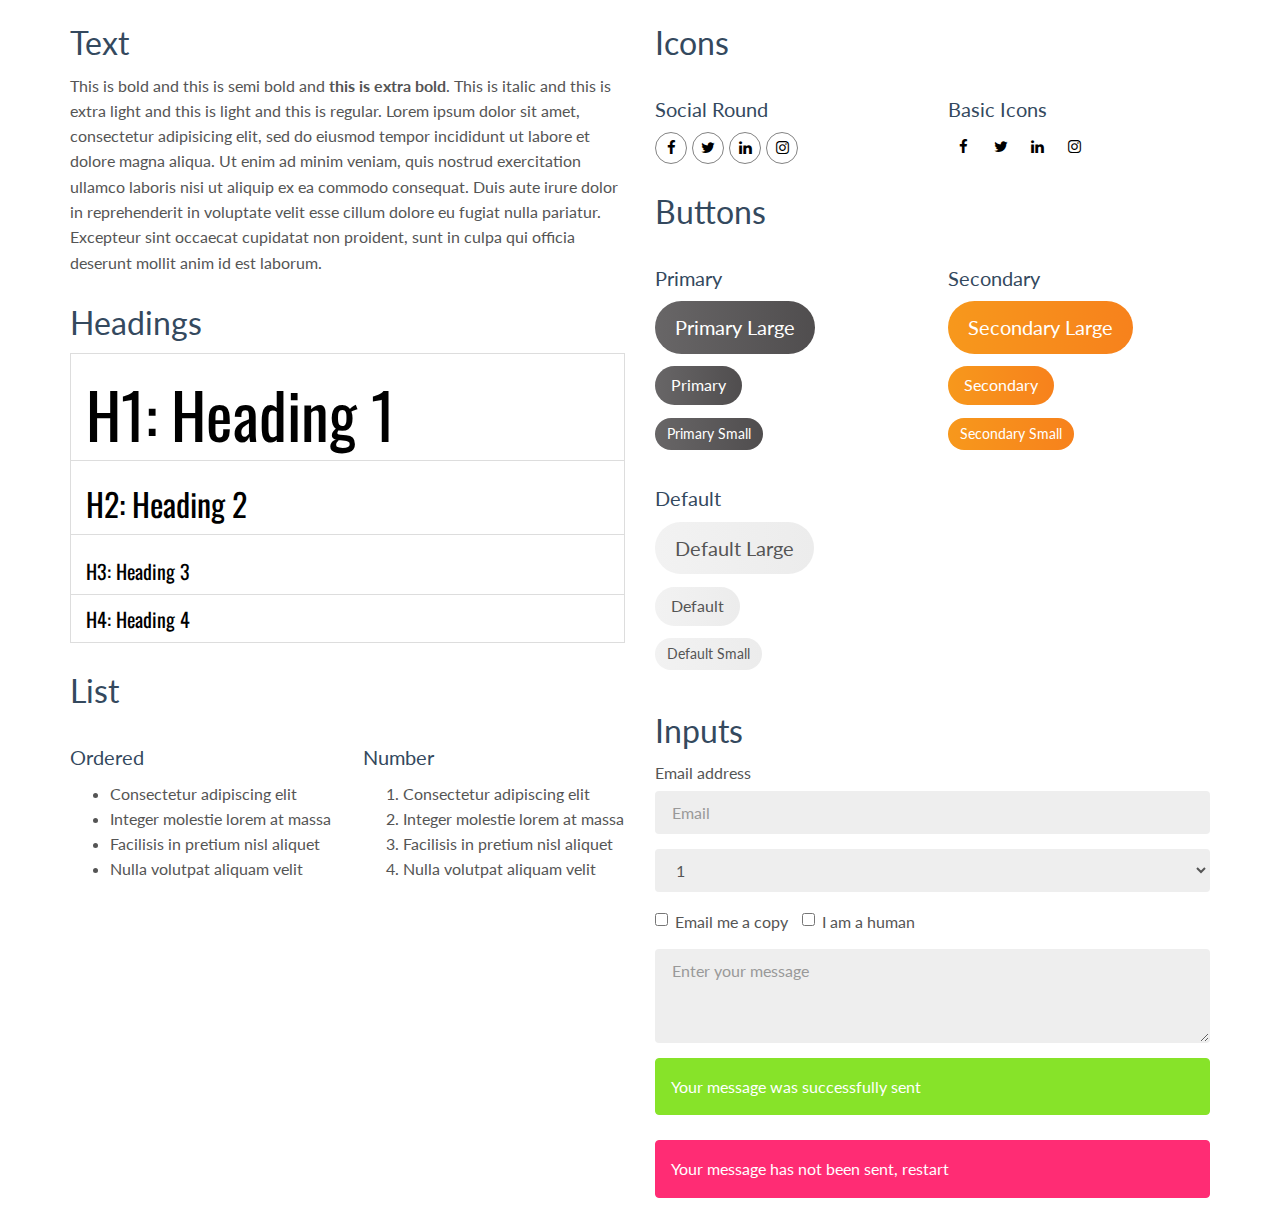
<file: components.html>
<!DOCTYPE html>
<html lang="en">

<head>
  <meta charset="UTF-8">
  <meta content="IE=edge" http-equiv="X-UA-Compatible">
  <meta content="width=device-width,initial-scale=1" name="viewport">
  <meta content="description" name="description">
  <meta name="google" content="notranslate" />
  <meta content="Mashup templates have been developped by Orson.io team" name="author">

  <!-- Disable tap highlight on IE -->
  <meta name="msapplication-tap-highlight" content="no">
  
  <link rel="apple-touch-icon" sizes="180x180" href="./assets/apple-icon-180x180.png">
  <link href="./assets/favicon.ico" rel="icon">

  <title>Title page</title>  

<link href="./main.d8e0d294.css" rel="stylesheet"></head>

<body class="white">


<!-- Add your site or app content here -->
  <div class="container">
    <div class="row">
      <div class="col-xs-12 col-md-6">

        <div class="template-example">
          <h2 class="template-title-example">Text</h2>
          <p>This is bold and this is semi bold and <b>this is extra bold</b>. This is italic and this is extra light and this is light
          and this is regular. Lorem ipsum dolor sit amet, consectetur adipisicing elit, sed do eiusmod
          tempor incididunt ut labore et dolore magna aliqua. Ut enim ad minim veniam,
          quis nostrud exercitation ullamco laboris nisi ut aliquip ex ea commodo
          consequat. Duis aute irure dolor in reprehenderit in voluptate velit esse
          cillum dolore eu fugiat nulla pariatur. Excepteur sint occaecat cupidatat non
          proident, sunt in culpa qui officia deserunt mollit anim id est laborum.
          </p>
        </div>

        <div class="template-example">
          <h2 class="template-title-example">Headings</h2>
          
          <table class="table table-bordered">
            <tr><td><h1>H1: Heading 1</h1></td></tr>
            <tr><td><h2>H2: Heading 2</h2></td></tr>
            <tr><td><h3>H3: Heading 3</h3></td></tr>
            <tr><td><h4>H4: Heading 4</h4></td></tr>
          </table>
          
        </div>

        
        <div class="template-example">
          <h2 class="template-title-example">List</h2>
          <div class="row">
            <div class="col-md-6">
              <h3 class="template-title-example">Ordered</h3>
              <ul>
                <li>Consectetur adipiscing elit</li>
                <li>Integer molestie lorem at massa</li>
                <li>Facilisis in pretium nisl aliquet</li>
                <li>Nulla volutpat aliquam velit</li>
              </ul>
            </div>
            <div class="col-md-6">
              <h3 class="template-title-example">Number</h3>
              <ol>
                <li>Consectetur adipiscing elit</li>
                <li>Integer molestie lorem at massa</li>
                <li>Facilisis in pretium nisl aliquet</li>
                <li>Nulla volutpat aliquam velit</li>
              </ol>
            </div>
          </div>
        </div>
        
      </div>

      <div class="col-xs-12 col-md-6">
        <div class="template-example">
          <h2 class="template-title-example">Icons</h2>
          
          <div class="row">
            <div class="col-md-6">
              <h3 class="template-title-example">Social Round</h2>
              <ul class="list-icons">
                <li>
                  <a href="" class="social-round-icon fa-icon">
                    <i class="fa fa-facebook"></i>
                  </a>
                </li>
                <li>
                  <a href="" class="social-round-icon fa-icon">
                    <i class="fa fa-twitter"></i>
                  </a>
                </li>
                <li>
                  <a href="" class="social-round-icon fa-icon">
                    <i class="fa fa-linkedin"></i>
                  </a>
                </li>
                <li>
                  <a href="" class="social-round-icon fa-icon">
                    <i class="fa fa-instagram"></i>
                  </a>
                </li>
              </ul>
            </div>
            <div class="col-md-6">
               <h3 class="template-title-example">Basic Icons</h2>
                <ul class="list-icons">
                  <li>
                    <span class="fa-icon">
                      <i class="fa fa-facebook"></i>
                    </span>
                  </li>
                  <li>
                    <span class="fa-icon">
                      <i class="fa fa-twitter"></i>
                    </span>
                  </li>
                  <li>
                    <span class="fa-icon">
                      <i class="fa fa-linkedin"></i>
                    </span>
                  </li>
                  <li>
                    <span class="fa-icon">
                      <i class="fa fa-instagram"></i>
                    </span>
                  </li>
                </ul>
            </div>

          </div>


          


        </div>

        <div class="template-example">
          <h2 class="template-title-example">Buttons</h2>
          <div class="row">
            <div class="col-md-6">
              <h3 class="template-title-example">Primary</h2>
              <div class="row">
                  <div class="col-md-6">
                  <p><a href="" class="btn btn-primary btn-lg">Primary Large</a></p>
                  <p><a href="" class="btn btn-primary">Primary </a></p>
                  <p><a href="" class="btn btn-primary btn-sm">Primary Small</a></p>
                </div>
              </div>

              <h3 class="template-title-example">Default</h2>
              <div class="row">
                  <div class="col-md-6">
                  <p><a href="" class="btn btn-default btn-lg">Default Large</a></p>
                  <p><a href="" class="btn btn-default">Default </a></p>
                  <p><a href="" class="btn btn-default btn-sm">Default Small</a></p>
                </div>
              </div>

            </div>

            <div class="col-md-6">
              <h3 class="template-title-example">Secondary</h2>
              <div class="row">
                  <div class="col-md-6">
                  <p><a href="" class="btn btn-info btn-lg">Secondary Large</a></p>
                  <p><a href="" class="btn btn-info">Secondary </a></p>
                  <p><a href="" class="btn btn-info btn-sm">Secondary Small</a></p>
                </div>
              </div>
            </div>
          </div>
        </div>
        
        <div class="template-example">
          <h2 class="template-title-example">Inputs</h2>

            <div class="form-group">
              <label for="exampleInputEmail1">Email address</label>
              <input type="email" class="form-control" id="exampleInputEmail1" placeholder="Email">
            </div>

            <div class="form-group">
              <select class="form-control">
                <option>1</option>
                <option>2</option>
                <option>3</option>
                <option>4</option>
                <option>5</option>
              </select>
            </div>

            <div class="form-group">
              <label class="checkbox-inline">
                <input 
                type="checkbox" id="inlineCheckbox1" value="option1"> Email me a copy
              </label>
              <label class="checkbox-inline">
                <input type="checkbox" id="inlineCheckbox2" value="option2"> I am a human
              </label>
            </div>

            <div class="form-group">
              <textarea class="form-control" rows="3" placeholder="Enter your message"></textarea>
            </div>
            
            <div class="alert alert-success" role="alert">Your message was successfully sent</div>
            <div class="alert alert-danger" role="alert">Your message has not been sent, restart</div>
        </div>




      </div>
    </div>
  </div>

<script type="text/javascript" src="./main.bc58148c.js"></script>
</file>
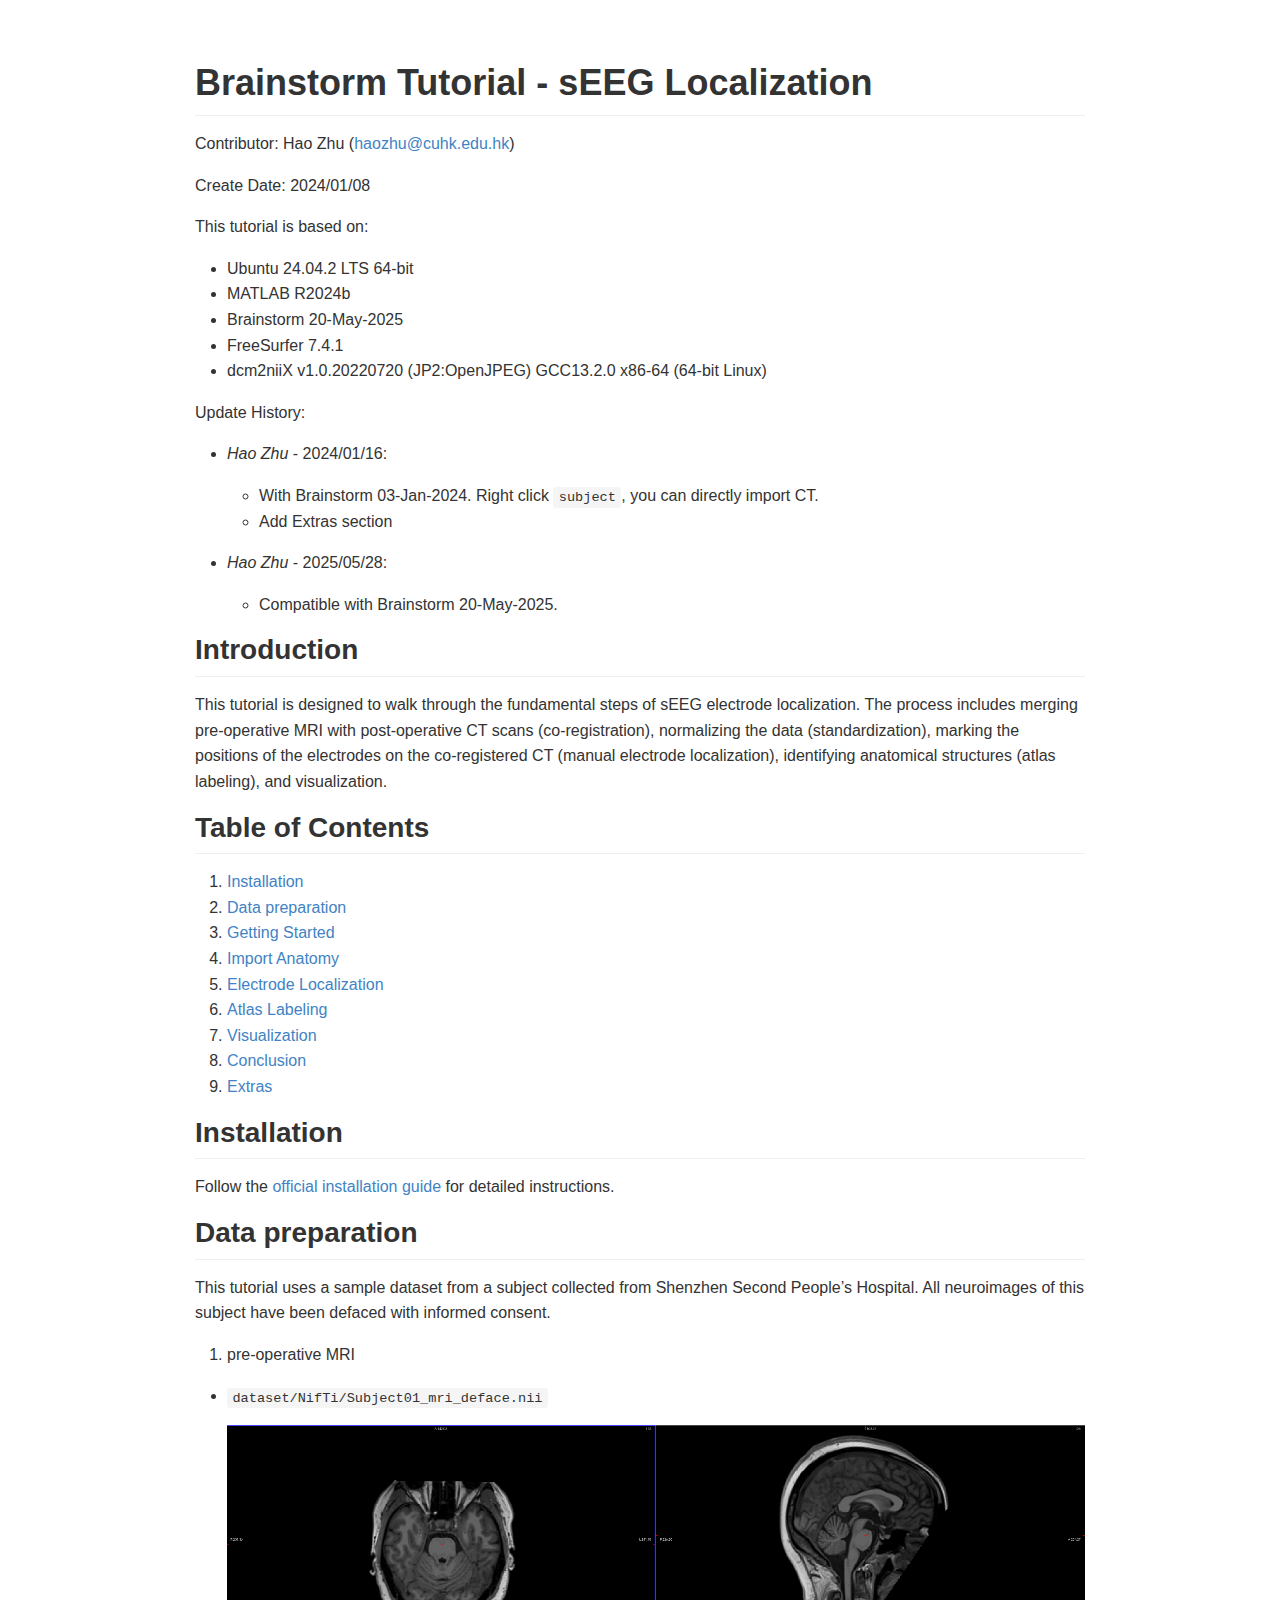
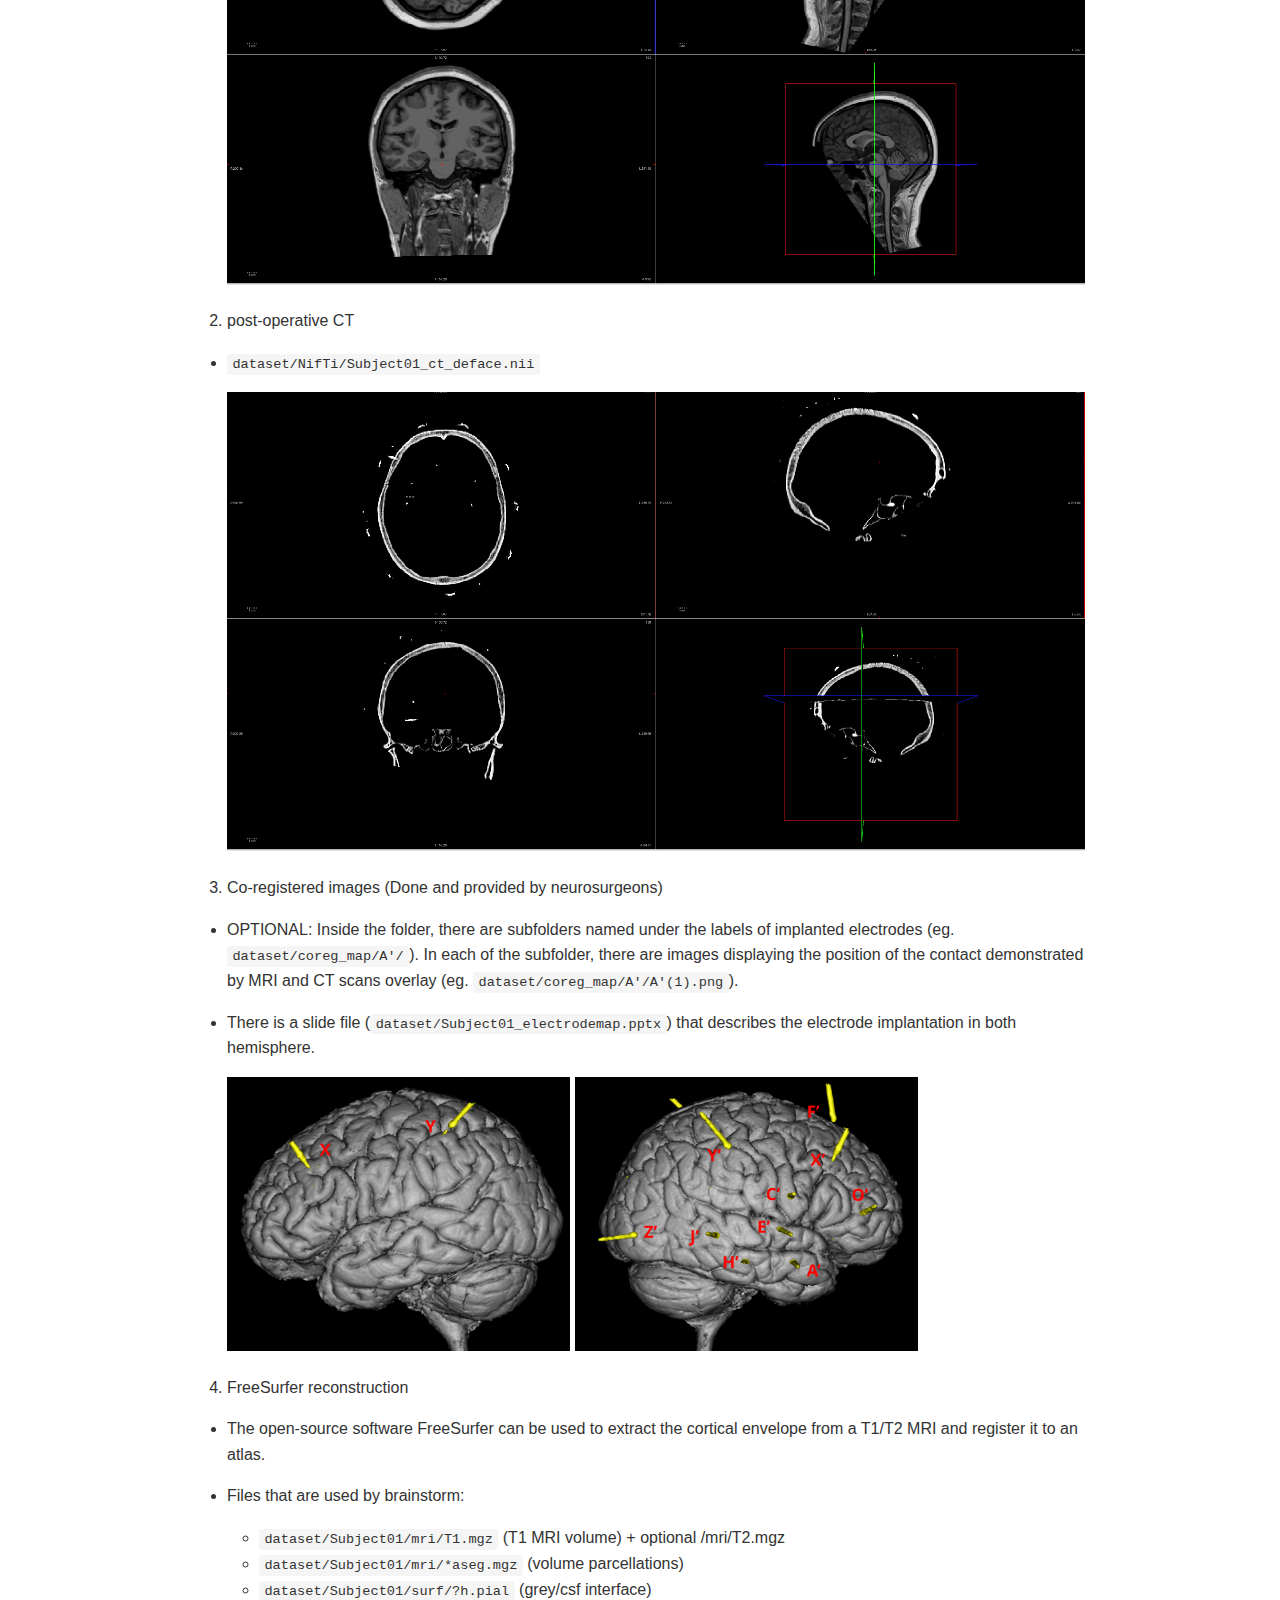
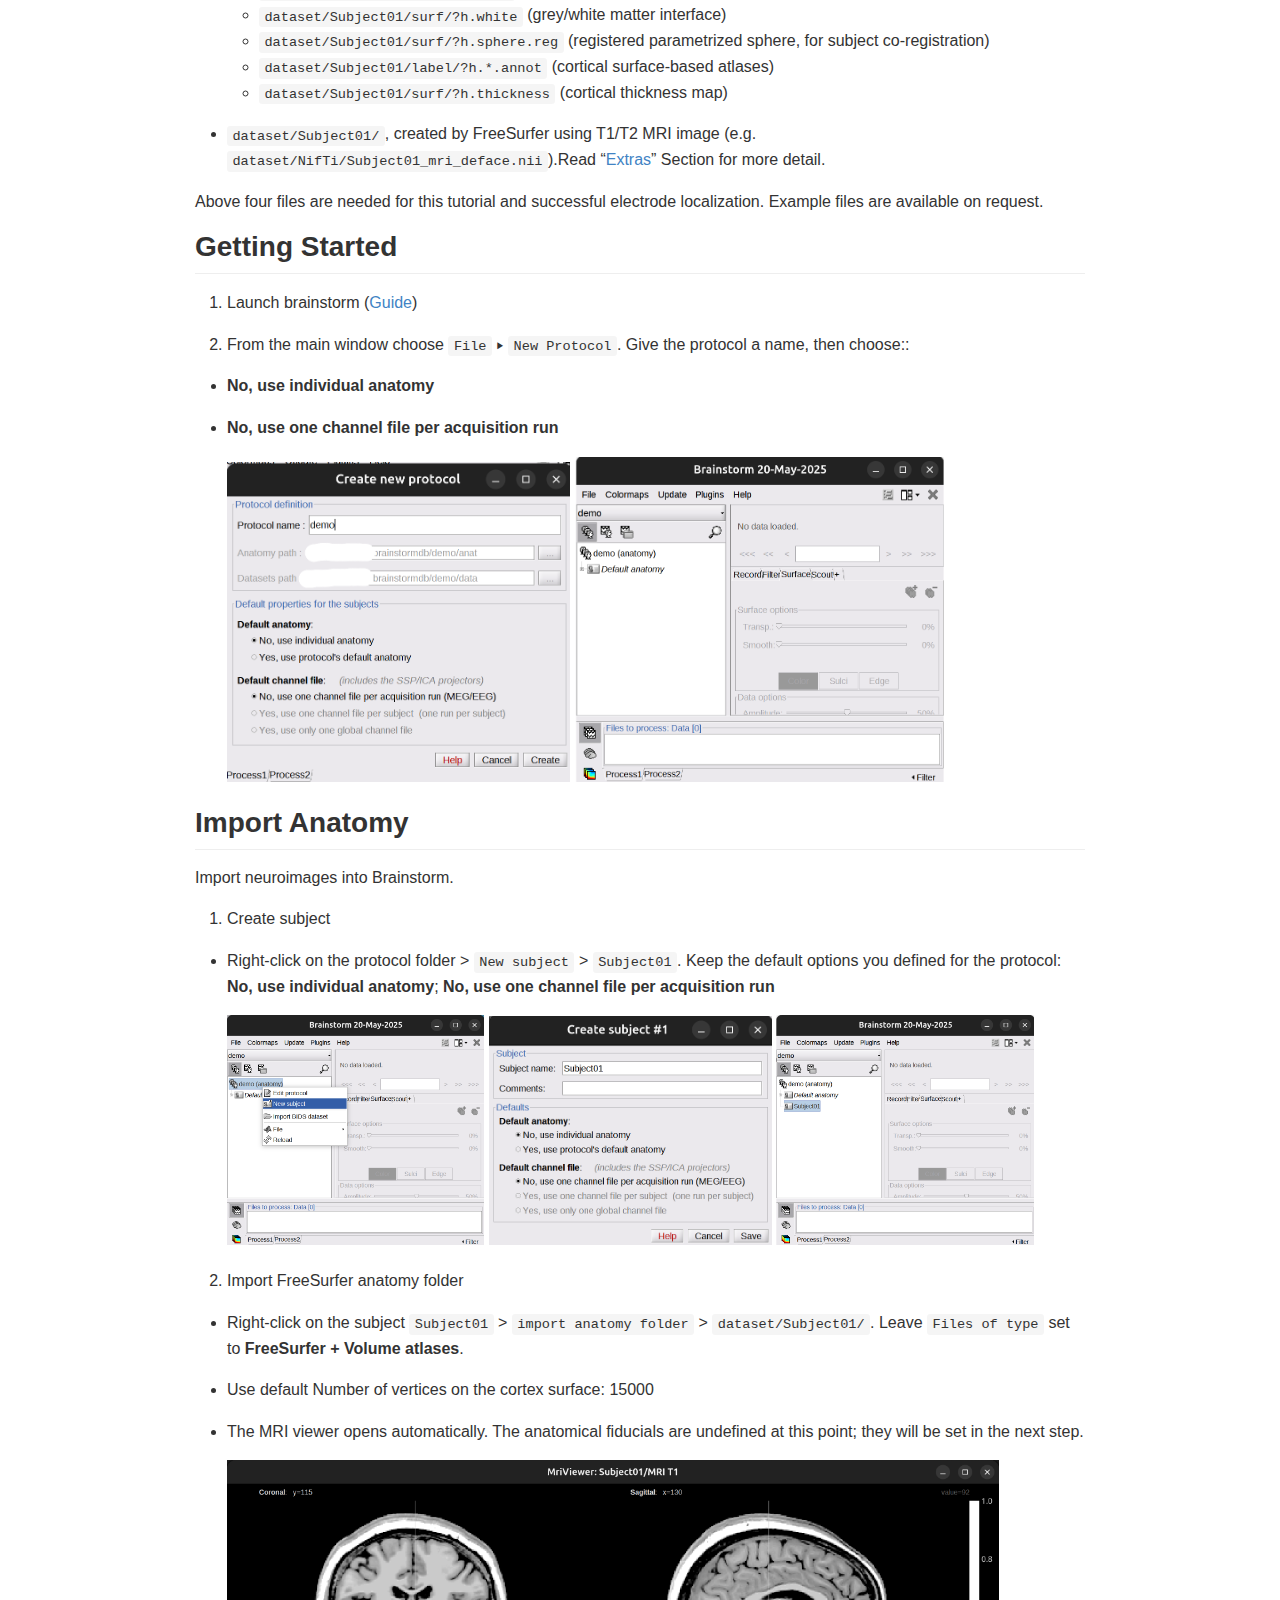
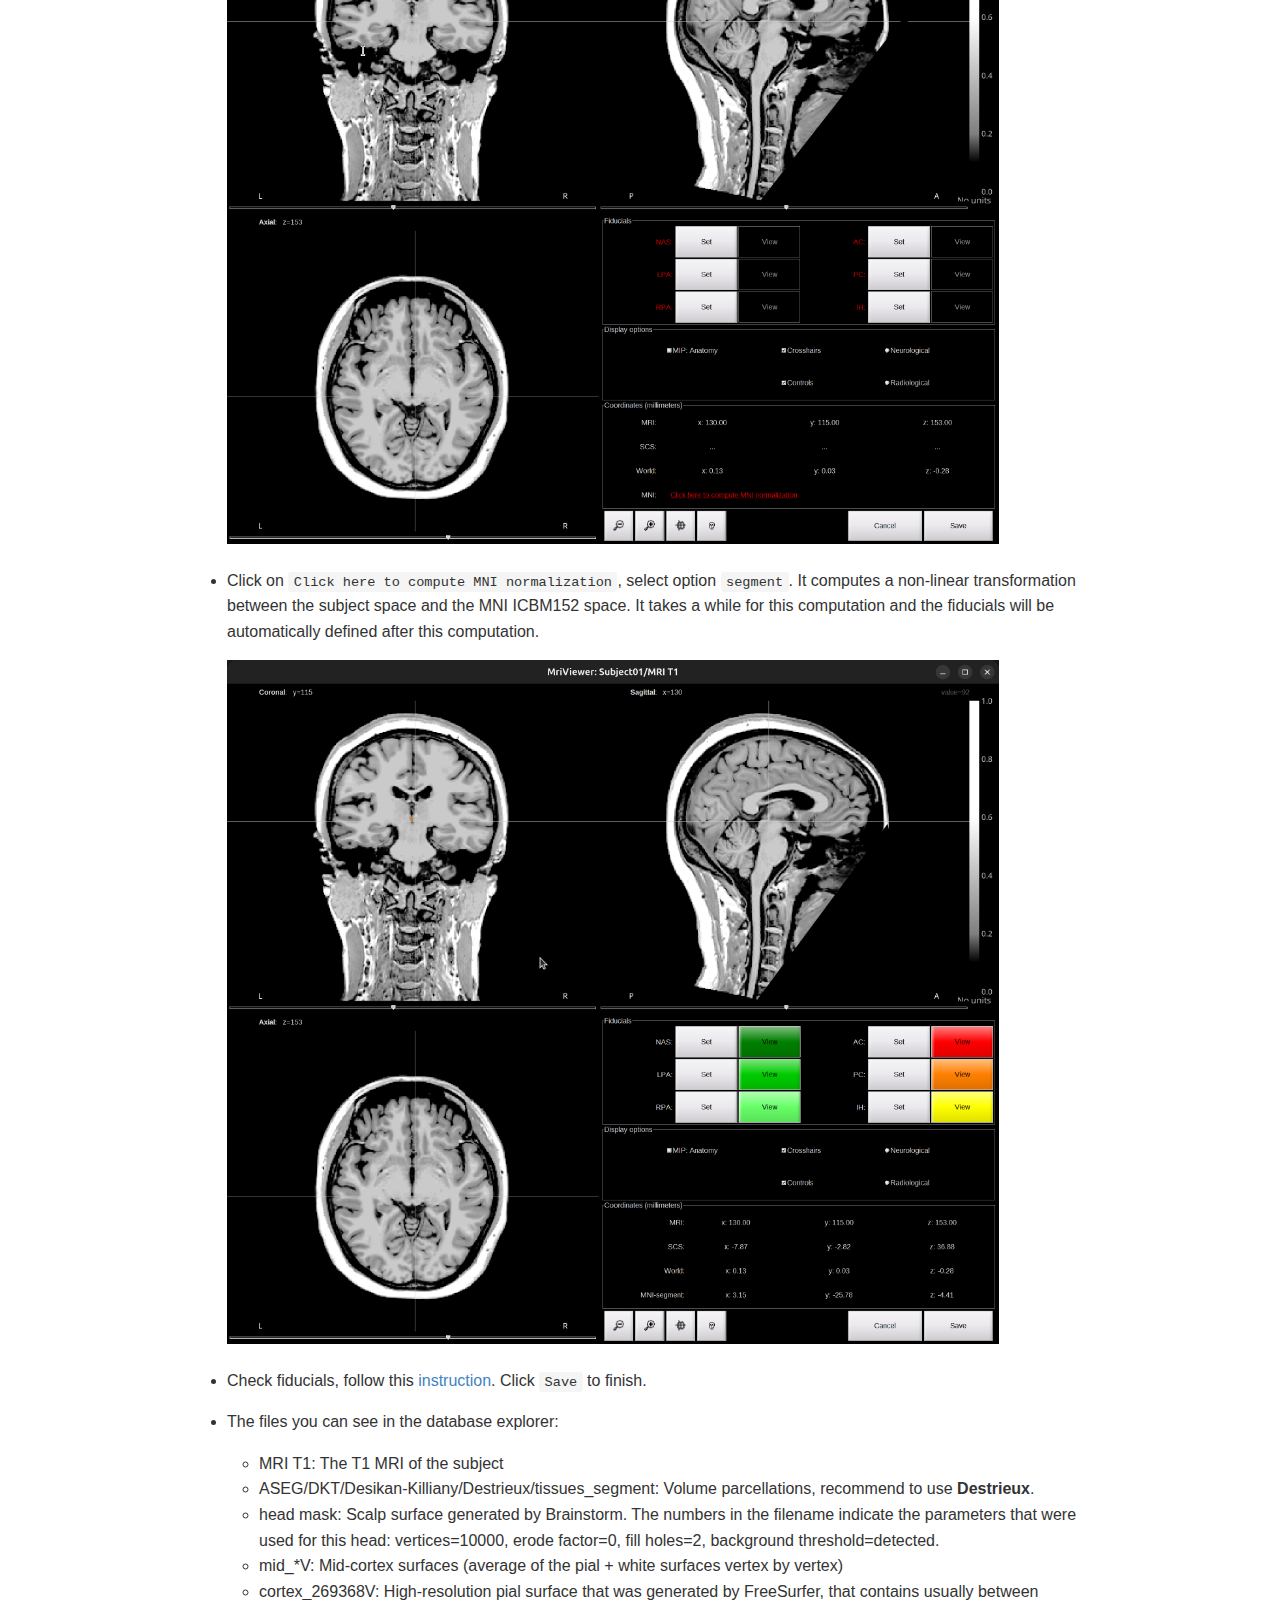
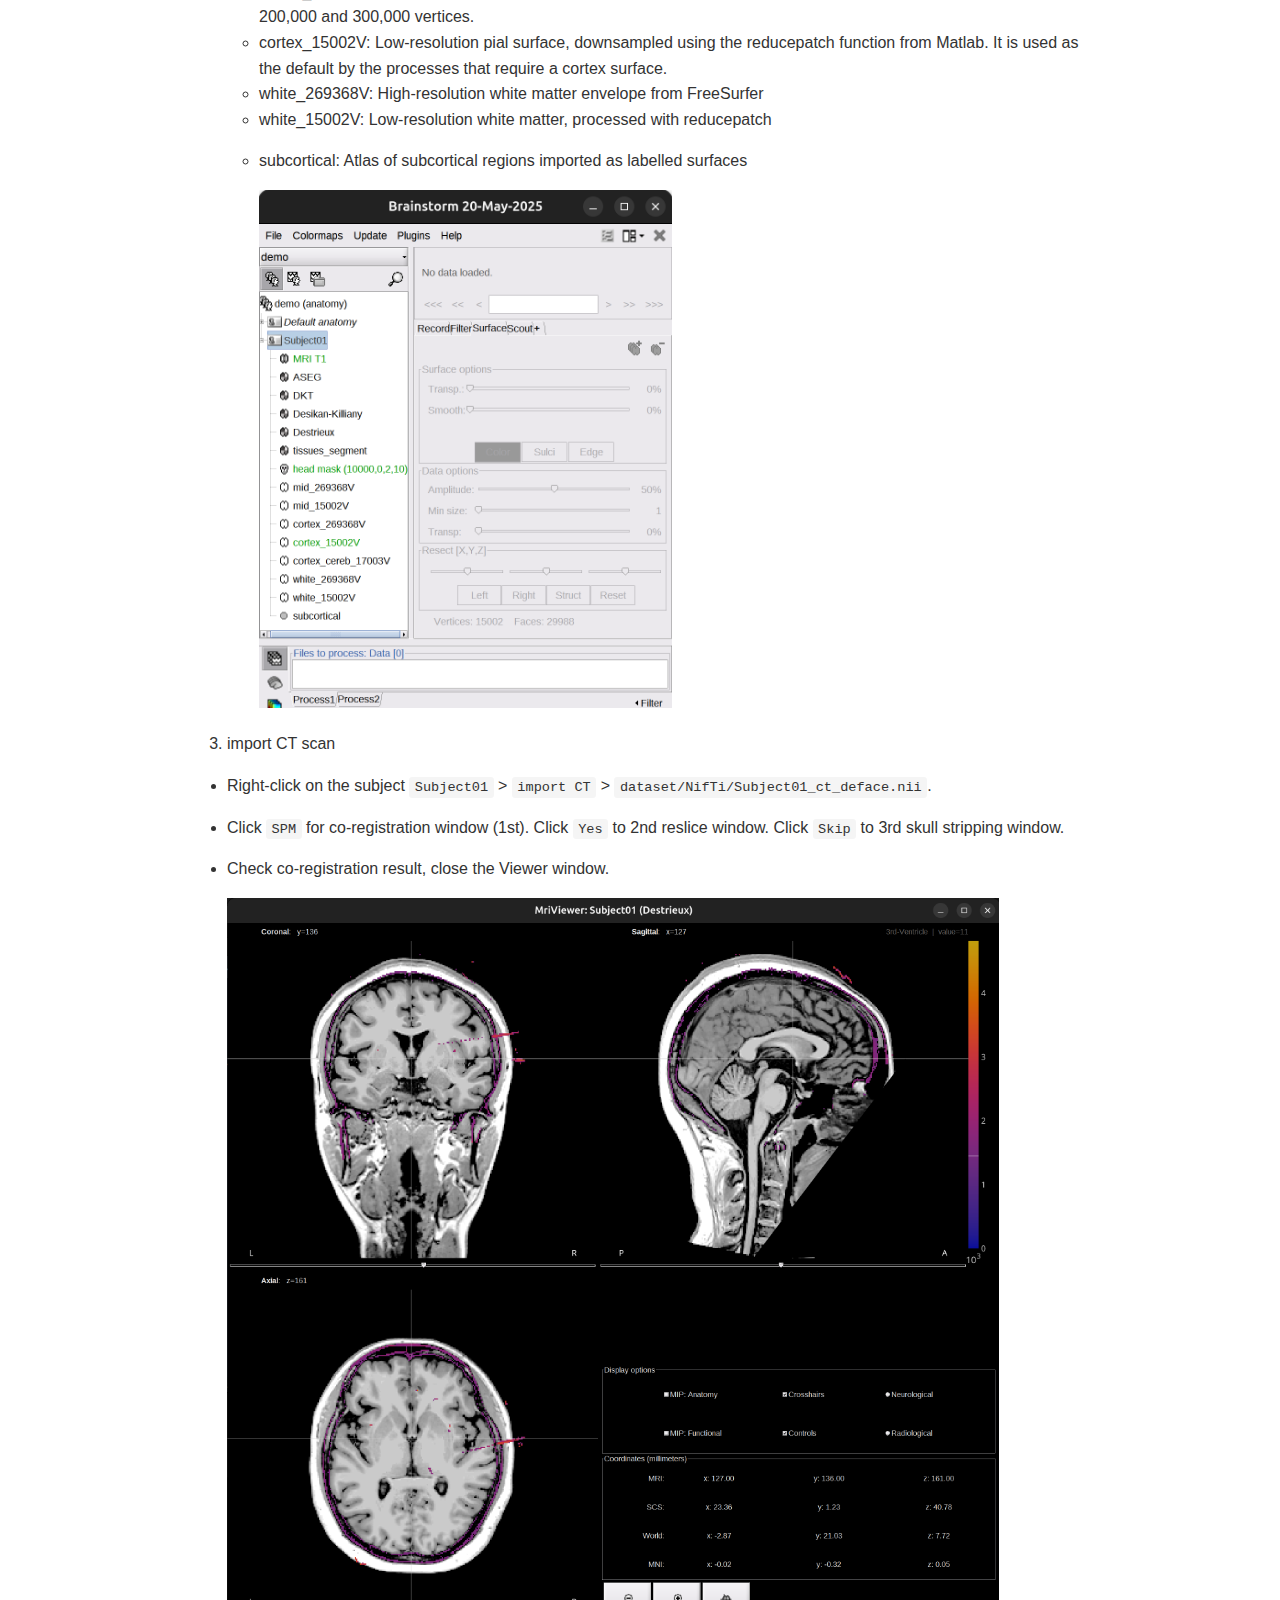
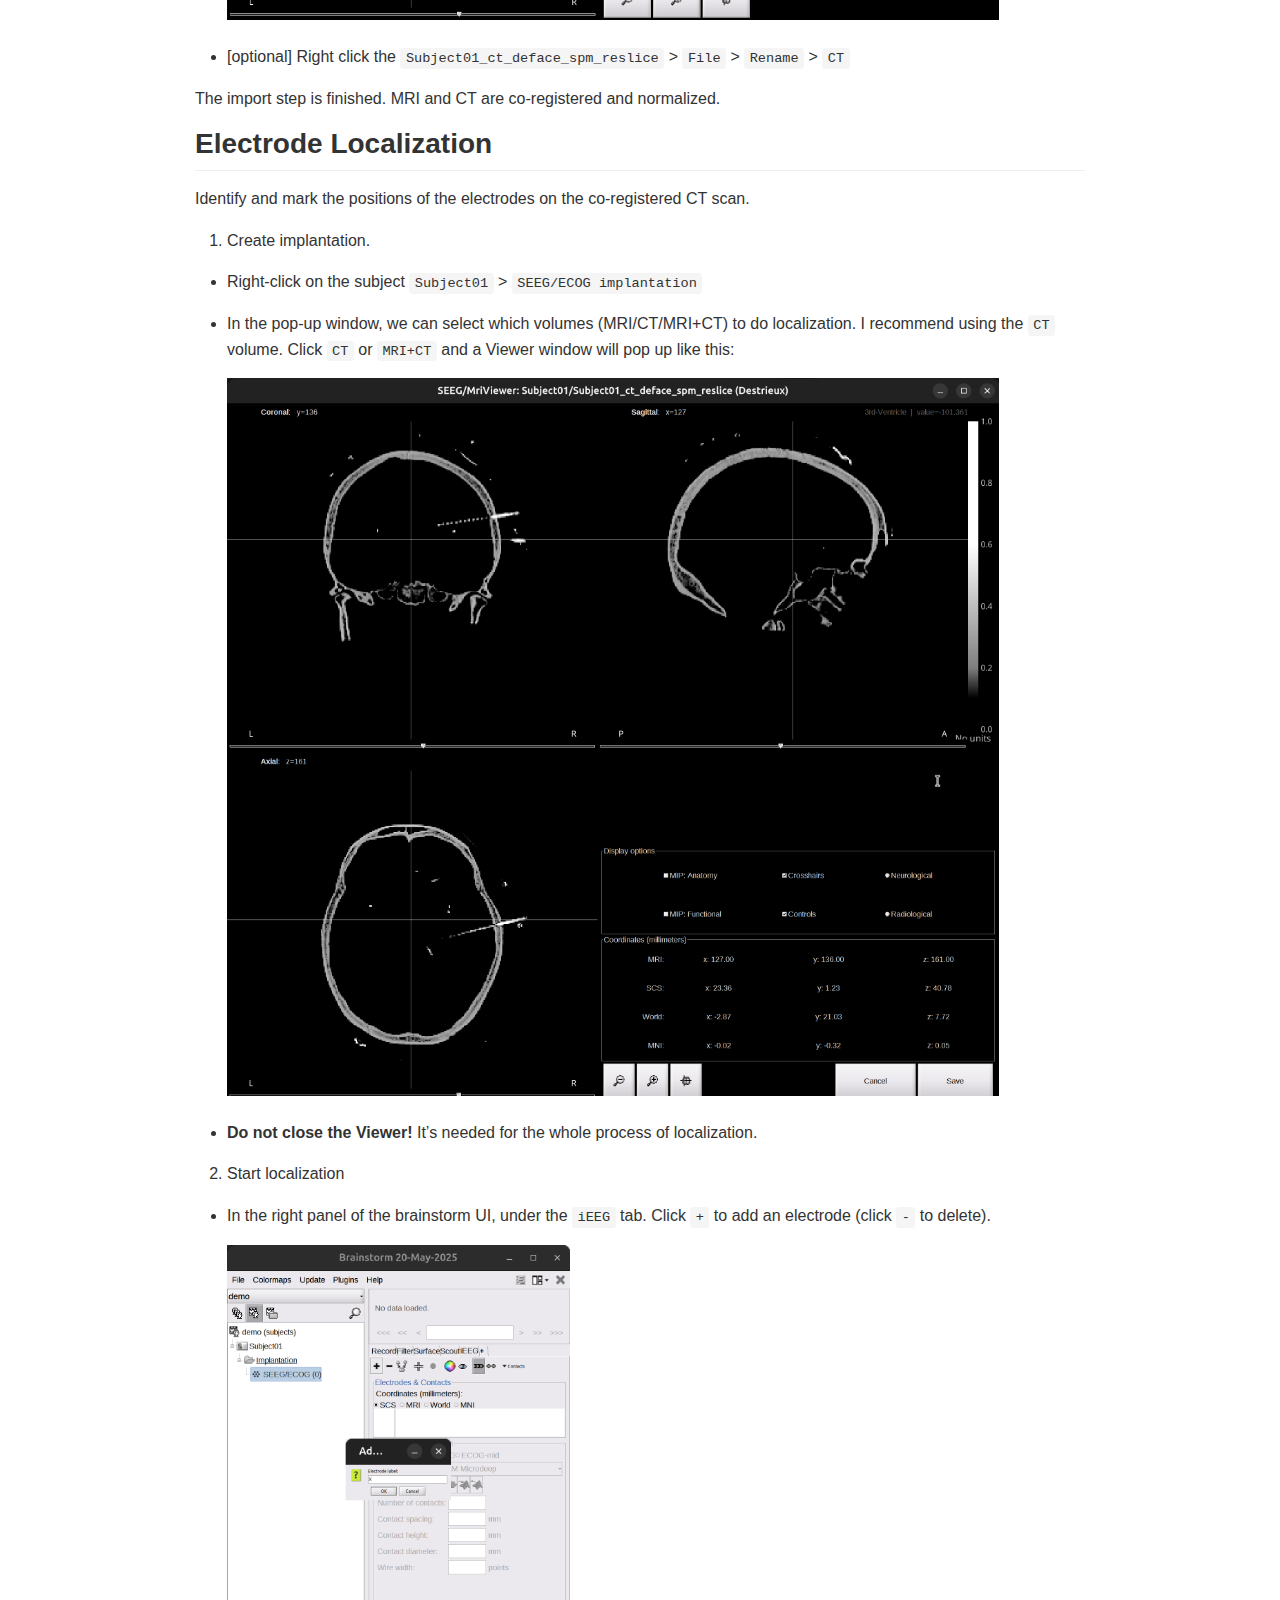
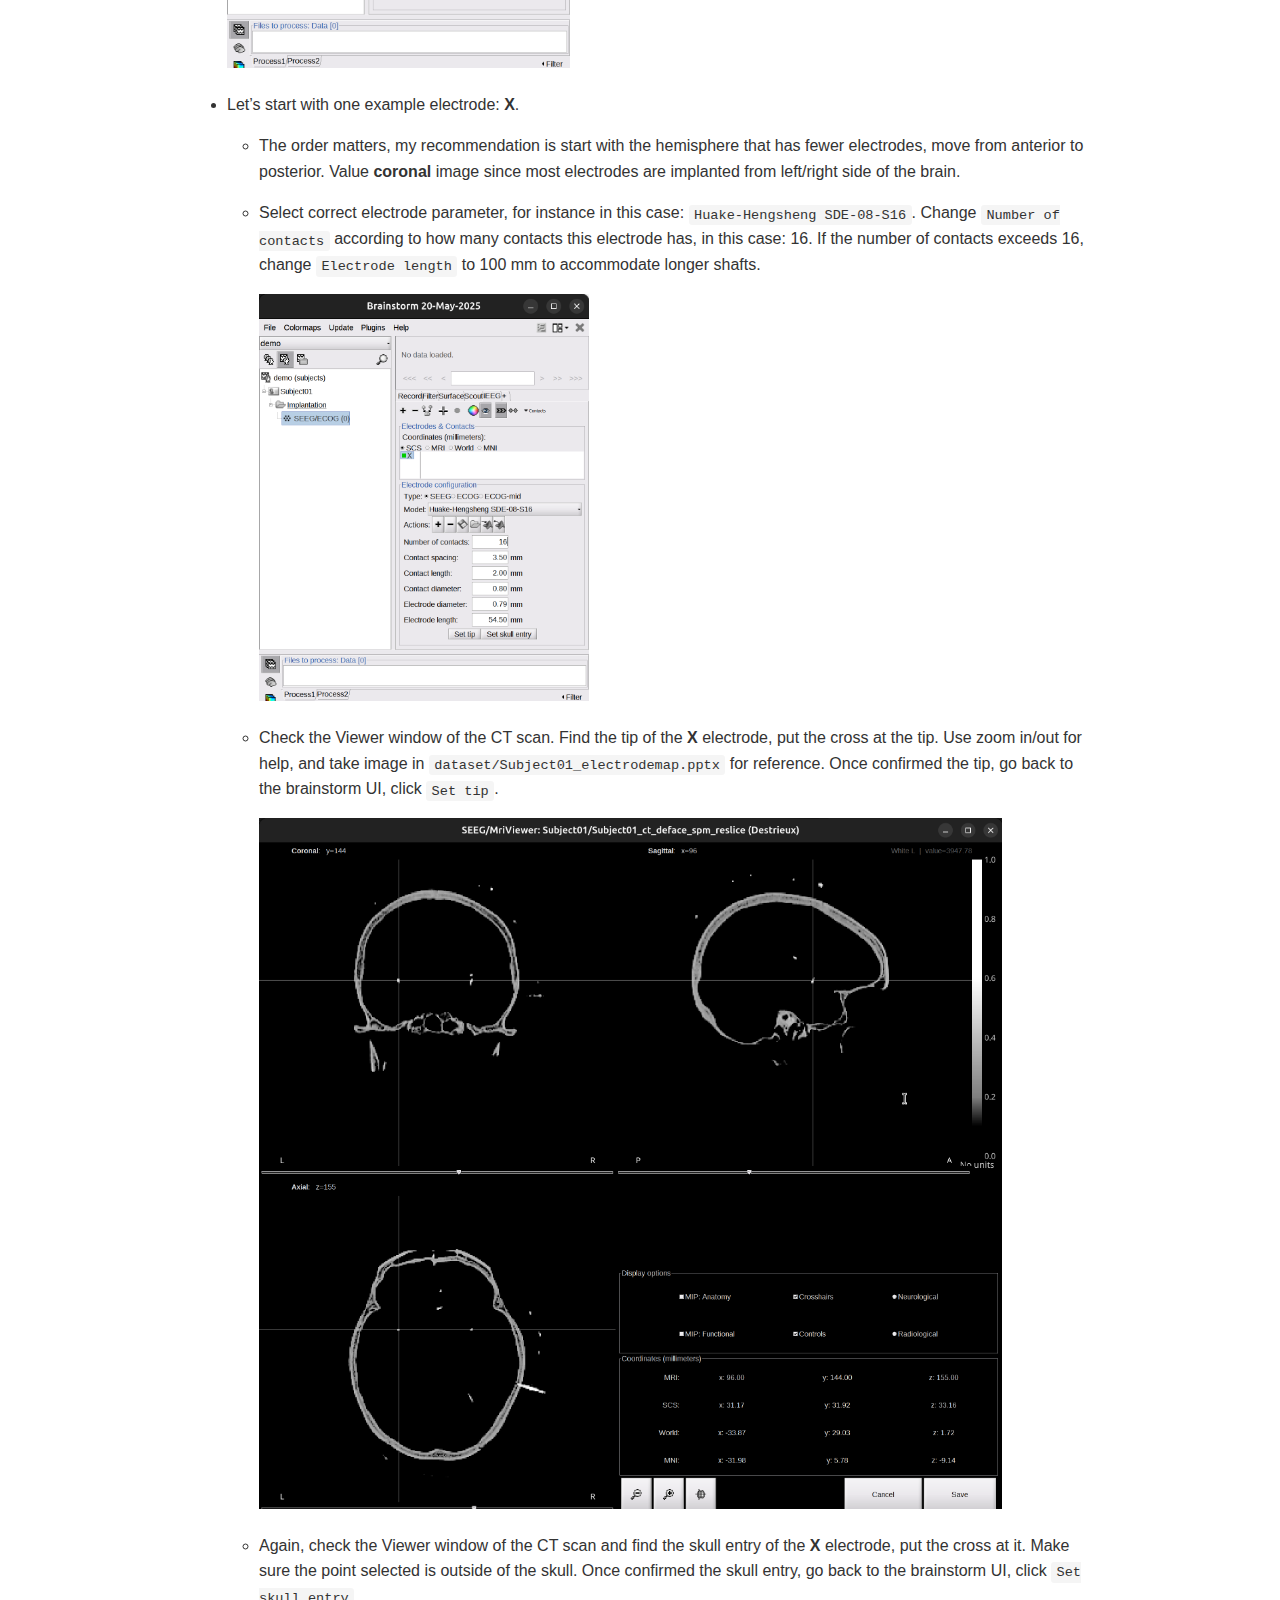
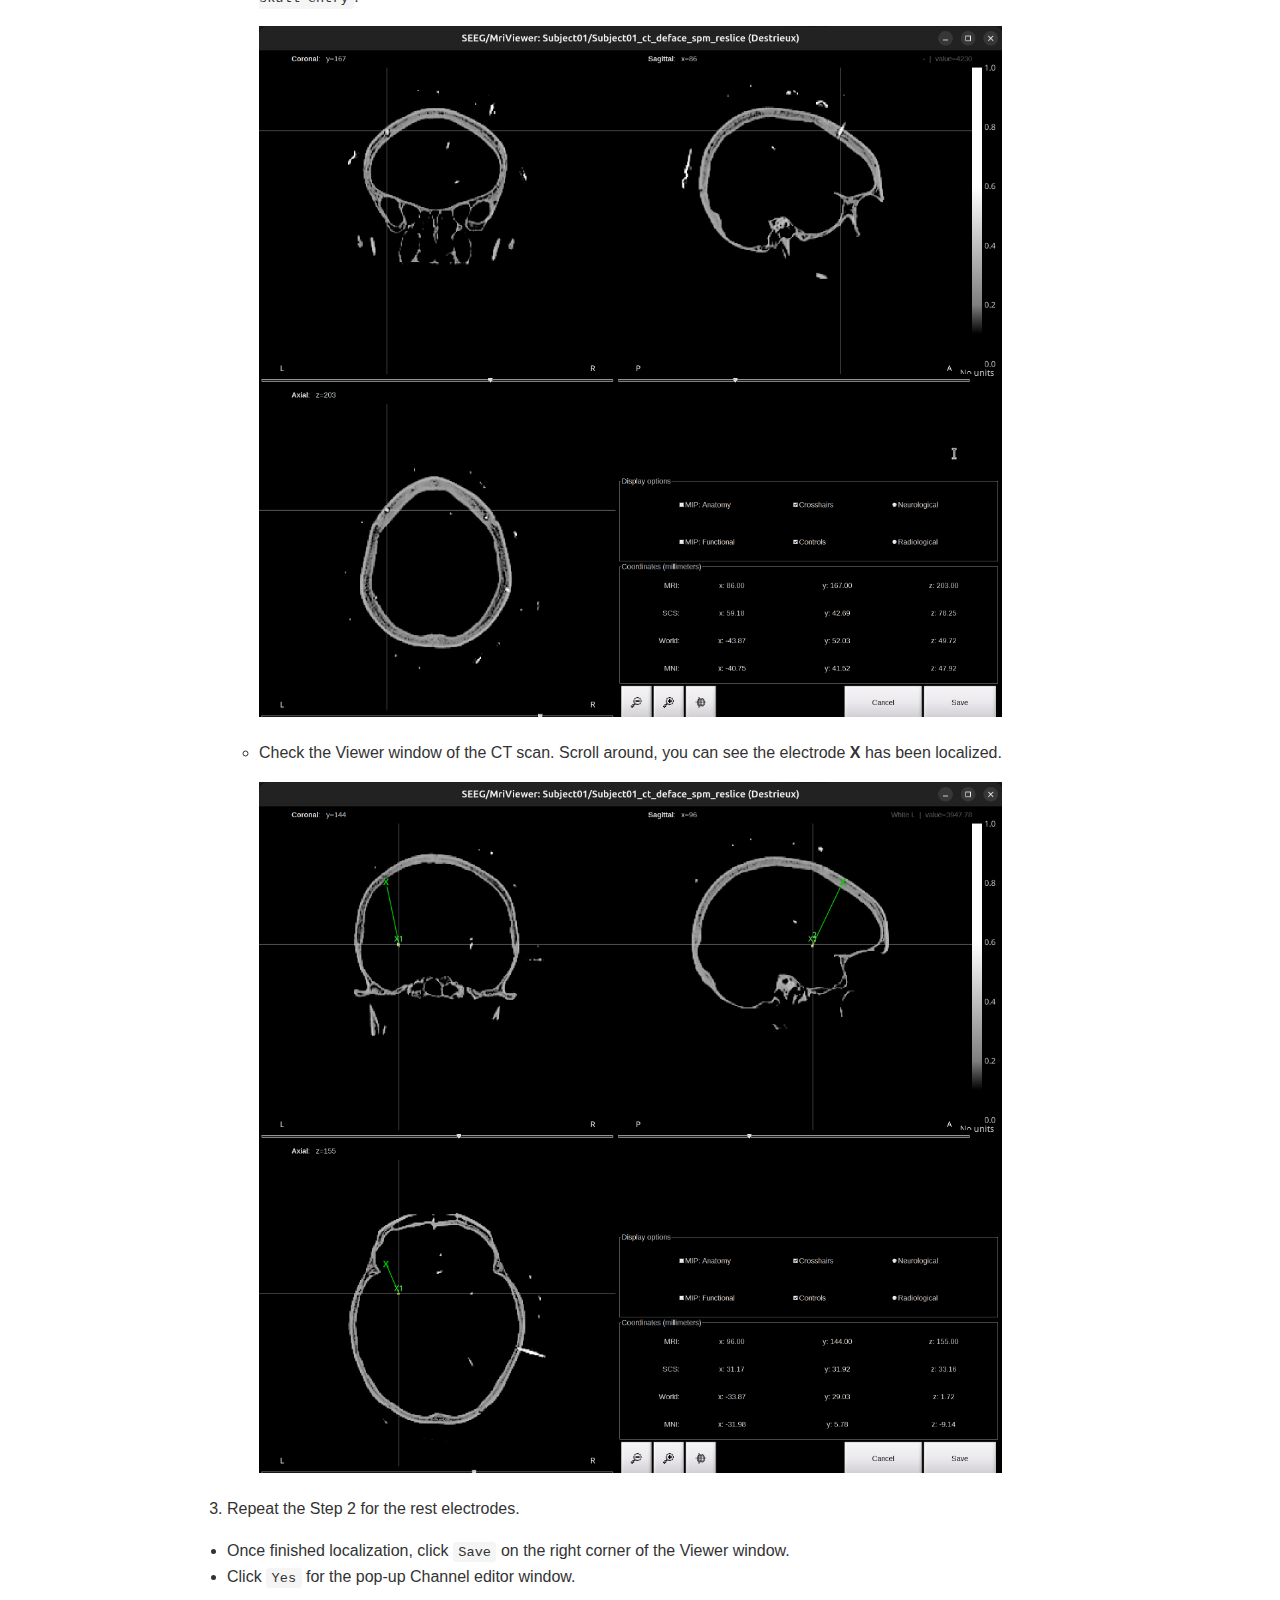
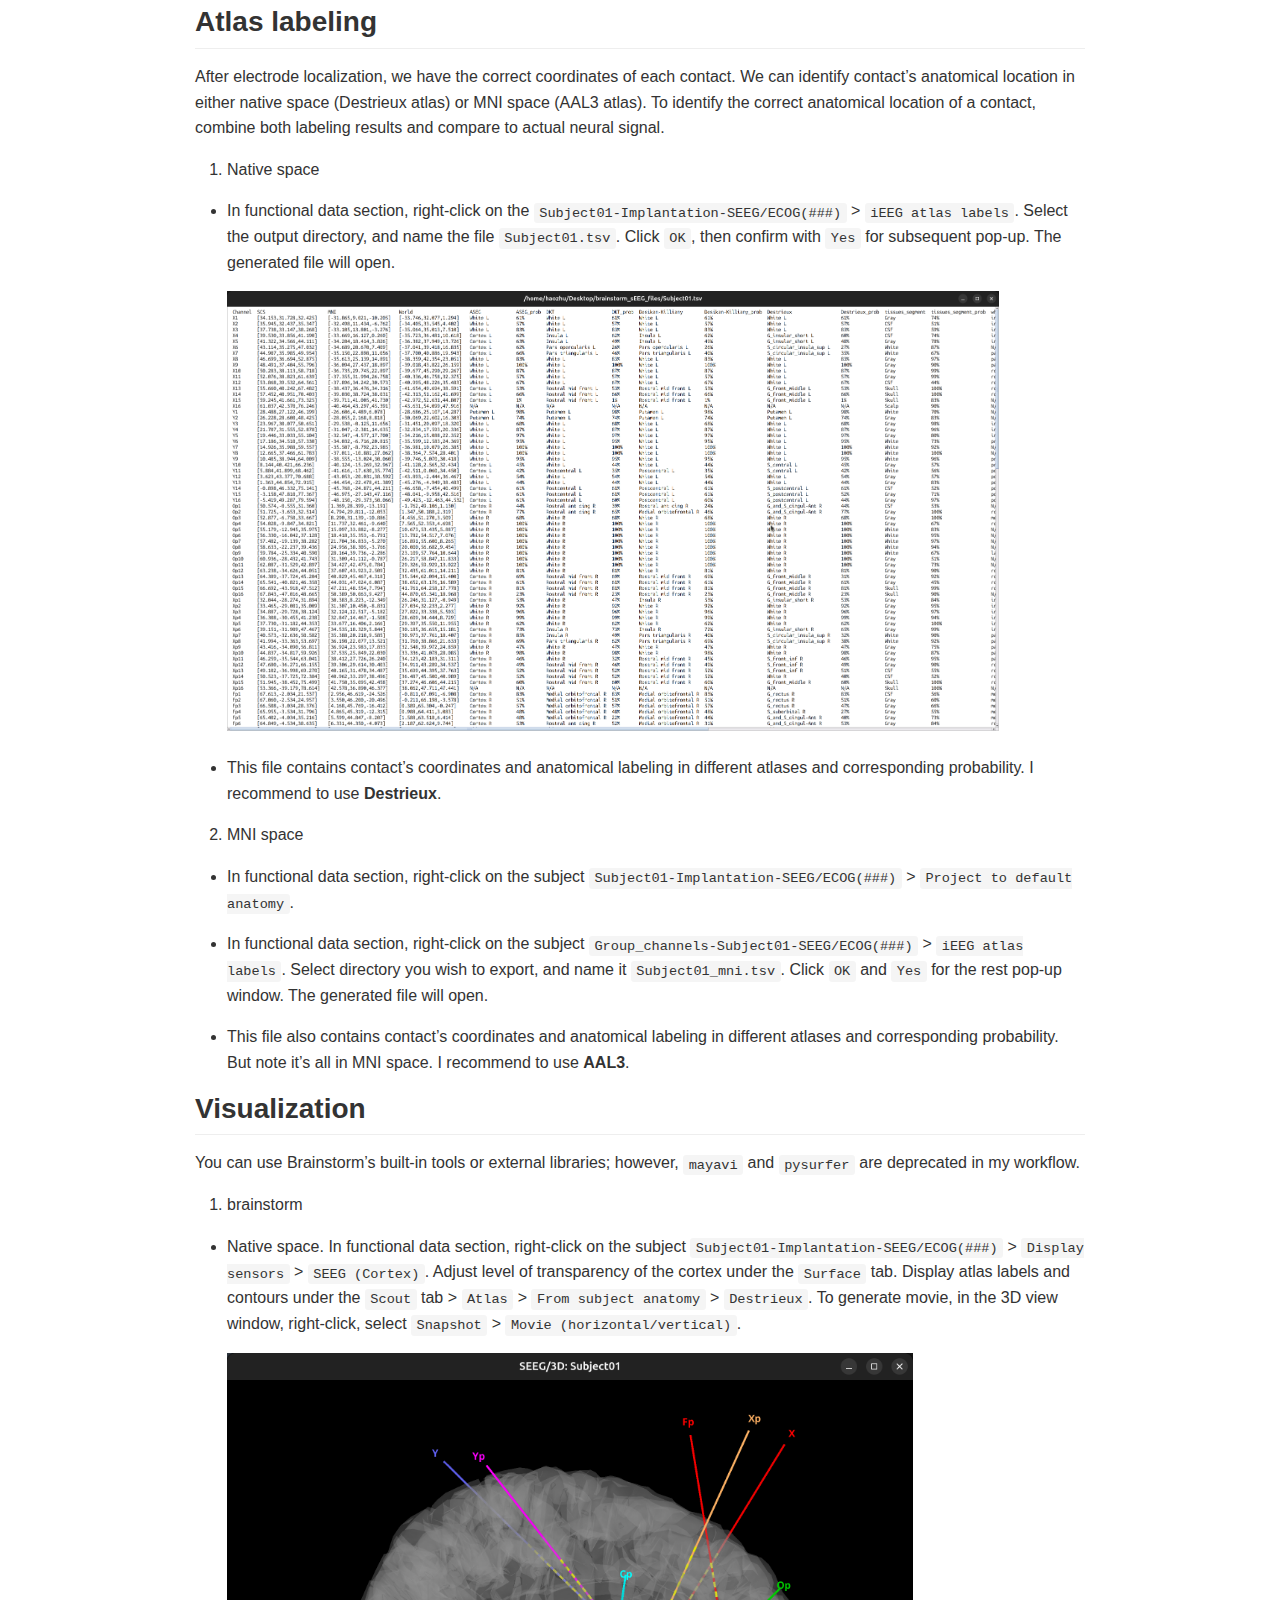
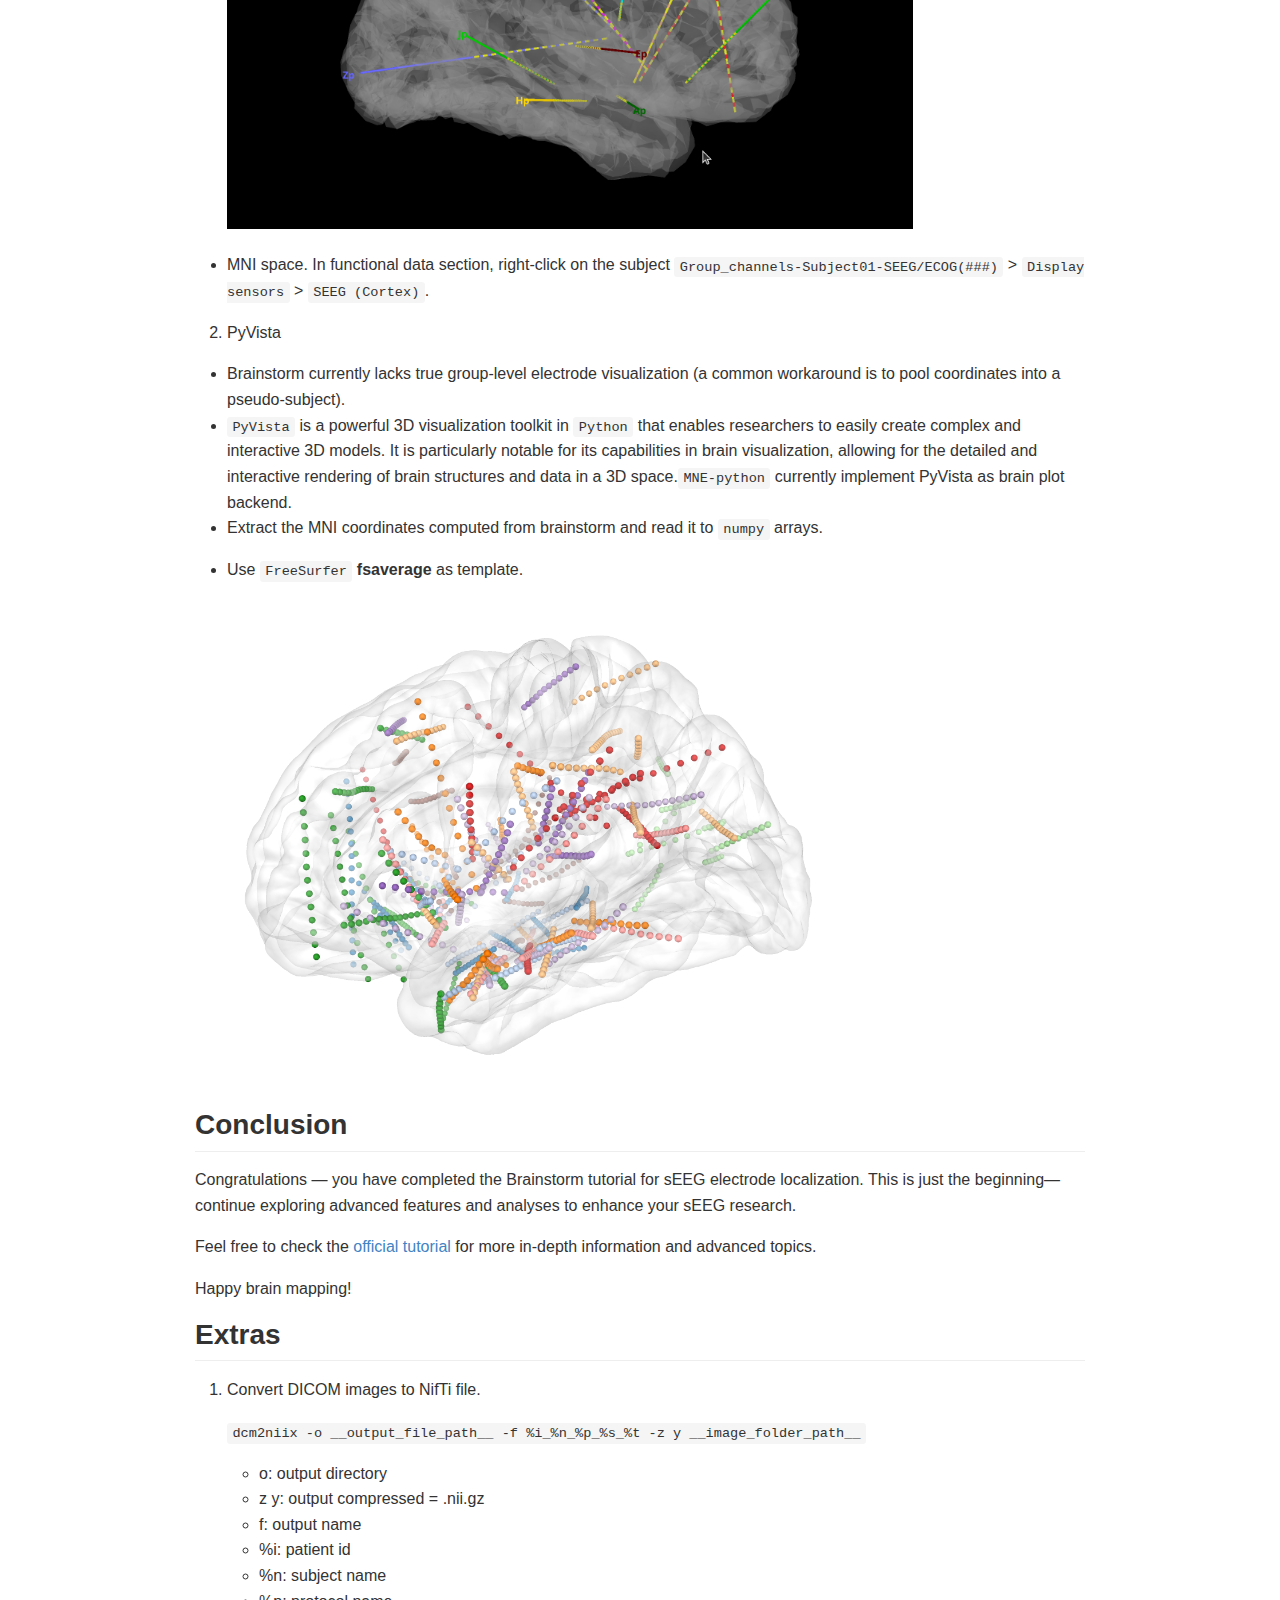
<file: assets/resources/brainstorm_tutorial/brainstorm_sEEG.html>
<!DOCTYPE html><html><head><meta charset="utf-8"><meta name="viewport" content="width=device-width, initial-scale=1"><style>body {
  max-width: 980px;
  margin: 16px auto;
}

body .markdown-body
{
  padding: 45px;
}

@font-face {
  font-family: fontawesome-mini;
  src: url([data-uri]) format('woff');
}

.markdown-body {
  font-family: sans-serif;
  -ms-text-size-adjust: 100%;
  -webkit-text-size-adjust: 100%;
  color: #333333;
  overflow: hidden;
  font-family: "Helvetica Neue", Helvetica, "Segoe UI", Arial, freesans, sans-serif;
  font-size: 16px;
  line-height: 1.6;
  word-wrap: break-word;
}

.markdown-body a {
  background: transparent;
}

.markdown-body a:active,
.markdown-body a:hover {
  outline: 0;
}

.markdown-body b,
.markdown-body strong {
  font-weight: bold;
}

.markdown-body mark {
  background: #ff0;
  color: #000;
  font-style: italic;
  font-weight: bold;
}

.markdown-body sub,
.markdown-body sup {
  font-size: 75%;
  line-height: 0;
  position: relative;
  vertical-align: baseline;
}
.markdown-body sup {
  top: -0.5em;
}
.markdown-body sub {
  bottom: -0.25em;
}

.markdown-body h1 {
  font-size: 2em;
  margin: 0.67em 0;
}

.markdown-body img {
  border: 0;
}

.markdown-body hr {
  -moz-box-sizing: content-box;
  box-sizing: content-box;
  height: 0;
}

.markdown-body pre {
  overflow: auto;
}

.markdown-body code,
.markdown-body kbd,
.markdown-body pre,
.markdown-body samp {
  font-family: monospace, monospace;
  font-size: 1em;
}

.markdown-body input {
  color: inherit;
  font: inherit;
  margin: 0;
}

.markdown-body html input[disabled] {
  cursor: default;
}

.markdown-body input {
  line-height: normal;
}

.markdown-body input[type="checkbox"] {
  box-sizing: border-box;
  padding: 0;
}

.markdown-body table {
  border-collapse: collapse;
  border-spacing: 0;
}

.markdown-body td,
.markdown-body th {
  padding: 0;
}

.markdown-body .codehilitetable,
.markdown-body .highlighttable {
  border: 0;
  border-spacing: 0;
}

.markdown-body .codehilitetable tr,
.markdown-body .highlighttable {
  border: 0;
}

.markdown-body .codehilitetable pre,
.markdown-body .codehilitetable div.codehilite,
.markdown-body .highlighttable pre,
.markdown-body .highlighttable div.highlight {
  margin: 0;
}

.markdown-body .linenos,
.markdown-body .code,
.markdown-body .codehilitetable td,
.markdown-body .highlighttable td {
  border: 0;
  padding: 0;
}

.markdown-body td:not(.linenos) .linenodiv {
  padding: 0 !important;
}

.markdown-body .code {
  width: 100%;
}

.markdown-body .linenos div pre,
.markdown-body .linenodiv pre,
.markdown-body .linenodiv {
  border: 0;
  -webkit-border-radius: 0;
  -moz-border-radius: 0;
  border-radius: 0;
  -webkit-border-top-left-radius: 3px;
  -webkit-border-bottom-left-radius: 3px;
  -moz-border-radius-topleft: 3px;
  -moz-border-radius-bottomleft: 3px;
  border-top-left-radius: 3px;
  border-bottom-left-radius: 3px;
}

.markdown-body .code div pre,
.markdown-body .code div {
  border: 0;
  -webkit-border-radius: 0;
  -moz-border-radius: 0;
  border-radius: 0;
  -webkit-border-top-right-radius: 3px;
  -webkit-border-bottom-right-radius: 3px;
  -moz-border-radius-topright: 3px;
  -moz-border-radius-bottomright: 3px;
  border-top-right-radius: 3px;
  border-bottom-right-radius: 3px;
}

.markdown-body * {
  -moz-box-sizing: border-box;
  box-sizing: border-box;
}

.markdown-body input {
  font: 13px Helvetica, arial, freesans, clean, sans-serif, "Segoe UI Emoji", "Segoe UI Symbol";
  line-height: 1.4;
}

.markdown-body a {
  color: #4183c4;
  text-decoration: none;
}

.markdown-body a:hover,
.markdown-body a:focus,
.markdown-body a:active {
  text-decoration: underline;
}

.markdown-body hr {
  height: 0;
  margin: 15px 0;
  overflow: hidden;
  background: transparent;
  border: 0;
  border-bottom: 1px solid #ddd;
}

.markdown-body hr:before,
.markdown-body hr:after {
  display: table;
  content: " ";
}

.markdown-body hr:after {
  clear: both;
}

.markdown-body h1,
.markdown-body h2,
.markdown-body h3,
.markdown-body h4,
.markdown-body h5,
.markdown-body h6 {
  margin-top: 15px;
  margin-bottom: 15px;
  line-height: 1.1;
}

.markdown-body h1 {
  font-size: 30px;
}

.markdown-body h2 {
  font-size: 21px;
}

.markdown-body h3 {
  font-size: 16px;
}

.markdown-body h4 {
  font-size: 14px;
}

.markdown-body h5 {
  font-size: 12px;
}

.markdown-body h6 {
  font-size: 11px;
}

.markdown-body blockquote {
  margin: 0;
}

.markdown-body ul,
.markdown-body ol {
  padding: 0;
  margin-top: 0;
  margin-bottom: 0;
}

.markdown-body ol ol,
.markdown-body ul ol {
  list-style-type: lower-roman;
}

.markdown-body ul ul ol,
.markdown-body ul ol ol,
.markdown-body ol ul ol,
.markdown-body ol ol ol {
  list-style-type: lower-alpha;
}

.markdown-body dd {
  margin-left: 0;
}

.markdown-body code,
.markdown-body pre,
.markdown-body samp {
  font-family: Consolas, "Liberation Mono", Menlo, Courier, monospace;
  font-size: 12px;
}

.markdown-body pre {
  margin-top: 0;
  margin-bottom: 0;
}

.markdown-body kbd {
  background-color: #e7e7e7;
  background-image: -moz-linear-gradient(#fefefe, #e7e7e7);
  background-image: -webkit-linear-gradient(#fefefe, #e7e7e7);
  background-image: linear-gradient(#fefefe, #e7e7e7);
  background-repeat: repeat-x;
  border-radius: 2px;
  border: 1px solid #cfcfcf;
  color: #000;
  padding: 3px 5px;
  line-height: 10px;
  font: 11px Consolas, "Liberation Mono", Menlo, Courier, monospace;
  display: inline-block;
}

.markdown-body>*:first-child {
  margin-top: 0 !important;
}

.markdown-body>*:last-child {
  margin-bottom: 0 !important;
}

.markdown-body .headerlink {
  font: normal 400 16px fontawesome-mini;
  vertical-align: middle;
  margin-left: -16px;
  float: left;
  display: inline-block;
  text-decoration: none;
  opacity: 0;
  color: #333;
}

.markdown-body .headerlink:focus {
  outline: none;
}

.markdown-body h1 .headerlink {
  margin-top: 0.8rem;
}

.markdown-body h2 .headerlink,
.markdown-body h3 .headerlink {
  margin-top: 0.6rem;
}

.markdown-body h4 .headerlink {
  margin-top: 0.2rem;
}

.markdown-body h5 .headerlink,
.markdown-body h6 .headerlink {
  margin-top: 0;
}

.markdown-body .headerlink:hover,
.markdown-body h1:hover .headerlink,
.markdown-body h2:hover .headerlink,
.markdown-body h3:hover .headerlink,
.markdown-body h4:hover .headerlink,
.markdown-body h5:hover .headerlink,
.markdown-body h6:hover .headerlink {
  opacity: 1;
  text-decoration: none;
}

.markdown-body h1 {
  padding-bottom: 0.3em;
  font-size: 2.25em;
  line-height: 1.2;
  border-bottom: 1px solid #eee;
}

.markdown-body h2 {
  padding-bottom: 0.3em;
  font-size: 1.75em;
  line-height: 1.225;
  border-bottom: 1px solid #eee;
}

.markdown-body h3 {
  font-size: 1.5em;
  line-height: 1.43;
}

.markdown-body h4 {
  font-size: 1.25em;
}

.markdown-body h5 {
  font-size: 1em;
}

.markdown-body h6 {
  font-size: 1em;
  color: #777;
}

.markdown-body p,
.markdown-body blockquote,
.markdown-body ul,
.markdown-body ol,
.markdown-body dl,
.markdown-body table,
.markdown-body pre,
.markdown-body .admonition {
  margin-top: 0;
  margin-bottom: 16px;
}

.markdown-body hr {
  height: 4px;
  padding: 0;
  margin: 16px 0;
  background-color: #e7e7e7;
  border: 0 none;
}

.markdown-body ul,
.markdown-body ol {
  padding-left: 2em;
}

.markdown-body ul ul,
.markdown-body ul ol,
.markdown-body ol ol,
.markdown-body ol ul {
  margin-top: 0;
  margin-bottom: 0;
}

.markdown-body li>p {
  margin-top: 16px;
}

.markdown-body dl {
  padding: 0;
}

.markdown-body dl dt {
  padding: 0;
  margin-top: 16px;
  font-size: 1em;
  font-style: italic;
  font-weight: bold;
}

.markdown-body dl dd {
  padding: 0 16px;
  margin-bottom: 16px;
}

.markdown-body blockquote {
  padding: 0 15px;
  color: #777;
  border-left: 4px solid #ddd;
}

.markdown-body blockquote>:first-child {
  margin-top: 0;
}

.markdown-body blockquote>:last-child {
  margin-bottom: 0;
}

.markdown-body table {
  display: block;
  width: 100%;
  overflow: auto;
  word-break: normal;
  word-break: keep-all;
}

.markdown-body table th {
  font-weight: bold;
}

.markdown-body table th,
.markdown-body table td {
  padding: 6px 13px;
  border: 1px solid #ddd;
}

.markdown-body table tr {
  background-color: #fff;
  border-top: 1px solid #ccc;
}

.markdown-body table tr:nth-child(2n) {
  background-color: #f8f8f8;
}

.markdown-body img {
  max-width: 100%;
  -moz-box-sizing: border-box;
  box-sizing: border-box;
}

.markdown-body code,
.markdown-body samp {
  padding: 0;
  padding-top: 0.2em;
  padding-bottom: 0.2em;
  margin: 0;
  font-size: 85%;
  border-radius: 3px;
}

.markdown-body code:not(.highlight):not(.codehilite), .markdown-body samp {
  background-color: rgba(0,0,0,0.04);
}

.markdown-body code:before,
.markdown-body code:after {
  letter-spacing: -0.2em;
  content: "\00a0";
}

.markdown-body pre>code {
  padding: 0;
  margin: 0;
  font-size: 100%;
  word-break: normal;
  white-space: pre;
  background: transparent;
  border: 0;
}

.markdown-body .codehilite,
.markdown-body .highlight {
  margin-bottom: 16px;
}

.markdown-body .codehilite pre,
.markdown-body .highlight pre,
.markdown-body pre {
  padding: 16px;
  overflow: auto;
  font-size: 85%;
  line-height: 1.45;
}

.markdown-body .codehilite,
.markdown-body .highlight,
.markdown-body pre {
  border-radius: 3px;
}

.markdown-body :not(.highlight) > pre {
  background-color: #f7f7f7;
}

.markdown-body .codehilite pre,
.markdown-body .highlight pre {
  margin-bottom: 0;
  word-break: normal;
}

.markdown-body pre {
  word-wrap: normal;
}

.markdown-body pre code {
  display: inline;
  max-width: initial;
  padding: 0;
  margin: 0;
  overflow: initial;
  line-height: inherit;
  word-wrap: normal;
  background-color: transparent;
  border: 0;
}

.markdown-body pre code:before,
.markdown-body pre code:after {
  content: normal;
}

/* Admonition */
.markdown-body .admonition {
  -webkit-border-radius: 3px;
  -moz-border-radius: 3px;
  position: relative;
  border-radius: 3px;
  border: 1px solid #e0e0e0;
  border-left: 6px solid #333;
  padding: 10px 10px 10px 30px;
}

.markdown-body .admonition table {
  color: #333;
}

.markdown-body .admonition p {
  padding: 0;
}

.markdown-body .admonition-title {
  font-weight: bold;
  margin: 0;
}

.markdown-body .admonition>.admonition-title {
  color: #333;
}

.markdown-body .attention>.admonition-title {
  color: #a6d796;
}

.markdown-body .caution>.admonition-title {
  color: #d7a796;
}

.markdown-body .hint>.admonition-title {
  color: #96c6d7;
}

.markdown-body .danger>.admonition-title {
  color: #c25f77;
}

.markdown-body .question>.admonition-title {
  color: #96a6d7;
}

.markdown-body .note>.admonition-title {
  color: #d7c896;
}

.markdown-body .admonition:before,
.markdown-body .attention:before,
.markdown-body .caution:before,
.markdown-body .hint:before,
.markdown-body .danger:before,
.markdown-body .question:before,
.markdown-body .note:before {
  font: normal normal 16px fontawesome-mini;
  -moz-osx-font-smoothing: grayscale;
  -webkit-user-select: none;
  -moz-user-select: none;
  -ms-user-select: none;
  user-select: none;
  line-height: 1.5;
  color: #333;
  position: absolute;
  left: 0;
  top: 0;
  padding-top: 10px;
  padding-left: 10px;
}

.markdown-body .admonition:before {
  content: "\f056\00a0";
  color: 333;
}

.markdown-body .attention:before {
  content: "\f058\00a0";
  color: #a6d796;
}

.markdown-body .caution:before {
  content: "\f06a\00a0";
  color: #d7a796;
}

.markdown-body .hint:before {
  content: "\f05a\00a0";
  color: #96c6d7;
}

.markdown-body .danger:before {
  content: "\f057\00a0";
  color: #c25f77;
}

.markdown-body .question:before {
  content: "\f059\00a0";
  color: #96a6d7;
}

.markdown-body .note:before {
  content: "\f040\00a0";
  color: #d7c896;
}

.markdown-body .admonition::after {
  content: normal;
}

.markdown-body .attention {
  border-left: 6px solid #a6d796;
}

.markdown-body .caution {
  border-left: 6px solid #d7a796;
}

.markdown-body .hint {
  border-left: 6px solid #96c6d7;
}

.markdown-body .danger {
  border-left: 6px solid #c25f77;
}

.markdown-body .question {
  border-left: 6px solid #96a6d7;
}

.markdown-body .note {
  border-left: 6px solid #d7c896;
}

.markdown-body .admonition>*:first-child {
  margin-top: 0 !important;
}

.markdown-body .admonition>*:last-child {
  margin-bottom: 0 !important;
}

/* progress bar*/
.markdown-body .progress {
  display: block;
  width: 300px;
  margin: 10px 0;
  height: 24px;
  -webkit-border-radius: 3px;
  -moz-border-radius: 3px;
  border-radius: 3px;
  background-color: #ededed;
  position: relative;
  box-shadow: inset -1px 1px 3px rgba(0, 0, 0, .1);
}

.markdown-body .progress-label {
  position: absolute;
  text-align: center;
  font-weight: bold;
  width: 100%; margin: 0;
  line-height: 24px;
  color: #333;
  text-shadow: 1px 1px 0 #fefefe, -1px -1px 0 #fefefe, -1px 1px 0 #fefefe, 1px -1px 0 #fefefe, 0 1px 0 #fefefe, 0 -1px 0 #fefefe, 1px 0 0 #fefefe, -1px 0 0 #fefefe, 1px 1px 2px #000;
  -webkit-font-smoothing: antialiased !important;
  white-space: nowrap;
  overflow: hidden;
}

.markdown-body .progress-bar {
  height: 24px;
  float: left;
  -webkit-border-radius: 3px;
  -moz-border-radius: 3px;
  border-radius: 3px;
  background-color: #96c6d7;
  box-shadow: inset 0 1px 0 rgba(255, 255, 255, .5), inset 0 -1px 0 rgba(0, 0, 0, .1);
  background-size: 30px 30px;
  background-image: -webkit-linear-gradient(
    135deg, rgba(255, 255, 255, .4) 27%,
    transparent 27%,
    transparent 52%, rgba(255, 255, 255, .4) 52%,
    rgba(255, 255, 255, .4) 77%,
    transparent 77%, transparent
  );
  background-image: -moz-linear-gradient(
    135deg,
    rgba(255, 255, 255, .4) 27%, transparent 27%,
    transparent 52%, rgba(255, 255, 255, .4) 52%,
    rgba(255, 255, 255, .4) 77%, transparent 77%,
    transparent
  );
  background-image: -ms-linear-gradient(
    135deg,
    rgba(255, 255, 255, .4) 27%, transparent 27%,
    transparent 52%, rgba(255, 255, 255, .4) 52%,
    rgba(255, 255, 255, .4) 77%, transparent 77%,
    transparent
  );
  background-image: -o-linear-gradient(
    135deg,
    rgba(255, 255, 255, .4) 27%, transparent 27%,
    transparent 52%, rgba(255, 255, 255, .4) 52%,
    rgba(255, 255, 255, .4) 77%, transparent 77%,
    transparent
  );
  background-image: linear-gradient(
    135deg,
    rgba(255, 255, 255, .4) 27%, transparent 27%,
    transparent 52%, rgba(255, 255, 255, .4) 52%,
    rgba(255, 255, 255, .4) 77%, transparent 77%,
    transparent
  );
}

.markdown-body .progress-100plus .progress-bar {
  background-color: #a6d796;
}

.markdown-body .progress-80plus .progress-bar {
  background-color: #c6d796;
}

.markdown-body .progress-60plus .progress-bar {
  background-color: #d7c896;
}

.markdown-body .progress-40plus .progress-bar {
  background-color: #d7a796;
}

.markdown-body .progress-20plus .progress-bar {
  background-color: #d796a6;
}

.markdown-body .progress-0plus .progress-bar {
  background-color: #c25f77;
}

.markdown-body .candystripe-animate .progress-bar{
  -webkit-animation: animate-stripes 3s linear infinite;
  -moz-animation: animate-stripes 3s linear infinite;
  animation: animate-stripes 3s linear infinite;
}

@-webkit-keyframes animate-stripes {
  0% {
    background-position: 0 0;
  }

  100% {
    background-position: 60px 0;
  }
}

@-moz-keyframes animate-stripes {
  0% {
    background-position: 0 0;
  }

  100% {
    background-position: 60px 0;
  }
}

@keyframes animate-stripes {
  0% {
    background-position: 0 0;
  }

  100% {
    background-position: 60px 0;
  }
}

.markdown-body .gloss .progress-bar {
  box-shadow:
    inset 0 4px 12px rgba(255, 255, 255, .7),
    inset 0 -12px 0 rgba(0, 0, 0, .05);
}

/* MultiMarkdown Critic Blocks */
.markdown-body .critic_mark {
  background: #ff0;
}

.markdown-body .critic_delete {
  color: #c82829;
  text-decoration: line-through;
}

.markdown-body .critic_insert {
  color: #718c00 ;
  text-decoration: underline;
}

.markdown-body .critic_comment {
  color: #8e908c;
  font-style: italic;
}

.markdown-body .headeranchor {
  font: normal normal 16px fontawesome-mini;
  line-height: 1;
  display: inline-block;
  text-decoration: none;
  -webkit-font-smoothing: antialiased;
  -moz-osx-font-smoothing: grayscale;
  -webkit-user-select: none;
  -moz-user-select: none;
  -ms-user-select: none;
  user-select: none;
}

.headeranchor:before {
  content: '\e157';
}

.markdown-body .task-list-item {
  list-style-type: none;
}

.markdown-body .task-list-item+.task-list-item {
  margin-top: 3px;
}

.markdown-body .task-list-item input {
  margin: 0 4px 0.25em -20px;
  vertical-align: middle;
}

.markdown-body diagram-div, .markdown-body div.uml-sequence-diagram, .markdown-body, div.uml-flowchart {
  overflow: auto;
}

/* Media */
@media only screen and (min-width: 480px) {
  .markdown-body {
    font-size:14px;
  }
}

@media only screen and (min-width: 768px) {
  .markdown-body {
    font-size:16px;
  }
}

@media print {
  .markdown-body * {
    background: transparent !important;
    color: black !important;
    filter:none !important;
    -ms-filter: none !important;
  }

  .markdown-body {
    font-size:12pt;
    max-width:100%;
    outline:none;
    border: 0;
  }

  .markdown-body a,
  .markdown-body a:visited {
    text-decoration: underline;
  }

  .markdown-body .headeranchor-link {
    display: none;
  }

  .markdown-body a[href]:after {
    content: " (" attr(href) ")";
  }

  .markdown-body abbr[title]:after {
    content: " (" attr(title) ")";
  }

  .markdown-body .ir a:after,
  .markdown-body a[href^="javascript:"]:after,
  .markdown-body a[href^="#"]:after {
    content: "";
  }

  .markdown-body pre {
    white-space: pre;
    white-space: pre-wrap;
    word-wrap: break-word;
  }

  .markdown-body pre,
  .markdown-body blockquote {
    border: 1px solid #999;
    padding-right: 1em;
    page-break-inside: avoid;
  }

  .markdown-body .progress,
  .markdown-body .progress-bar {
    -moz-box-shadow: none;
    -webkit-box-shadow: none;
    box-shadow: none;
  }

  .markdown-body .progress {
    border: 1px solid #ddd;
  }

  .markdown-body .progress-bar {
    height: 22px;
    border-right: 1px solid #ddd;
  }

  .markdown-body tr,
  .markdown-body img {
    page-break-inside: avoid;
  }

  .markdown-body img {
    max-width: 100% !important;
  }

  .markdown-body p,
  .markdown-body h2,
  .markdown-body h3 {
    orphans: 3;
    widows: 3;
  }

  .markdown-body h2,
  .markdown-body h3 {
    page-break-after: avoid;
  }
}
</style><style>/*GitHub*/
.highlight {background-color:#f7f7f7;color:#333333;}
.highlight .hll {background-color:#ffffcc;}
.highlight .c{color:#999988;font-style:italic}
.highlight .err{color:#a61717;background-color:#e3d2d2}
.highlight .k{font-weight:bold}
.highlight .o{font-weight:bold}
.highlight .cm{color:#999988;font-style:italic}
.highlight .cp{color:#999999;font-weight:bold}
.highlight .c1{color:#999988;font-style:italic}
.highlight .cs{color:#999999;font-weight:bold;font-style:italic}
.highlight .gd{color:#000000;background-color:#ffdddd}
.highlight .ge{font-style:italic}
.highlight .gr{color:#aa0000}
.highlight .gh{color:#999999}
.highlight .gi{color:#000000;background-color:#ddffdd}
.highlight .go{color:#888888}
.highlight .gp{color:#555555}
.highlight .gs{font-weight:bold}
.highlight .gu{color:#800080;font-weight:bold}
.highlight .gt{color:#aa0000}
.highlight .kc{font-weight:bold}
.highlight .kd{font-weight:bold}
.highlight .kn{font-weight:bold}
.highlight .kp{font-weight:bold}
.highlight .kr{font-weight:bold}
.highlight .kt{color:#445588;font-weight:bold}
.highlight .m{color:#009999}
.highlight .s{color:#dd1144}
.highlight .n{color:#333333}
.highlight .na{color:teal}
.highlight .nb{color:#0086b3}
.highlight .nc{color:#445588;font-weight:bold}
.highlight .no{color:teal}
.highlight .ni{color:purple}
.highlight .ne{color:#990000;font-weight:bold}
.highlight .nf{color:#990000;font-weight:bold}
.highlight .nn{color:#555555}
.highlight .nt{color:navy}
.highlight .nv{color:teal}
.highlight .ow{font-weight:bold}
.highlight .w{color:#bbbbbb}
.highlight .mf{color:#009999}
.highlight .mh{color:#009999}
.highlight .mi{color:#009999}
.highlight .mo{color:#009999}
.highlight .sb{color:#dd1144}
.highlight .sc{color:#dd1144}
.highlight .sd{color:#dd1144}
.highlight .s2{color:#dd1144}
.highlight .se{color:#dd1144}
.highlight .sh{color:#dd1144}
.highlight .si{color:#dd1144}
.highlight .sx{color:#dd1144}
.highlight .sr{color:#009926}
.highlight .s1{color:#dd1144}
.highlight .ss{color:#990073}
.highlight .bp{color:#999999}
.highlight .vc{color:teal}
.highlight .vg{color:teal}
.highlight .vi{color:teal}
.highlight .il{color:#009999}
.highlight .gc{color:#999;background-color:#EAF2F5}
</style><title>brainstorm_sEEG</title></head><body><article class="markdown-body"><h1 id="brainstorm-tutorial-seeg-localization">Brainstorm Tutorial - sEEG Localization<a class="headerlink" href="#brainstorm-tutorial-seeg-localization" title="Permanent link"></a></h1>
<p>Contributor: Hao Zhu (<a href="mailto:haozhu@cuhk.edu.hk">haozhu@cuhk.edu.hk</a>)</p>
<p>Create Date: 2024/01/08</p>
<p>This tutorial is based on:</p>
<ul>
<li>Ubuntu 24.04.2 LTS 64-bit</li>
<li>MATLAB R2024b</li>
<li>Brainstorm 20-May-2025</li>
<li>FreeSurfer 7.4.1</li>
<li>dcm2niiX v1.0.20220720 (JP2:OpenJPEG) GCC13.2.0 x86-64 (64-bit Linux)</li>
</ul>
<p>Update History:</p>
<ul>
<li>
<p><em>Hao Zhu</em> - 2024/01/16:</p>
<ul>
<li>With Brainstorm 03-Jan-2024. Right click <code>subject</code>, you can directly import CT.</li>
<li>Add Extras section</li>
</ul>
</li>
<li>
<p><em>Hao Zhu</em> - 2025/05/28:</p>
<ul>
<li>Compatible with Brainstorm 20-May-2025. </li>
</ul>
</li>
</ul>
<h2 id="introduction">Introduction<a class="headerlink" href="#introduction" title="Permanent link"></a></h2>
<p>This tutorial is designed to walk through the fundamental steps of sEEG electrode localization. The process includes merging pre-operative MRI with post-operative CT scans (co-registration), normalizing the data (standardization), marking the positions of the electrodes on the co-registered CT (manual electrode localization), identifying anatomical structures (atlas labeling), and visualization.</p>
<h2 id="table-of-contents">Table of Contents<a class="headerlink" href="#table-of-contents" title="Permanent link"></a></h2>
<ol>
<li><a href="#installation">Installation</a></li>
<li><a href="#data-preparation">Data preparation</a></li>
<li><a href="#getting-started">Getting Started</a></li>
<li><a href="#import-anatomy">Import Anatomy</a></li>
<li><a href="#electrode-localization">Electrode Localization</a></li>
<li><a href="#atlas-labeling">Atlas Labeling</a></li>
<li><a href="#visualization">Visualization</a></li>
<li><a href="#conclusion">Conclusion</a></li>
<li><a href="#extras">Extras</a></li>
</ol>
<h2 id="installation">Installation<a class="headerlink" href="#installation" title="Permanent link"></a></h2>
<p>Follow the <a href="https://neuroimage.usc.edu/brainstorm/Installation">official installation guide</a> for detailed instructions.</p>
<h2 id="data-preparation">Data preparation<a class="headerlink" href="#data-preparation" title="Permanent link"></a></h2>
<p>This tutorial uses a sample dataset from a subject collected from Shenzhen Second People’s Hospital. All neuroimages of this subject have been defaced with informed consent.</p>
<ol>
<li>pre-operative MRI</li>
</ol>
<ul>
<li>
<p><code>dataset/NifTi/Subject01_mri_deface.nii</code></p>
<p><img alt="t1_image" src="./brainstorm_sEEG_files/mri-t1.png" title="MRI T1 image" /></p>
</li>
</ul>
<ol start="2">
<li>post-operative CT</li>
</ol>
<ul>
<li>
<p><code>dataset/NifTi/Subject01_ct_deface.nii</code></p>
<p><img alt="ct_image" src="./brainstorm_sEEG_files/ct.png" title="CT scan" /></p>
</li>
</ul>
<ol start="3">
<li>Co-registered images (Done and provided by neurosurgeons)</li>
</ol>
<ul>
<li>
<p>OPTIONAL: Inside the folder, there are subfolders named under the labels of implanted electrodes (eg. <code>dataset/coreg_map/A'/</code>). In each of the subfolder, there are images displaying the position of the contact demonstrated by MRI and CT scans overlay (eg. <code>dataset/coreg_map/A'/A'(1).png</code>).</p>
</li>
<li>
<p>There is a slide file (<code>dataset/Subject01_electrodemap.pptx</code>) that describes the electrode implantation in both hemisphere.</p>
<p><img alt="sum_slides_lh" height="40%" src="./brainstorm_sEEG_files/electrode_map_left.png" title="Electrode summary slide lh" width="40%," /> 
<img alt="sum_slides_rh" height="40%" src="./brainstorm_sEEG_files/electrode_map_right.png" title="Electrode summary slide rh" width="40%," /></p>
</li>
</ul>
<ol start="4">
<li>FreeSurfer reconstruction</li>
</ol>
<ul>
<li>
<p>The open-source software FreeSurfer can be used to extract the cortical envelope from a T1/T2 MRI and register it to an atlas.</p>
</li>
<li>
<p>Files that are used by brainstorm:</p>
<ul>
<li><code>dataset/Subject01/mri/T1.mgz</code> (T1 MRI volume) + optional /mri/T2.mgz</li>
<li><code>dataset/Subject01/mri/*aseg.mgz</code> (volume parcellations)</li>
<li><code>dataset/Subject01/surf/?h.pial</code> (grey/csf interface)</li>
<li><code>dataset/Subject01/surf/?h.white</code> (grey/white matter interface)</li>
<li><code>dataset/Subject01/surf/?h.sphere.reg</code> (registered parametrized sphere, for subject co-registration)</li>
<li><code>dataset/Subject01/label/?h.*.annot</code> (cortical surface-based atlases)</li>
<li><code>dataset/Subject01/surf/?h.thickness</code> (cortical thickness map)</li>
</ul>
</li>
<li>
<p><code>dataset/Subject01/</code>, created by FreeSurfer using T1/T2 MRI image (e.g. <code>dataset/NifTi/Subject01_mri_deface.nii</code>).Read &ldquo;<a href="#extras">Extras</a>&rdquo; Section for more detail.</p>
</li>
</ul>
<p>Above four files are needed for this tutorial and successful electrode localization. Example files are available on request.</p>
<h2 id="getting-started">Getting Started<a class="headerlink" href="#getting-started" title="Permanent link"></a></h2>
<ol>
<li>
<p>Launch brainstorm (<a href="https://neuroimage.usc.edu/brainstorm/Installation#Start_Brainstorm">Guide</a>)</p>
</li>
<li>
<p>From the main window choose <code>File</code> ▸ <code>New Protocol</code>. Give the protocol a name, then choose::</p>
</li>
</ol>
<ul>
<li><strong>No, use individual anatomy</strong></li>
<li>
<p><strong>No, use one channel file per acquisition run</strong></p>
<p><img alt="start_page" height="40%" src="./brainstorm_sEEG_files/bs_start1.png" title="New Protocol UI" width="40%," /> <img alt="start_page" height="43%" src="./brainstorm_sEEG_files/bs_start2.png" title="brainstorm UI" width="43%," /></p>
</li>
</ul>
<h2 id="import-anatomy">Import Anatomy<a class="headerlink" href="#import-anatomy" title="Permanent link"></a></h2>
<p>Import neuroimages into Brainstorm.</p>
<ol>
<li>Create subject</li>
</ol>
<ul>
<li>
<p>Right-click on the protocol folder &gt; <code>New subject</code> &gt; <code>Subject01</code>. Keep the default options you defined for the protocol: <strong>No, use individual anatomy</strong>; <strong>No, use one channel file per acquisition run</strong></p>
<p><img alt="import_step_1" height="30%" src="./brainstorm_sEEG_files/import1.png" title="import step 1" width="30%," /> <img alt="import_step_2" height="33%" src="./brainstorm_sEEG_files/import2.png" title="import step 2" width="33%," /> <img alt="import_step_3" height="30%" src="./brainstorm_sEEG_files/import3.png" title="import step 3" width="30%," /></p>
</li>
</ul>
<ol start="2">
<li>Import FreeSurfer anatomy folder</li>
</ol>
<ul>
<li>
<p>Right-click on the subject <code>Subject01</code> &gt; <code>import anatomy folder</code> &gt; <code>dataset/Subject01/</code>. Leave <code>Files of type</code> set to <strong>FreeSurfer + Volume atlases</strong>.</p>
</li>
<li>
<p>Use default Number of vertices on the cortex surface: 15000</p>
</li>
<li>
<p>The MRI viewer opens automatically. The anatomical fiducials are undefined at this point; they will be set in the next step. </p>
<p><img alt="mri_viewer" height="90%" src="./brainstorm_sEEG_files/mriview1.png" title="MRI Viewer" width="90%," /></p>
</li>
<li>
<p>Click on <code>Click here to compute MNI normalization</code>, select option <code>segment</code>. It computes a non-linear transformation between the subject space and the MNI ICBM152 space. It takes a while for this computation and the fiducials will be automatically defined after this computation. </p>
<p><img alt="mri_viewer2" height="90%" src="./brainstorm_sEEG_files/mriview2.png" title="MRI Viewer after normalization" width="90%," /></p>
</li>
<li>
<p>Check fiducials, follow this <a href="https://neuroimage.usc.edu/brainstorm/CoordinateSystems">instruction</a>. Click <code>Save</code> to finish.</p>
</li>
<li>
<p>The files you can see in the database explorer:</p>
<ul>
<li>MRI T1: The T1 MRI of the subject</li>
<li>ASEG/DKT/Desikan-Killiany/Destrieux/tissues_segment: Volume parcellations, recommend to use <strong>Destrieux</strong>.</li>
<li>head mask: Scalp surface generated by Brainstorm. The numbers in the filename indicate the parameters that were used for this head: vertices=10000, erode factor=0, fill holes=2, background threshold=detected.</li>
<li>mid_*V: Mid-cortex surfaces (average of the pial + white surfaces vertex by vertex)</li>
<li>cortex_269368V: High-resolution pial surface that was generated by FreeSurfer, that contains usually between 200,000 and 300,000 vertices.</li>
<li>cortex_15002V: Low-resolution pial surface, downsampled using the reducepatch function from Matlab. It is used as the default by the processes that require a cortex surface.</li>
<li>white_269368V: High-resolution white matter envelope from FreeSurfer</li>
<li>white_15002V: Low-resolution white matter, processed with reducepatch</li>
<li>
<p>subcortical: Atlas of subcortical regions imported as labelled surfaces</p>
<p><img alt="import_step_4" height="50%" src="./brainstorm_sEEG_files/import4.png" title="imported FreeSurfer anatomy" width="50%," /></p>
</li>
</ul>
</li>
</ul>
<ol start="3">
<li>import CT scan</li>
</ol>
<ul>
<li>
<p>Right-click on the subject <code>Subject01</code> &gt; <code>import CT</code> &gt; <code>dataset/NifTi/Subject01_ct_deface.nii</code>.</p>
</li>
<li>
<p>Click <code>SPM</code> for co-registration window (1st). Click <code>Yes</code> to 2nd reslice window. Click <code>Skip</code> to 3rd skull stripping window.</p>
</li>
<li>
<p>Check co-registration result, close the Viewer window.</p>
<p><img alt="coreged_ct_mri" height="90%" src="./brainstorm_sEEG_files/coreged.png" title="CT/MRI overlay after co-registration" width="90%," /></p>
</li>
<li>
<p>[optional] Right click the <code>Subject01_ct_deface_spm_reslice</code> &gt; <code>File</code> &gt; <code>Rename</code> &gt; <code>CT</code></p>
</li>
</ul>
<p>The import step is finished. MRI and CT are co-registered and normalized.</p>
<h2 id="electrode-localization">Electrode Localization<a class="headerlink" href="#electrode-localization" title="Permanent link"></a></h2>
<p>Identify and mark the positions of the electrodes on the co-registered CT scan.</p>
<ol>
<li>Create implantation.</li>
</ol>
<ul>
<li>
<p>Right-click on the subject <code>Subject01</code> &gt; <code>SEEG/ECOG implantation</code></p>
</li>
<li>
<p>In the pop-up window, we can select which volumes (MRI/CT/MRI+CT) to do localization. I recommend using the <code>CT</code> volume. Click <code>CT</code> or <code>MRI+CT</code> and a Viewer window will pop up like this:</p>
<p><img alt="localization_step_1" height="90%" src="./brainstorm_sEEG_files/localize1.png" title="localization on CT" width="90%," /></p>
</li>
<li>
<p><strong>Do not close the Viewer!</strong> It’s needed for the whole process of localization.</p>
</li>
</ul>
<ol start="2">
<li>Start localization</li>
</ol>
<ul>
<li>
<p>In the right panel of the brainstorm UI, under the <code>iEEG</code> tab. Click <code>+</code> to add an electrode (click <code>-</code> to delete). </p>
<p><img alt="localization_step_2" height="40%" src="./brainstorm_sEEG_files/localize2.png" title="add electrode" width="40%," /></p>
</li>
<li>
<p>Let’s start with one example electrode: <strong>X</strong>.</p>
<ul>
<li>The order matters, my recommendation is start with the hemisphere that has fewer electrodes, move from anterior to posterior. Value <strong>coronal</strong> image since most electrodes are implanted from left/right side of the brain.</li>
<li>
<p>Select correct electrode parameter, for instance in this case: <code>Huake-Hengsheng SDE-08-S16</code>. Change <code>Number of contacts</code> according to how many contacts this electrode has, in this case: 16. If the number of contacts exceeds 16, change <code>Electrode length</code> to 100 mm to accommodate longer shafts.</p>
<p><img alt="localization_step_3" height="40%" src="./brainstorm_sEEG_files/localize3.png" title="select electrode parameter" width="40%," /></p>
</li>
<li>
<p>Check the Viewer window of the CT scan. Find the tip of the <strong>X</strong> electrode, put the cross at the tip. Use zoom in/out for help, and take image in <code>dataset/Subject01_electrodemap.pptx</code> for reference. Once confirmed the tip, go back to the brainstorm UI, click <code>Set tip</code>.</p>
<p><img alt="localization_step_4" height="90%" src="./brainstorm_sEEG_files/localize4.png" title="localization electrode tip" width="90%," /></p>
</li>
<li>
<p>Again, check the Viewer window of the CT scan and find the skull entry of the <strong>X</strong> electrode, put the cross at it. Make sure the point selected is outside of the skull. Once confirmed the skull entry, go back to the brainstorm UI, click <code>Set skull entry</code>.</p>
<p><img alt="localization_step_5" height="90%" src="./brainstorm_sEEG_files/localize5.png" title="localization electrode skull entry" width="90%," /></p>
</li>
<li>
<p>Check the Viewer window of the CT scan. Scroll around, you can see the electrode <strong>X</strong> has been localized.</p>
<p><img alt="localization_step_6" height="90%" src="./brainstorm_sEEG_files/localize6.png" title="Example electrode is localized" width="90%," /></p>
</li>
</ul>
</li>
</ul>
<ol start="3">
<li>Repeat the Step 2 for the rest electrodes.</li>
</ol>
<ul>
<li>Once finished localization, click <code>Save</code> on the right corner of the Viewer window.</li>
<li>Click <code>Yes</code> for the pop-up Channel editor window.</li>
</ul>
<h2 id="atlas-labeling">Atlas labeling<a class="headerlink" href="#atlas-labeling" title="Permanent link"></a></h2>
<p>After electrode localization, we have the correct coordinates of each contact. We can identify contact’s anatomical location in either native space (Destrieux atlas) or MNI space (AAL3 atlas). To identify the correct anatomical location of a contact, combine both labeling results and compare to actual neural signal.</p>
<ol>
<li>Native space</li>
</ol>
<ul>
<li>
<p>In functional data section, right-click on the <code>Subject01-Implantation-SEEG/ECOG(###)</code> &gt; <code>iEEG atlas labels</code>. Select the output directory, and name the file <code>Subject01.tsv</code>. Click <code>OK</code>, then confirm with <code>Yes</code> for subsequent pop-up. The generated file will open.</p>
<p><img alt="labeling1" height="90%" src="./brainstorm_sEEG_files/label.png" title="Anatomical labeling in native space" width="90%," /></p>
</li>
<li>
<p>This file contains contact’s coordinates and anatomical labeling in different atlases and corresponding probability. I recommend to use <strong>Destrieux</strong>.</p>
</li>
</ul>
<ol start="2">
<li>MNI space</li>
</ol>
<ul>
<li>
<p>In functional data section, right-click on the subject <code>Subject01-Implantation-SEEG/ECOG(###)</code> &gt; <code>Project to default anatomy</code>.</p>
</li>
<li>
<p>In functional data section, right-click on the subject <code>Group_channels-Subject01-SEEG/ECOG(###)</code> &gt; <code>iEEG atlas labels</code>. Select directory you wish to export, and name it <code>Subject01_mni.tsv</code>. Click <code>OK</code> and <code>Yes</code> for the rest pop-up window. The generated file will open.</p>
</li>
<li>
<p>This file also contains contact’s coordinates and anatomical labeling in different atlases and corresponding probability. But note it’s all in MNI space. I recommend to use <strong>AAL3</strong>.</p>
</li>
</ul>
<h2 id="visualization">Visualization<a class="headerlink" href="#visualization" title="Permanent link"></a></h2>
<p>You can use Brainstorm’s built-in tools or external libraries; however, <code>mayavi</code> and <code>pysurfer</code> are deprecated in my workflow.</p>
<ol>
<li>brainstorm</li>
</ol>
<ul>
<li>
<p>Native space. In functional data section, right-click on the subject <code>Subject01-Implantation-SEEG/ECOG(###)</code> &gt; <code>Display sensors</code> &gt; <code>SEEG (Cortex)</code>. Adjust level of transparency of the cortex under the <code>Surface</code> tab. Display atlas labels and contours under the <code>Scout</code> tab &gt; <code>Atlas</code> &gt; <code>From subject anatomy</code> &gt; <code>Destrieux</code>. To generate movie, in the 3D view window, right-click, select <code>Snapshot</code> &gt; <code>Movie (horizontal/vertical)</code>.</p>
<p><img alt="vis_1" height="80%" src="./brainstorm_sEEG_files/bs_3D.png" title="Right view of electrode reconstruction in native space" width="80%," /></p>
</li>
<li>
<p>MNI space. In functional data section, right-click on the subject <code>Group_channels-Subject01-SEEG/ECOG(###)</code> &gt; <code>Display sensors</code> &gt; <code>SEEG (Cortex)</code>.</p>
</li>
</ul>
<ol start="2">
<li>PyVista</li>
</ol>
<ul>
<li>Brainstorm currently lacks true group-level electrode visualization (a common workaround is to pool coordinates into a pseudo-subject).</li>
<li><code>PyVista</code> is a powerful 3D visualization toolkit in <code>Python</code> that enables researchers to easily create complex and interactive 3D models. It is particularly notable for its capabilities in brain visualization, allowing for the detailed and interactive rendering of brain structures and data in a 3D space.<code>MNE-python</code> currently implement PyVista as brain plot backend.</li>
<li>Extract the MNI coordinates computed from brainstorm and read it to <code>numpy</code> arrays.</li>
<li>
<p>Use <code>FreeSurfer</code> <strong>fsaverage</strong> as template.</p>
<p><img alt="vis_2" height="70%" src="./brainstorm_sEEG_files/sEEG_brain.png" title="Right view of group electrode reconstruction in MNI space with pyVista" width="70%," /></p>
</li>
</ul>
<h2 id="conclusion">Conclusion<a class="headerlink" href="#conclusion" title="Permanent link"></a></h2>
<p>Congratulations — you have completed the Brainstorm tutorial for sEEG electrode localization. This is just the beginning—continue exploring advanced features and analyses to enhance your sEEG research.</p>
<p>Feel free to check the <a href="https://neuroimage.usc.edu/brainstorm/Tutorials/Epileptogenicity">official tutorial</a> for more in-depth information and advanced topics.</p>
<p>Happy brain mapping!</p>
<h2 id="extras">Extras<a class="headerlink" href="#extras" title="Permanent link"></a></h2>
<ol>
<li>
<p>Convert DICOM images to NifTi file.</p>
<p><code>dcm2niix -o __output_file_path__ -f %i_%n_%p_%s_%t -z y __image_folder_path__</code></p>
<ul>
<li>o: output directory</li>
<li>z y: output compressed = .nii.gz</li>
<li>f: output name</li>
<li>%i: patient id</li>
<li>%n: subject name</li>
<li>%p: protocol name</li>
<li>%s: series</li>
<li>%t: session date and time</li>
</ul>
</li>
<li>
<p>Run FreeSurfer reconstruction.</p>
</li>
</ol>
<ul>
<li>
<p>Set up FreeSurfer environment</p>
<div class="highlight"><pre>export FREESURFER_HOME=/INSTALL_PATH/freesurfer
export SUBJECTS_DIR=/INSTALL_PATH/freesurfer/subjects
source /INSTALL_PATH/freesurfer/SetUpFreeSurfer.sh
</pre></div>

</li>
<li>
<p>Run recon-all. Approx 2 hours on 14600K, 1.2-1.5 hours on 13900K.</p>
<p><code>recon-all -i __NII_FILE_PATH__ -subjid __SUBJECT_ID__ -all</code></p>
</li>
<li>
<p>Check MRI/CT NifTI file, use Freeview that is installed alone with FreeSurfer.</p>
<p><code>freeview</code></p>
</li>
</ul></article></body></html>
</file>
<file: main.d8e0d294.css>
@import url(https://fonts.googleapis.com/css?family=Lato:400,700|Oswald);@import url(https://maxcdn.bootstrapcdn.com/font-awesome/4.7.0/css/font-awesome.min.css);/*!
 * Bootstrap v3.3.7 (http://getbootstrap.com)
 * Copyright 2011-2016 Twitter, Inc.
 * Licensed under MIT (https://github.com/twbs/bootstrap/blob/master/LICENSE)
 */
/*! normalize.css v3.0.3 | MIT License | github.com/necolas/normalize.css */html{font-family:sans-serif;-ms-text-size-adjust:100%;-webkit-text-size-adjust:100%}body{margin:0}article,aside,details,figcaption,figure,footer,header,hgroup,main,menu,nav,section,summary{display:block}audio,canvas,progress,video{display:inline-block;vertical-align:baseline}audio:not([controls]){display:none;height:0}[hidden],template{display:none}a{background-color:transparent}a:active,a:hover{outline:0}abbr[title]{border-bottom:1px dotted}b,strong{font-weight:700}dfn{font-style:italic}h1{font-size:2em;margin:.67em 0}mark{background:#ff0;color:#000}small{font-size:80%}sub,sup{font-size:75%;line-height:0;position:relative;vertical-align:baseline}sup{top:-.5em}sub{bottom:-.25em}img{border:0}svg:not(:root){overflow:hidden}figure{margin:1em 40px}hr{box-sizing:content-box;height:0}pre{overflow:auto}code,kbd,pre,samp{font-family:monospace,monospace;font-size:1em}button,input,optgroup,select,textarea{color:inherit;font:inherit;margin:0}button{overflow:visible}button,select{text-transform:none}button,html input[type=button],input[type=reset],input[type=submit]{-webkit-appearance:button;cursor:pointer}button[disabled],html input[disabled]{cursor:default}button::-moz-focus-inner,input::-moz-focus-inner{border:0;padding:0}input{line-height:normal}input[type=checkbox],input[type=radio]{box-sizing:border-box;padding:0}input[type=number]::-webkit-inner-spin-button,input[type=number]::-webkit-outer-spin-button{height:auto}input[type=search]{-webkit-appearance:textfield;box-sizing:content-box}input[type=search]::-webkit-search-cancel-button,input[type=search]::-webkit-search-decoration{-webkit-appearance:none}fieldset{border:1px solid silver;margin:0 2px;padding:.35em .625em .75em}textarea{overflow:auto}optgroup{font-weight:700}table{border-collapse:collapse;border-spacing:0}td,th{padding:0}

/*! Source: https://github.com/h5bp/html5-boilerplate/blob/master/src/css/main.css */@media print{*,:after,:before{background:transparent!important;color:#000!important;box-shadow:none!important;text-shadow:none!important}a,a:visited{text-decoration:underline}a[href]:after{content:" (" attr(href) ")"}abbr[title]:after{content:" (" attr(title) ")"}a[href^="#"]:after,a[href^="javascript:"]:after{content:""}blockquote,pre{border:1px solid #999;page-break-inside:avoid}thead{display:table-header-group}img,tr{page-break-inside:avoid}img{max-width:100%!important}h2,h3,p{orphans:3;widows:3}h2,h3{page-break-after:avoid}.navbar{display:none}.btn>.caret,.dropup>.btn>.caret{border-top-color:#000!important}.label{border:1px solid #000}.table{border-collapse:collapse!important}.table td,.table th{background-color:#fff!important}.table-bordered td,.table-bordered th{border:1px solid #ddd!important}}*,:after,:before{-webkit-box-sizing:border-box;-moz-box-sizing:border-box;box-sizing:border-box}html{font-size:10px;-webkit-tap-highlight-color:transparent}body{font-family:Lato,Helvetica,Arial,sans-serif;font-size:16px;line-height:1.58;color:#555;background-color:#fff}button,input,select,textarea{font-family:inherit;font-size:inherit;line-height:inherit}a{color:#383536;text-decoration:none}a:focus,a:hover{color:#b30043;text-decoration:underline}a:focus{outline:5px auto -webkit-focus-ring-color;outline-offset:-2px}figure{margin:0}img{vertical-align:middle}.img-responsive{display:block;max-width:100%;height:auto}.img-rounded{border-radius:6px}.img-thumbnail{padding:4px;line-height:1.58;background-color:#fff;border:1px solid #ddd;border-radius:4px;-webkit-transition:all .2s ease-in-out;-o-transition:all .2s ease-in-out;transition:all .2s ease-in-out;display:inline-block;max-width:100%;height:auto}.img-circle{border-radius:50%}hr{margin-top:25px;margin-bottom:25px;border:0;border-top:1px solid #eee}.sr-only{position:absolute;width:1px;height:1px;margin:-1px;padding:0;overflow:hidden;clip:rect(0,0,0,0);border:0}.sr-only-focusable:active,.sr-only-focusable:focus{position:static;width:auto;height:auto;margin:0;overflow:visible;clip:auto}[role=button]{cursor:pointer}.h1,.h2,.h3,.h4,.h5,.h6,h1,h2,h3,h4,h5,h6{font-family:Oswald,Helvetica,Arial,sans-serif;font-weight:400;line-height:1.1;color:#000}.h1 .small,.h1 small,.h2 .small,.h2 small,.h3 .small,.h3 small,.h4 .small,.h4 small,.h5 .small,.h5 small,.h6 .small,.h6 small,h1 .small,h1 small,h2 .small,h2 small,h3 .small,h3 small,h4 .small,h4 small,h5 .small,h5 small,h6 .small,h6 small{font-weight:400;line-height:1;color:#777}.h1,.h2,.h3,h1,h2,h3{margin-top:25px;margin-bottom:12.5px}.h1 .small,.h1 small,.h2 .small,.h2 small,.h3 .small,.h3 small,h1 .small,h1 small,h2 .small,h2 small,h3 .small,h3 small{font-size:65%}.h4,.h5,.h6,h4,h5,h6{margin-top:12.5px;margin-bottom:12.5px}.h4 .small,.h4 small,.h5 .small,.h5 small,.h6 .small,.h6 small,h4 .small,h4 small,h5 .small,h5 small,h6 .small,h6 small{font-size:75%}.h1,h1{font-size:63px}.h2,h2{font-size:27px}.h3,.h4,h3,h4{font-size:20px}.h5,h5{font-size:18px}.h6,h6{font-size:14px}p{margin:0 0 12.5px}.lead{margin-bottom:25px;font-size:18px;font-weight:300;line-height:1.4}@media (min-width:768px){.lead{font-size:24px}}.small,small{font-size:87%}.mark,mark{background-color:#fcf8e3;padding:.2em}.text-left{text-align:left}.text-right{text-align:right}.text-center{text-align:center}.text-justify{text-align:justify}.text-nowrap{white-space:nowrap}.text-lowercase{text-transform:lowercase}.initialism,.text-uppercase{text-transform:uppercase}.text-capitalize{text-transform:capitalize}.text-muted{color:#777}.text-primary{color:#383536}a.text-primary:focus,a.text-primary:hover{color:#cc004d}.text-success{color:#fff}a.text-success:focus,a.text-success:hover{color:#e6e6e6}.text-info{color:#31708f}a.text-info:focus,a.text-info:hover{color:#245269}.text-warning{color:#8a6d3b}a.text-warning:focus,a.text-warning:hover{color:#66512c}.text-danger{color:#fff}a.text-danger:focus,a.text-danger:hover{color:#e6e6e6}.bg-primary{color:#fff;background-color:#383536}a.bg-primary:focus,a.bg-primary:hover{background-color:#cc004d}.bg-success{background-color:#87e329}a.bg-success:focus,a.bg-success:hover{background-color:#6dc019}.bg-info{background-color:#d9edf7}a.bg-info:focus,a.bg-info:hover{background-color:#afd9ee}.bg-warning{background-color:#fcf8e3}a.bg-warning:focus,a.bg-warning:hover{background-color:#f7ecb5}.bg-danger{background-color:#ff2c74}a.bg-danger:focus,a.bg-danger:hover{background-color:#f80055}.page-header{padding-bottom:11.5px;margin:50px 0 25px;border-bottom:1px solid #eee}ol,ul{margin-top:0;margin-bottom:12.5px}ol ol,ol ul,ul ol,ul ul{margin-bottom:0}.list-inline,.list-unstyled{padding-left:0;list-style:none}.list-inline{margin-left:-5px}.list-inline>li{display:inline-block;padding-left:5px;padding-right:5px}dl{margin-top:0;margin-bottom:25px}dd,dt{line-height:1.58}dt{font-weight:700}dd{margin-left:0}.dl-horizontal dd:after,.dl-horizontal dd:before{content:" ";display:table}.dl-horizontal dd:after{clear:both}@media (min-width:768px){.dl-horizontal dt{float:left;width:160px;clear:left;text-align:right;overflow:hidden;text-overflow:ellipsis;white-space:nowrap}.dl-horizontal dd{margin-left:180px}}abbr[data-original-title],abbr[title]{cursor:help;border-bottom:1px dotted #777}.initialism{font-size:90%}blockquote{padding:12.5px 25px;margin:0 0 25px;font-size:20px;border-left:5px solid #eee}blockquote ol:last-child,blockquote p:last-child,blockquote ul:last-child{margin-bottom:0}blockquote .small,blockquote footer,blockquote small{display:block;font-size:80%;line-height:1.58;color:#777}blockquote .small:before,blockquote footer:before,blockquote small:before{content:"\2014   \A0"}.blockquote-reverse,blockquote.pull-right{padding-right:15px;padding-left:0;border-right:5px solid #eee;border-left:0;text-align:right}.blockquote-reverse .small:before,.blockquote-reverse footer:before,.blockquote-reverse small:before,blockquote.pull-right .small:before,blockquote.pull-right footer:before,blockquote.pull-right small:before{content:""}.blockquote-reverse .small:after,.blockquote-reverse footer:after,.blockquote-reverse small:after,blockquote.pull-right .small:after,blockquote.pull-right footer:after,blockquote.pull-right small:after{content:"\A0   \2014"}address{margin-bottom:25px;font-style:normal;line-height:1.58}code,kbd,pre,samp{font-family:Menlo,Monaco,Consolas,Courier New,monospace}code{color:#c7254e;background-color:#f9f2f4;border-radius:4px}code,kbd{padding:2px 4px;font-size:90%}kbd{color:#fff;background-color:#333;border-radius:3px;box-shadow:inset 0 -1px 0 rgba(0,0,0,.25)}kbd kbd{padding:0;font-size:100%;font-weight:700;box-shadow:none}pre{display:block;padding:12px;margin:0 0 12.5px;font-size:15px;line-height:1.58;word-break:break-all;word-wrap:break-word;color:#333;background-color:#f5f5f5;border:1px solid #ccc;border-radius:4px}pre code{padding:0;font-size:inherit;color:inherit;white-space:pre-wrap;background-color:transparent;border-radius:0}.pre-scrollable{max-height:340px;overflow-y:scroll}.container{margin-right:auto;margin-left:auto;padding-left:15px;padding-right:15px}.container:after,.container:before{content:" ";display:table}.container:after{clear:both}@media (min-width:768px){.container{width:750px}}@media (min-width:992px){.container{width:970px}}@media (min-width:1200px){.container{width:1170px}}.container-fluid{margin-right:auto;margin-left:auto;padding-left:15px;padding-right:15px}.container-fluid:after,.container-fluid:before{content:" ";display:table}.container-fluid:after{clear:both}.row{margin-left:-15px;margin-right:-15px}.row:after,.row:before{content:" ";display:table}.row:after{clear:both}.col-lg-1,.col-lg-2,.col-lg-3,.col-lg-4,.col-lg-5,.col-lg-6,.col-lg-7,.col-lg-8,.col-lg-9,.col-lg-10,.col-lg-11,.col-lg-12,.col-md-1,.col-md-2,.col-md-3,.col-md-4,.col-md-5,.col-md-6,.col-md-7,.col-md-8,.col-md-9,.col-md-10,.col-md-11,.col-md-12,.col-sm-1,.col-sm-2,.col-sm-3,.col-sm-4,.col-sm-5,.col-sm-6,.col-sm-7,.col-sm-8,.col-sm-9,.col-sm-10,.col-sm-11,.col-sm-12,.col-xs-1,.col-xs-2,.col-xs-3,.col-xs-4,.col-xs-5,.col-xs-6,.col-xs-7,.col-xs-8,.col-xs-9,.col-xs-10,.col-xs-11,.col-xs-12{position:relative;min-height:1px;padding-left:15px;padding-right:15px}.col-xs-1,.col-xs-2,.col-xs-3,.col-xs-4,.col-xs-5,.col-xs-6,.col-xs-7,.col-xs-8,.col-xs-9,.col-xs-10,.col-xs-11,.col-xs-12{float:left}.col-xs-1{width:8.33333%}.col-xs-2{width:16.66667%}.col-xs-3{width:25%}.col-xs-4{width:33.33333%}.col-xs-5{width:41.66667%}.col-xs-6{width:50%}.col-xs-7{width:58.33333%}.col-xs-8{width:66.66667%}.col-xs-9{width:75%}.col-xs-10{width:83.33333%}.col-xs-11{width:91.66667%}.col-xs-12{width:100%}.col-xs-pull-0{right:auto}.col-xs-pull-1{right:8.33333%}.col-xs-pull-2{right:16.66667%}.col-xs-pull-3{right:25%}.col-xs-pull-4{right:33.33333%}.col-xs-pull-5{right:41.66667%}.col-xs-pull-6{right:50%}.col-xs-pull-7{right:58.33333%}.col-xs-pull-8{right:66.66667%}.col-xs-pull-9{right:75%}.col-xs-pull-10{right:83.33333%}.col-xs-pull-11{right:91.66667%}.col-xs-pull-12{right:100%}.col-xs-push-0{left:auto}.col-xs-push-1{left:8.33333%}.col-xs-push-2{left:16.66667%}.col-xs-push-3{left:25%}.col-xs-push-4{left:33.33333%}.col-xs-push-5{left:41.66667%}.col-xs-push-6{left:50%}.col-xs-push-7{left:58.33333%}.col-xs-push-8{left:66.66667%}.col-xs-push-9{left:75%}.col-xs-push-10{left:83.33333%}.col-xs-push-11{left:91.66667%}.col-xs-push-12{left:100%}.col-xs-offset-0{margin-left:0}.col-xs-offset-1{margin-left:8.33333%}.col-xs-offset-2{margin-left:16.66667%}.col-xs-offset-3{margin-left:25%}.col-xs-offset-4{margin-left:33.33333%}.col-xs-offset-5{margin-left:41.66667%}.col-xs-offset-6{margin-left:50%}.col-xs-offset-7{margin-left:58.33333%}.col-xs-offset-8{margin-left:66.66667%}.col-xs-offset-9{margin-left:75%}.col-xs-offset-10{margin-left:83.33333%}.col-xs-offset-11{margin-left:91.66667%}.col-xs-offset-12{margin-left:100%}@media (min-width:768px){.col-sm-1,.col-sm-2,.col-sm-3,.col-sm-4,.col-sm-5,.col-sm-6,.col-sm-7,.col-sm-8,.col-sm-9,.col-sm-10,.col-sm-11,.col-sm-12{float:left}.col-sm-1{width:8.33333%}.col-sm-2{width:16.66667%}.col-sm-3{width:25%}.col-sm-4{width:33.33333%}.col-sm-5{width:41.66667%}.col-sm-6{width:50%}.col-sm-7{width:58.33333%}.col-sm-8{width:66.66667%}.col-sm-9{width:75%}.col-sm-10{width:83.33333%}.col-sm-11{width:91.66667%}.col-sm-12{width:100%}.col-sm-pull-0{right:auto}.col-sm-pull-1{right:8.33333%}.col-sm-pull-2{right:16.66667%}.col-sm-pull-3{right:25%}.col-sm-pull-4{right:33.33333%}.col-sm-pull-5{right:41.66667%}.col-sm-pull-6{right:50%}.col-sm-pull-7{right:58.33333%}.col-sm-pull-8{right:66.66667%}.col-sm-pull-9{right:75%}.col-sm-pull-10{right:83.33333%}.col-sm-pull-11{right:91.66667%}.col-sm-pull-12{right:100%}.col-sm-push-0{left:auto}.col-sm-push-1{left:8.33333%}.col-sm-push-2{left:16.66667%}.col-sm-push-3{left:25%}.col-sm-push-4{left:33.33333%}.col-sm-push-5{left:41.66667%}.col-sm-push-6{left:50%}.col-sm-push-7{left:58.33333%}.col-sm-push-8{left:66.66667%}.col-sm-push-9{left:75%}.col-sm-push-10{left:83.33333%}.col-sm-push-11{left:91.66667%}.col-sm-push-12{left:100%}.col-sm-offset-0{margin-left:0}.col-sm-offset-1{margin-left:8.33333%}.col-sm-offset-2{margin-left:16.66667%}.col-sm-offset-3{margin-left:25%}.col-sm-offset-4{margin-left:33.33333%}.col-sm-offset-5{margin-left:41.66667%}.col-sm-offset-6{margin-left:50%}.col-sm-offset-7{margin-left:58.33333%}.col-sm-offset-8{margin-left:66.66667%}.col-sm-offset-9{margin-left:75%}.col-sm-offset-10{margin-left:83.33333%}.col-sm-offset-11{margin-left:91.66667%}.col-sm-offset-12{margin-left:100%}}@media (min-width:992px){.col-md-1,.col-md-2,.col-md-3,.col-md-4,.col-md-5,.col-md-6,.col-md-7,.col-md-8,.col-md-9,.col-md-10,.col-md-11,.col-md-12{float:left}.col-md-1{width:8.33333%}.col-md-2{width:16.66667%}.col-md-3{width:25%}.col-md-4{width:33.33333%}.col-md-5{width:41.66667%}.col-md-6{width:50%}.col-md-7{width:58.33333%}.col-md-8{width:66.66667%}.col-md-9{width:75%}.col-md-10{width:83.33333%}.col-md-11{width:91.66667%}.col-md-12{width:100%}.col-md-pull-0{right:auto}.col-md-pull-1{right:8.33333%}.col-md-pull-2{right:16.66667%}.col-md-pull-3{right:25%}.col-md-pull-4{right:33.33333%}.col-md-pull-5{right:41.66667%}.col-md-pull-6{right:50%}.col-md-pull-7{right:58.33333%}.col-md-pull-8{right:66.66667%}.col-md-pull-9{right:75%}.col-md-pull-10{right:83.33333%}.col-md-pull-11{right:91.66667%}.col-md-pull-12{right:100%}.col-md-push-0{left:auto}.col-md-push-1{left:8.33333%}.col-md-push-2{left:16.66667%}.col-md-push-3{left:25%}.col-md-push-4{left:33.33333%}.col-md-push-5{left:41.66667%}.col-md-push-6{left:50%}.col-md-push-7{left:58.33333%}.col-md-push-8{left:66.66667%}.col-md-push-9{left:75%}.col-md-push-10{left:83.33333%}.col-md-push-11{left:91.66667%}.col-md-push-12{left:100%}.col-md-offset-0{margin-left:0}.col-md-offset-1{margin-left:8.33333%}.col-md-offset-2{margin-left:16.66667%}.col-md-offset-3{margin-left:25%}.col-md-offset-4{margin-left:33.33333%}.col-md-offset-5{margin-left:41.66667%}.col-md-offset-6{margin-left:50%}.col-md-offset-7{margin-left:58.33333%}.col-md-offset-8{margin-left:66.66667%}.col-md-offset-9{margin-left:75%}.col-md-offset-10{margin-left:83.33333%}.col-md-offset-11{margin-left:91.66667%}.col-md-offset-12{margin-left:100%}}@media (min-width:1200px){.col-lg-1,.col-lg-2,.col-lg-3,.col-lg-4,.col-lg-5,.col-lg-6,.col-lg-7,.col-lg-8,.col-lg-9,.col-lg-10,.col-lg-11,.col-lg-12{float:left}.col-lg-1{width:8.33333%}.col-lg-2{width:16.66667%}.col-lg-3{width:25%}.col-lg-4{width:33.33333%}.col-lg-5{width:41.66667%}.col-lg-6{width:50%}.col-lg-7{width:58.33333%}.col-lg-8{width:66.66667%}.col-lg-9{width:75%}.col-lg-10{width:83.33333%}.col-lg-11{width:91.66667%}.col-lg-12{width:100%}.col-lg-pull-0{right:auto}.col-lg-pull-1{right:8.33333%}.col-lg-pull-2{right:16.66667%}.col-lg-pull-3{right:25%}.col-lg-pull-4{right:33.33333%}.col-lg-pull-5{right:41.66667%}.col-lg-pull-6{right:50%}.col-lg-pull-7{right:58.33333%}.col-lg-pull-8{right:66.66667%}.col-lg-pull-9{right:75%}.col-lg-pull-10{right:83.33333%}.col-lg-pull-11{right:91.66667%}.col-lg-pull-12{right:100%}.col-lg-push-0{left:auto}.col-lg-push-1{left:8.33333%}.col-lg-push-2{left:16.66667%}.col-lg-push-3{left:25%}.col-lg-push-4{left:33.33333%}.col-lg-push-5{left:41.66667%}.col-lg-push-6{left:50%}.col-lg-push-7{left:58.33333%}.col-lg-push-8{left:66.66667%}.col-lg-push-9{left:75%}.col-lg-push-10{left:83.33333%}.col-lg-push-11{left:91.66667%}.col-lg-push-12{left:100%}.col-lg-offset-0{margin-left:0}.col-lg-offset-1{margin-left:8.33333%}.col-lg-offset-2{margin-left:16.66667%}.col-lg-offset-3{margin-left:25%}.col-lg-offset-4{margin-left:33.33333%}.col-lg-offset-5{margin-left:41.66667%}.col-lg-offset-6{margin-left:50%}.col-lg-offset-7{margin-left:58.33333%}.col-lg-offset-8{margin-left:66.66667%}.col-lg-offset-9{margin-left:75%}.col-lg-offset-10{margin-left:83.33333%}.col-lg-offset-11{margin-left:91.66667%}.col-lg-offset-12{margin-left:100%}}table{background-color:transparent}caption{padding-top:8px;padding-bottom:8px;color:#777}caption,th{text-align:left}.table{width:100%;max-width:100%;margin-bottom:25px}.table>tbody>tr>td,.table>tbody>tr>th,.table>tfoot>tr>td,.table>tfoot>tr>th,.table>thead>tr>td,.table>thead>tr>th{padding:8px;line-height:1.58;vertical-align:top;border-top:1px solid #ddd}.table>thead>tr>th{vertical-align:bottom;border-bottom:2px solid #ddd}.table>caption+thead>tr:first-child>td,.table>caption+thead>tr:first-child>th,.table>colgroup+thead>tr:first-child>td,.table>colgroup+thead>tr:first-child>th,.table>thead:first-child>tr:first-child>td,.table>thead:first-child>tr:first-child>th{border-top:0}.table>tbody+tbody{border-top:2px solid #ddd}.table .table{background-color:#fff}.table-condensed>tbody>tr>td,.table-condensed>tbody>tr>th,.table-condensed>tfoot>tr>td,.table-condensed>tfoot>tr>th,.table-condensed>thead>tr>td,.table-condensed>thead>tr>th{padding:5px}.table-bordered,.table-bordered>tbody>tr>td,.table-bordered>tbody>tr>th,.table-bordered>tfoot>tr>td,.table-bordered>tfoot>tr>th,.table-bordered>thead>tr>td,.table-bordered>thead>tr>th{border:1px solid #ddd}.table-bordered>thead>tr>td,.table-bordered>thead>tr>th{border-bottom-width:2px}.table-striped>tbody>tr:nth-of-type(odd){background-color:#f9f9f9}.table-hover>tbody>tr:hover{background-color:#f5f5f5}table col[class*=col-]{position:static;float:none;display:table-column}table td[class*=col-],table th[class*=col-]{position:static;float:none;display:table-cell}.table>tbody>tr.active>td,.table>tbody>tr.active>th,.table>tbody>tr>td.active,.table>tbody>tr>th.active,.table>tfoot>tr.active>td,.table>tfoot>tr.active>th,.table>tfoot>tr>td.active,.table>tfoot>tr>th.active,.table>thead>tr.active>td,.table>thead>tr.active>th,.table>thead>tr>td.active,.table>thead>tr>th.active{background-color:#f5f5f5}.table-hover>tbody>tr.active:hover>td,.table-hover>tbody>tr.active:hover>th,.table-hover>tbody>tr:hover>.active,.table-hover>tbody>tr>td.active:hover,.table-hover>tbody>tr>th.active:hover{background-color:#e8e8e8}.table>tbody>tr.success>td,.table>tbody>tr.success>th,.table>tbody>tr>td.success,.table>tbody>tr>th.success,.table>tfoot>tr.success>td,.table>tfoot>tr.success>th,.table>tfoot>tr>td.success,.table>tfoot>tr>th.success,.table>thead>tr.success>td,.table>thead>tr.success>th,.table>thead>tr>td.success,.table>thead>tr>th.success{background-color:#87e329}.table-hover>tbody>tr.success:hover>td,.table-hover>tbody>tr.success:hover>th,.table-hover>tbody>tr:hover>.success,.table-hover>tbody>tr>td.success:hover,.table-hover>tbody>tr>th.success:hover{background-color:#7ad61c}.table>tbody>tr.info>td,.table>tbody>tr.info>th,.table>tbody>tr>td.info,.table>tbody>tr>th.info,.table>tfoot>tr.info>td,.table>tfoot>tr.info>th,.table>tfoot>tr>td.info,.table>tfoot>tr>th.info,.table>thead>tr.info>td,.table>thead>tr.info>th,.table>thead>tr>td.info,.table>thead>tr>th.info{background-color:#d9edf7}.table-hover>tbody>tr.info:hover>td,.table-hover>tbody>tr.info:hover>th,.table-hover>tbody>tr:hover>.info,.table-hover>tbody>tr>td.info:hover,.table-hover>tbody>tr>th.info:hover{background-color:#c4e3f3}.table>tbody>tr.warning>td,.table>tbody>tr.warning>th,.table>tbody>tr>td.warning,.table>tbody>tr>th.warning,.table>tfoot>tr.warning>td,.table>tfoot>tr.warning>th,.table>tfoot>tr>td.warning,.table>tfoot>tr>th.warning,.table>thead>tr.warning>td,.table>thead>tr.warning>th,.table>thead>tr>td.warning,.table>thead>tr>th.warning{background-color:#fcf8e3}.table-hover>tbody>tr.warning:hover>td,.table-hover>tbody>tr.warning:hover>th,.table-hover>tbody>tr:hover>.warning,.table-hover>tbody>tr>td.warning:hover,.table-hover>tbody>tr>th.warning:hover{background-color:#faf2cc}.table>tbody>tr.danger>td,.table>tbody>tr.danger>th,.table>tbody>tr>td.danger,.table>tbody>tr>th.danger,.table>tfoot>tr.danger>td,.table>tfoot>tr.danger>th,.table>tfoot>tr>td.danger,.table>tfoot>tr>th.danger,.table>thead>tr.danger>td,.table>thead>tr.danger>th,.table>thead>tr>td.danger,.table>thead>tr>th.danger{background-color:#ff2c74}.table-hover>tbody>tr.danger:hover>td,.table-hover>tbody>tr.danger:hover>th,.table-hover>tbody>tr:hover>.danger,.table-hover>tbody>tr>td.danger:hover,.table-hover>tbody>tr>th.danger:hover{background-color:#ff1363}.table-responsive{overflow-x:auto;min-height:.01%}@media screen and (max-width:767px){.table-responsive{width:100%;margin-bottom:18.75px;overflow-y:hidden;-ms-overflow-style:-ms-autohiding-scrollbar;border:1px solid #ddd}.table-responsive>.table{margin-bottom:0}.table-responsive>.table>tbody>tr>td,.table-responsive>.table>tbody>tr>th,.table-responsive>.table>tfoot>tr>td,.table-responsive>.table>tfoot>tr>th,.table-responsive>.table>thead>tr>td,.table-responsive>.table>thead>tr>th{white-space:nowrap}.table-responsive>.table-bordered{border:0}.table-responsive>.table-bordered>tbody>tr>td:first-child,.table-responsive>.table-bordered>tbody>tr>th:first-child,.table-responsive>.table-bordered>tfoot>tr>td:first-child,.table-responsive>.table-bordered>tfoot>tr>th:first-child,.table-responsive>.table-bordered>thead>tr>td:first-child,.table-responsive>.table-bordered>thead>tr>th:first-child{border-left:0}.table-responsive>.table-bordered>tbody>tr>td:last-child,.table-responsive>.table-bordered>tbody>tr>th:last-child,.table-responsive>.table-bordered>tfoot>tr>td:last-child,.table-responsive>.table-bordered>tfoot>tr>th:last-child,.table-responsive>.table-bordered>thead>tr>td:last-child,.table-responsive>.table-bordered>thead>tr>th:last-child{border-right:0}.table-responsive>.table-bordered>tbody>tr:last-child>td,.table-responsive>.table-bordered>tbody>tr:last-child>th,.table-responsive>.table-bordered>tfoot>tr:last-child>td,.table-responsive>.table-bordered>tfoot>tr:last-child>th{border-bottom:0}}fieldset{margin:0;min-width:0}fieldset,legend{padding:0;border:0}legend{display:block;width:100%;margin-bottom:25px;font-size:24px;line-height:inherit;color:#333;border-bottom:1px solid #e5e5e5}label{display:inline-block;max-width:100%;margin-bottom:5px;font-weight:700}input[type=search]{-webkit-box-sizing:border-box;-moz-box-sizing:border-box;box-sizing:border-box}input[type=checkbox],input[type=radio]{margin:4px 0 0;margin-top:1px\9;line-height:normal}input[type=file]{display:block}input[type=range]{display:block;width:100%}select[multiple],select[size]{height:auto}input[type=checkbox]:focus,input[type=file]:focus,input[type=radio]:focus{outline:5px auto -webkit-focus-ring-color;outline-offset:-2px}output{padding-top:9px}.form-control,output{display:block;font-size:16px;line-height:1.58;color:#555}.form-control{width:100%;height:43px;padding:8px 16px;background-color:#eee;background-image:none;border:1px solid transparent;border-radius:4px;-webkit-box-shadow:inset 0 1px 1px rgba(0,0,0,.075);box-shadow:inset 0 1px 1px rgba(0,0,0,.075);-webkit-transition:border-color .15s ease-in-out,box-shadow .15s ease-in-out;-o-transition:border-color ease-in-out .15s,box-shadow ease-in-out .15s;transition:border-color .15s ease-in-out,box-shadow .15s ease-in-out}.form-control:focus{border-color:#66afe9;-webkit-box-shadow:inset 0 1px 1px rgba(0,0,0,.075),0 0 8px rgba(102,175,233,.6);box-shadow:inset 0 1px 1px rgba(0,0,0,.075),0 0 8px rgba(102,175,233,.6)}.form-control::-moz-placeholder{color:#999;opacity:1}.form-control:-ms-input-placeholder{color:#999}.form-control::-webkit-input-placeholder{color:#999}.form-control::-ms-expand{border:0;background-color:transparent}.form-control[disabled],.form-control[readonly],fieldset[disabled] .form-control{background-color:#eee;opacity:1}.form-control[disabled],fieldset[disabled] .form-control{cursor:not-allowed}textarea.form-control{height:auto}input[type=search]{-webkit-appearance:none}@media screen and (-webkit-min-device-pixel-ratio:0){input[type=date].form-control,input[type=datetime-local].form-control,input[type=month].form-control,input[type=time].form-control{line-height:43px}.input-group-sm>.input-group-btn>input[type=date].btn,.input-group-sm>.input-group-btn>input[type=datetime-local].btn,.input-group-sm>.input-group-btn>input[type=month].btn,.input-group-sm>.input-group-btn>input[type=time].btn,.input-group-sm>input[type=date].form-control,.input-group-sm>input[type=date].input-group-addon,.input-group-sm>input[type=datetime-local].form-control,.input-group-sm>input[type=datetime-local].input-group-addon,.input-group-sm>input[type=month].form-control,.input-group-sm>input[type=month].input-group-addon,.input-group-sm>input[type=time].form-control,.input-group-sm>input[type=time].input-group-addon,.input-group-sm input[type=date],.input-group-sm input[type=datetime-local],.input-group-sm input[type=month],.input-group-sm input[type=time],input[type=date].input-sm,input[type=datetime-local].input-sm,input[type=month].input-sm,input[type=time].input-sm{line-height:35px}.input-group-lg>.input-group-btn>input[type=date].btn,.input-group-lg>.input-group-btn>input[type=datetime-local].btn,.input-group-lg>.input-group-btn>input[type=month].btn,.input-group-lg>.input-group-btn>input[type=time].btn,.input-group-lg>input[type=date].form-control,.input-group-lg>input[type=date].input-group-addon,.input-group-lg>input[type=datetime-local].form-control,.input-group-lg>input[type=datetime-local].input-group-addon,.input-group-lg>input[type=month].form-control,.input-group-lg>input[type=month].input-group-addon,.input-group-lg>input[type=time].form-control,.input-group-lg>input[type=time].input-group-addon,.input-group-lg input[type=date],.input-group-lg input[type=datetime-local],.input-group-lg input[type=month],.input-group-lg input[type=time],input[type=date].input-lg,input[type=datetime-local].input-lg,input[type=month].input-lg,input[type=time].input-lg{line-height:53px}}.form-group{margin-bottom:15px}.checkbox,.radio{position:relative;display:block;margin-top:10px;margin-bottom:10px}.checkbox label,.radio label{min-height:25px;padding-left:20px;margin-bottom:0;font-weight:400;cursor:pointer}.checkbox-inline input[type=checkbox],.checkbox input[type=checkbox],.radio-inline input[type=radio],.radio input[type=radio]{position:absolute;margin-left:-20px;margin-top:4px\9}.checkbox+.checkbox,.radio+.radio{margin-top:-5px}.checkbox-inline,.radio-inline{position:relative;display:inline-block;padding-left:20px;margin-bottom:0;vertical-align:middle;font-weight:400;cursor:pointer}.checkbox-inline+.checkbox-inline,.radio-inline+.radio-inline{margin-top:0;margin-left:10px}.checkbox-inline.disabled,.checkbox.disabled label,.radio-inline.disabled,.radio.disabled label,fieldset[disabled] .checkbox-inline,fieldset[disabled] .checkbox label,fieldset[disabled] .radio-inline,fieldset[disabled] .radio label,fieldset[disabled] input[type=checkbox],fieldset[disabled] input[type=radio],input[type=checkbox].disabled,input[type=checkbox][disabled],input[type=radio].disabled,input[type=radio][disabled]{cursor:not-allowed}.form-control-static{padding-top:9px;padding-bottom:9px;margin-bottom:0;min-height:41px}.form-control-static.input-lg,.form-control-static.input-sm,.input-group-lg>.form-control-static.form-control,.input-group-lg>.form-control-static.input-group-addon,.input-group-lg>.input-group-btn>.form-control-static.btn,.input-group-sm>.form-control-static.form-control,.input-group-sm>.form-control-static.input-group-addon,.input-group-sm>.input-group-btn>.form-control-static.btn{padding-left:0;padding-right:0}.input-group-sm>.form-control,.input-group-sm>.input-group-addon,.input-group-sm>.input-group-btn>.btn,.input-sm{height:35px;padding:6px 12px;font-size:14px;line-height:1.5;border-radius:3px}.input-group-sm>.input-group-btn>select.btn,.input-group-sm>select.form-control,.input-group-sm>select.input-group-addon,select.input-sm{height:35px;line-height:35px}.input-group-sm>.input-group-btn>select[multiple].btn,.input-group-sm>.input-group-btn>textarea.btn,.input-group-sm>select[multiple].form-control,.input-group-sm>select[multiple].input-group-addon,.input-group-sm>textarea.form-control,.input-group-sm>textarea.input-group-addon,select[multiple].input-sm,textarea.input-sm{height:auto}.form-group-sm .form-control{height:35px;padding:6px 12px;font-size:14px;line-height:1.5;border-radius:3px}.form-group-sm select.form-control{height:35px;line-height:35px}.form-group-sm select[multiple].form-control,.form-group-sm textarea.form-control{height:auto}.form-group-sm .form-control-static{height:35px;min-height:39px;padding:7px 12px;font-size:14px;line-height:1.5}.input-group-lg>.form-control,.input-group-lg>.input-group-addon,.input-group-lg>.input-group-btn>.btn,.input-lg{height:53px;padding:12px 20px;font-size:20px;line-height:1.33333;border-radius:6px}.input-group-lg>.input-group-btn>select.btn,.input-group-lg>select.form-control,.input-group-lg>select.input-group-addon,select.input-lg{height:53px;line-height:53px}.input-group-lg>.input-group-btn>select[multiple].btn,.input-group-lg>.input-group-btn>textarea.btn,.input-group-lg>select[multiple].form-control,.input-group-lg>select[multiple].input-group-addon,.input-group-lg>textarea.form-control,.input-group-lg>textarea.input-group-addon,select[multiple].input-lg,textarea.input-lg{height:auto}.form-group-lg .form-control{height:53px;padding:12px 20px;font-size:20px;line-height:1.33333;border-radius:6px}.form-group-lg select.form-control{height:53px;line-height:53px}.form-group-lg select[multiple].form-control,.form-group-lg textarea.form-control{height:auto}.form-group-lg .form-control-static{height:53px;min-height:45px;padding:13px 20px;font-size:20px;line-height:1.33333}.has-feedback{position:relative}.has-feedback .form-control{padding-right:53.75px}.form-control-feedback{position:absolute;top:0;right:0;z-index:2;display:block;width:43px;height:43px;line-height:43px;text-align:center;pointer-events:none}.form-group-lg .form-control+.form-control-feedback,.input-group-lg+.form-control-feedback,.input-group-lg>.form-control+.form-control-feedback,.input-group-lg>.input-group-addon+.form-control-feedback,.input-group-lg>.input-group-btn>.btn+.form-control-feedback,.input-lg+.form-control-feedback{width:53px;height:53px;line-height:53px}.form-group-sm .form-control+.form-control-feedback,.input-group-sm+.form-control-feedback,.input-group-sm>.form-control+.form-control-feedback,.input-group-sm>.input-group-addon+.form-control-feedback,.input-group-sm>.input-group-btn>.btn+.form-control-feedback,.input-sm+.form-control-feedback{width:35px;height:35px;line-height:35px}.has-success .checkbox,.has-success .checkbox-inline,.has-success.checkbox-inline label,.has-success.checkbox label,.has-success .control-label,.has-success .help-block,.has-success .radio,.has-success .radio-inline,.has-success.radio-inline label,.has-success.radio label{color:#fff}.has-success .form-control{border-color:#fff;-webkit-box-shadow:inset 0 1px 1px rgba(0,0,0,.075);box-shadow:inset 0 1px 1px rgba(0,0,0,.075)}.has-success .form-control:focus{border-color:#e6e6e6;-webkit-box-shadow:inset 0 1px 1px rgba(0,0,0,.075),0 0 6px #fff;box-shadow:inset 0 1px 1px rgba(0,0,0,.075),0 0 6px #fff}.has-success .input-group-addon{color:#fff;border-color:#fff;background-color:#87e329}.has-success .form-control-feedback{color:#fff}.has-warning .checkbox,.has-warning .checkbox-inline,.has-warning.checkbox-inline label,.has-warning.checkbox label,.has-warning .control-label,.has-warning .help-block,.has-warning .radio,.has-warning .radio-inline,.has-warning.radio-inline label,.has-warning.radio label{color:#8a6d3b}.has-warning .form-control{border-color:#8a6d3b;-webkit-box-shadow:inset 0 1px 1px rgba(0,0,0,.075);box-shadow:inset 0 1px 1px rgba(0,0,0,.075)}.has-warning .form-control:focus{border-color:#66512c;-webkit-box-shadow:inset 0 1px 1px rgba(0,0,0,.075),0 0 6px #c0a16b;box-shadow:inset 0 1px 1px rgba(0,0,0,.075),0 0 6px #c0a16b}.has-warning .input-group-addon{color:#8a6d3b;border-color:#8a6d3b;background-color:#fcf8e3}.has-warning .form-control-feedback{color:#8a6d3b}.has-error .checkbox,.has-error .checkbox-inline,.has-error.checkbox-inline label,.has-error.checkbox label,.has-error .control-label,.has-error .help-block,.has-error .radio,.has-error .radio-inline,.has-error.radio-inline label,.has-error.radio label{color:#fff}.has-error .form-control{border-color:#fff;-webkit-box-shadow:inset 0 1px 1px rgba(0,0,0,.075);box-shadow:inset 0 1px 1px rgba(0,0,0,.075)}.has-error .form-control:focus{border-color:#e6e6e6;-webkit-box-shadow:inset 0 1px 1px rgba(0,0,0,.075),0 0 6px #fff;box-shadow:inset 0 1px 1px rgba(0,0,0,.075),0 0 6px #fff}.has-error .input-group-addon{color:#fff;border-color:#fff;background-color:#ff2c74}.has-error .form-control-feedback{color:#fff}.has-feedback label~.form-control-feedback{top:30px}.has-feedback label.sr-only~.form-control-feedback{top:0}.help-block{display:block;margin-top:5px;margin-bottom:10px;color:#959595}@media (min-width:768px){.form-inline .form-group{display:inline-block;margin-bottom:0;vertical-align:middle}.form-inline .form-control{display:inline-block;width:auto;vertical-align:middle}.form-inline .form-control-static{display:inline-block}.form-inline .input-group{display:inline-table;vertical-align:middle}.form-inline .input-group .form-control,.form-inline .input-group .input-group-addon,.form-inline .input-group .input-group-btn{width:auto}.form-inline .input-group>.form-control{width:100%}.form-inline .control-label{margin-bottom:0;vertical-align:middle}.form-inline .checkbox,.form-inline .radio{display:inline-block;margin-top:0;margin-bottom:0;vertical-align:middle}.form-inline .checkbox label,.form-inline .radio label{padding-left:0}.form-inline .checkbox input[type=checkbox],.form-inline .radio input[type=radio]{position:relative;margin-left:0}.form-inline .has-feedback .form-control-feedback{top:0}}.form-horizontal .checkbox,.form-horizontal .checkbox-inline,.form-horizontal .radio,.form-horizontal .radio-inline{margin-top:0;margin-bottom:0;padding-top:9px}.form-horizontal .checkbox,.form-horizontal .radio{min-height:34px}.form-horizontal .form-group{margin-left:-15px;margin-right:-15px}.form-horizontal .form-group:after,.form-horizontal .form-group:before{content:" ";display:table}.form-horizontal .form-group:after{clear:both}@media (min-width:768px){.form-horizontal .control-label{text-align:right;margin-bottom:0;padding-top:9px}}.form-horizontal .has-feedback .form-control-feedback{right:15px}@media (min-width:768px){.form-horizontal .form-group-lg .control-label{padding-top:13px;font-size:20px}}@media (min-width:768px){.form-horizontal .form-group-sm .control-label{padding-top:7px;font-size:14px}}.btn{display:inline-block;margin-bottom:0;font-weight:400;text-align:center;vertical-align:middle;touch-action:manipulation;cursor:pointer;background-image:none;border:1px solid transparent;white-space:nowrap;padding:8px 16px;font-size:16px;line-height:1.58;border-radius:50px;-webkit-user-select:none;-moz-user-select:none;-ms-user-select:none;user-select:none}.btn.active.focus,.btn.active:focus,.btn.focus,.btn:active.focus,.btn:active:focus,.btn:focus{outline:5px auto -webkit-focus-ring-color;outline-offset:-2px}.btn.focus,.btn:focus,.btn:hover{color:#555;text-decoration:none}.btn.active,.btn:active{outline:0;background-image:none;-webkit-box-shadow:inset 0 3px 5px rgba(0,0,0,.125);box-shadow:inset 0 3px 5px rgba(0,0,0,.125)}.btn.disabled,.btn[disabled],fieldset[disabled] .btn{cursor:not-allowed;opacity:.65;filter:alpha(opacity=65);-webkit-box-shadow:none;box-shadow:none}a.btn.disabled,fieldset[disabled] a.btn{pointer-events:none}.btn-default{color:#555;background-color:#fff;border-color:#ccc}.btn-default.focus,.btn-default:focus{color:#555;background-color:#e6e6e6;border-color:#8c8c8c}.btn-default.active,.btn-default:active,.btn-default:hover,.open>.btn-default.dropdown-toggle{color:#555;background-color:#e6e6e6;border-color:#adadad}.btn-default.active.focus,.btn-default.active:focus,.btn-default.active:hover,.btn-default:active.focus,.btn-default:active:focus,.btn-default:active:hover,.open>.btn-default.dropdown-toggle.focus,.open>.btn-default.dropdown-toggle:focus,.open>.btn-default.dropdown-toggle:hover{color:#555;background-color:#d4d4d4;border-color:#8c8c8c}.btn-default.active,.btn-default:active,.open>.btn-default.dropdown-toggle{background-image:none}.btn-default.disabled.focus,.btn-default.disabled:focus,.btn-default.disabled:hover,.btn-default[disabled].focus,.btn-default[disabled]:focus,.btn-default[disabled]:hover,fieldset[disabled] .btn-default.focus,fieldset[disabled] .btn-default:focus,fieldset[disabled] .btn-default:hover{background-color:#fff;border-color:#ccc}.btn-default .badge{color:#fff;background-color:#555}.btn-primary{color:#fff;background-color:#383536;border-color:#383536}.btn-primary.focus,.btn-primary:focus{color:#fff;background-color:#cc004d;border-color:#800030}.btn-primary.active,.btn-primary:active,.btn-primary:hover,.open>.btn-primary.dropdown-toggle{color:#fff;background-color:#cc004d;border-color:#c20049}.btn-primary.active.focus,.btn-primary.active:focus,.btn-primary.active:hover,.btn-primary:active.focus,.btn-primary:active:focus,.btn-primary:active:hover,.open>.btn-primary.dropdown-toggle.focus,.open>.btn-primary.dropdown-toggle:focus,.open>.btn-primary.dropdown-toggle:hover{color:#fff;background-color:#a8003f;border-color:#800030}.btn-primary.active,.btn-primary:active,.open>.btn-primary.dropdown-toggle{background-image:none}.btn-primary.disabled.focus,.btn-primary.disabled:focus,.btn-primary.disabled:hover,.btn-primary[disabled].focus,.btn-primary[disabled]:focus,.btn-primary[disabled]:hover,fieldset[disabled] .btn-primary.focus,fieldset[disabled] .btn-primary:focus,fieldset[disabled] .btn-primary:hover{background-color:#383536;border-color:#383536}.btn-primary .badge{color:#383536;background-color:#fff}.btn-success{color:#fff;background-color:#5cb85c;border-color:#5cb85c}.btn-success.focus,.btn-success:focus{color:#fff;background-color:#449d44;border-color:#2d672d}.btn-success.active,.btn-success:active,.btn-success:hover,.open>.btn-success.dropdown-toggle{color:#fff;background-color:#449d44;border-color:#419641}.btn-success.active.focus,.btn-success.active:focus,.btn-success.active:hover,.btn-success:active.focus,.btn-success:active:focus,.btn-success:active:hover,.open>.btn-success.dropdown-toggle.focus,.open>.btn-success.dropdown-toggle:focus,.open>.btn-success.dropdown-toggle:hover{color:#fff;background-color:#398439;border-color:#2d672d}.btn-success.active,.btn-success:active,.open>.btn-success.dropdown-toggle{background-image:none}.btn-success.disabled.focus,.btn-success.disabled:focus,.btn-success.disabled:hover,.btn-success[disabled].focus,.btn-success[disabled]:focus,.btn-success[disabled]:hover,fieldset[disabled] .btn-success.focus,fieldset[disabled] .btn-success:focus,fieldset[disabled] .btn-success:hover{background-color:#5cb85c;border-color:#5cb85c}.btn-success .badge{color:#5cb85c;background-color:#fff}.btn-info{color:#fff;background-color:#f7981c;border-color:#f7981c}.btn-info.focus,.btn-info:focus{color:#fff;background-color:#d87e08;border-color:#8e5305}.btn-info.active,.btn-info:active,.btn-info:hover,.open>.btn-info.dropdown-toggle{color:#fff;background-color:#d87e08;border-color:#cf7807}.btn-info.active.focus,.btn-info.active:focus,.btn-info.active:hover,.btn-info:active.focus,.btn-info:active:focus,.btn-info:active:hover,.open>.btn-info.dropdown-toggle.focus,.open>.btn-info.dropdown-toggle:focus,.open>.btn-info.dropdown-toggle:hover{color:#fff;background-color:#b66a06;border-color:#8e5305}.btn-info.active,.btn-info:active,.open>.btn-info.dropdown-toggle{background-image:none}.btn-info.disabled.focus,.btn-info.disabled:focus,.btn-info.disabled:hover,.btn-info[disabled].focus,.btn-info[disabled]:focus,.btn-info[disabled]:hover,fieldset[disabled] .btn-info.focus,fieldset[disabled] .btn-info:focus,fieldset[disabled] .btn-info:hover{background-color:#f7981c;border-color:#f7981c}.btn-info .badge{color:#f7981c;background-color:#fff}.btn-warning{color:#fff;background-color:#f0ad4e;border-color:#f0ad4e}.btn-warning.focus,.btn-warning:focus{color:#fff;background-color:#ec971f;border-color:#b06d0f}.btn-warning.active,.btn-warning:active,.btn-warning:hover,.open>.btn-warning.dropdown-toggle{color:#fff;background-color:#ec971f;border-color:#eb9316}.btn-warning.active.focus,.btn-warning.active:focus,.btn-warning.active:hover,.btn-warning:active.focus,.btn-warning:active:focus,.btn-warning:active:hover,.open>.btn-warning.dropdown-toggle.focus,.open>.btn-warning.dropdown-toggle:focus,.open>.btn-warning.dropdown-toggle:hover{color:#fff;background-color:#d58512;border-color:#b06d0f}.btn-warning.active,.btn-warning:active,.open>.btn-warning.dropdown-toggle{background-image:none}.btn-warning.disabled.focus,.btn-warning.disabled:focus,.btn-warning.disabled:hover,.btn-warning[disabled].focus,.btn-warning[disabled]:focus,.btn-warning[disabled]:hover,fieldset[disabled] .btn-warning.focus,fieldset[disabled] .btn-warning:focus,fieldset[disabled] .btn-warning:hover{background-color:#f0ad4e;border-color:#f0ad4e}.btn-warning .badge{color:#f0ad4e;background-color:#fff}.btn-danger{color:#fff;background-color:#d9534f;border-color:#d9534f}.btn-danger.focus,.btn-danger:focus{color:#fff;background-color:#c9302c;border-color:#8b211e}.btn-danger.active,.btn-danger:active,.btn-danger:hover,.open>.btn-danger.dropdown-toggle{color:#fff;background-color:#c9302c;border-color:#c12e2a}.btn-danger.active.focus,.btn-danger.active:focus,.btn-danger.active:hover,.btn-danger:active.focus,.btn-danger:active:focus,.btn-danger:active:hover,.open>.btn-danger.dropdown-toggle.focus,.open>.btn-danger.dropdown-toggle:focus,.open>.btn-danger.dropdown-toggle:hover{color:#fff;background-color:#ac2925;border-color:#8b211e}.btn-danger.active,.btn-danger:active,.open>.btn-danger.dropdown-toggle{background-image:none}.btn-danger.disabled.focus,.btn-danger.disabled:focus,.btn-danger.disabled:hover,.btn-danger[disabled].focus,.btn-danger[disabled]:focus,.btn-danger[disabled]:hover,fieldset[disabled] .btn-danger.focus,fieldset[disabled] .btn-danger:focus,fieldset[disabled] .btn-danger:hover{background-color:#d9534f;border-color:#d9534f}.btn-danger .badge{color:#d9534f;background-color:#fff}.btn-link{color:#383536;font-weight:400;border-radius:0}.btn-link,.btn-link.active,.btn-link:active,.btn-link[disabled],fieldset[disabled] .btn-link{background-color:transparent;-webkit-box-shadow:none;box-shadow:none}.btn-link,.btn-link:active,.btn-link:focus,.btn-link:hover{border-color:transparent}.btn-link:focus,.btn-link:hover{color:#b30043;text-decoration:underline;background-color:transparent}.btn-link[disabled]:focus,.btn-link[disabled]:hover,fieldset[disabled] .btn-link:focus,fieldset[disabled] .btn-link:hover{color:#777;text-decoration:none}.btn-group-lg>.btn,.btn-lg{padding:12px 20px;font-size:20px;line-height:1.33333;border-radius:50px}.btn-group-sm>.btn,.btn-sm{padding:6px 12px;font-size:14px;line-height:1.5;border-radius:50px}.btn-group-xs>.btn,.btn-xs{padding:1px 5px;font-size:14px;line-height:1.5;border-radius:50px}.btn-block{display:block;width:100%}.btn-block+.btn-block{margin-top:5px}input[type=button].btn-block,input[type=reset].btn-block,input[type=submit].btn-block{width:100%}.fade{opacity:0;-webkit-transition:opacity .15s linear;-o-transition:opacity .15s linear;transition:opacity .15s linear}.fade.in{opacity:1}.collapse{display:none}.collapse.in{display:block}tr.collapse.in{display:table-row}tbody.collapse.in{display:table-row-group}.collapsing{position:relative;height:0;overflow:hidden;-webkit-transition-property:height,visibility;transition-property:height,visibility;-webkit-transition-duration:.35s;transition-duration:.35s;-webkit-transition-timing-function:ease;transition-timing-function:ease}.caret{display:inline-block;width:0;height:0;margin-left:2px;vertical-align:middle;border-top:4px dashed;border-top:4px solid\9;border-right:4px solid transparent;border-left:4px solid transparent}.dropdown,.dropup{position:relative}.dropdown-toggle:focus{outline:0}.dropdown-menu{position:absolute;top:100%;left:0;z-index:1000;display:none;float:left;min-width:160px;padding:5px 0;margin:2px 0 0;list-style:none;font-size:16px;text-align:left;background-color:#fff;border:1px solid #ccc;border:1px solid rgba(0,0,0,.15);border-radius:4px;-webkit-box-shadow:0 6px 12px rgba(0,0,0,.175);box-shadow:0 6px 12px rgba(0,0,0,.175);background-clip:padding-box}.dropdown-menu.pull-right{right:0;left:auto}.dropdown-menu .divider{height:1px;margin:11.5px 0;overflow:hidden;background-color:#e5e5e5}.dropdown-menu>li>a{display:block;padding:3px 20px;clear:both;font-weight:400;line-height:1.58;color:#333;white-space:nowrap}.dropdown-menu>li>a:focus,.dropdown-menu>li>a:hover{text-decoration:none;color:#262626;background-color:#f5f5f5}.dropdown-menu>.active>a,.dropdown-menu>.active>a:focus,.dropdown-menu>.active>a:hover{color:#fff;text-decoration:none;outline:0;background-color:#383536}.dropdown-menu>.disabled>a,.dropdown-menu>.disabled>a:focus,.dropdown-menu>.disabled>a:hover{color:#777}.dropdown-menu>.disabled>a:focus,.dropdown-menu>.disabled>a:hover{text-decoration:none;background-color:transparent;background-image:none;filter:progid:DXImageTransform.Microsoft.gradient(enabled = false);cursor:not-allowed}.open>.dropdown-menu{display:block}.open>a{outline:0}.dropdown-menu-right{left:auto;right:0}.dropdown-menu-left{left:0;right:auto}.dropdown-header{display:block;padding:3px 20px;font-size:14px;line-height:1.58;color:#777;white-space:nowrap}.dropdown-backdrop{position:fixed;left:0;right:0;bottom:0;top:0;z-index:990}.pull-right>.dropdown-menu{right:0;left:auto}.dropup .caret,.navbar-fixed-bottom .dropdown .caret{border-top:0;border-bottom:4px dashed;border-bottom:4px solid\9;content:""}.dropup .dropdown-menu,.navbar-fixed-bottom .dropdown .dropdown-menu{top:auto;bottom:100%;margin-bottom:2px}@media (min-width:768px){.navbar-right .dropdown-menu{right:0;left:auto}.navbar-right .dropdown-menu-left{left:0;right:auto}}.btn-group,.btn-group-vertical{position:relative;display:inline-block;vertical-align:middle}.btn-group-vertical>.btn,.btn-group>.btn{position:relative;float:left}.btn-group-vertical>.btn.active,.btn-group-vertical>.btn:active,.btn-group-vertical>.btn:focus,.btn-group-vertical>.btn:hover,.btn-group>.btn.active,.btn-group>.btn:active,.btn-group>.btn:focus,.btn-group>.btn:hover{z-index:2}.btn-group .btn+.btn,.btn-group .btn+.btn-group,.btn-group .btn-group+.btn,.btn-group .btn-group+.btn-group{margin-left:-1px}.btn-toolbar{margin-left:-5px}.btn-toolbar:after,.btn-toolbar:before{content:" ";display:table}.btn-toolbar:after{clear:both}.btn-toolbar .btn,.btn-toolbar .btn-group,.btn-toolbar .input-group{float:left}.btn-toolbar>.btn,.btn-toolbar>.btn-group,.btn-toolbar>.input-group{margin-left:5px}.btn-group>.btn:not(:first-child):not(:last-child):not(.dropdown-toggle){border-radius:0}.btn-group>.btn:first-child{margin-left:0}.btn-group>.btn:first-child:not(:last-child):not(.dropdown-toggle){border-bottom-right-radius:0;border-top-right-radius:0}.btn-group>.btn:last-child:not(:first-child),.btn-group>.dropdown-toggle:not(:first-child){border-bottom-left-radius:0;border-top-left-radius:0}.btn-group>.btn-group{float:left}.btn-group>.btn-group:not(:first-child):not(:last-child)>.btn{border-radius:0}.btn-group>.btn-group:first-child:not(:last-child)>.btn:last-child,.btn-group>.btn-group:first-child:not(:last-child)>.dropdown-toggle{border-bottom-right-radius:0;border-top-right-radius:0}.btn-group>.btn-group:last-child:not(:first-child)>.btn:first-child{border-bottom-left-radius:0;border-top-left-radius:0}.btn-group .dropdown-toggle:active,.btn-group.open .dropdown-toggle{outline:0}.btn-group>.btn+.dropdown-toggle{padding-left:8px;padding-right:8px}.btn-group-lg.btn-group>.btn+.dropdown-toggle,.btn-group>.btn-lg+.dropdown-toggle{padding-left:12px;padding-right:12px}.btn-group.open .dropdown-toggle{-webkit-box-shadow:inset 0 3px 5px rgba(0,0,0,.125);box-shadow:inset 0 3px 5px rgba(0,0,0,.125)}.btn-group.open .dropdown-toggle.btn-link{-webkit-box-shadow:none;box-shadow:none}.btn .caret{margin-left:0}.btn-group-lg>.btn .caret,.btn-lg .caret{border-width:5px 5px 0;border-bottom-width:0}.dropup .btn-group-lg>.btn .caret,.dropup .btn-lg .caret{border-width:0 5px 5px}.btn-group-vertical>.btn,.btn-group-vertical>.btn-group,.btn-group-vertical>.btn-group>.btn{display:block;float:none;width:100%;max-width:100%}.btn-group-vertical>.btn-group:after,.btn-group-vertical>.btn-group:before{content:" ";display:table}.btn-group-vertical>.btn-group:after{clear:both}.btn-group-vertical>.btn-group>.btn{float:none}.btn-group-vertical>.btn+.btn,.btn-group-vertical>.btn+.btn-group,.btn-group-vertical>.btn-group+.btn,.btn-group-vertical>.btn-group+.btn-group{margin-top:-1px;margin-left:0}.btn-group-vertical>.btn:not(:first-child):not(:last-child){border-radius:0}.btn-group-vertical>.btn:first-child:not(:last-child){border-top-right-radius:50px;border-top-left-radius:50px;border-bottom-right-radius:0;border-bottom-left-radius:0}.btn-group-vertical>.btn:last-child:not(:first-child){border-top-right-radius:0;border-top-left-radius:0;border-bottom-right-radius:50px;border-bottom-left-radius:50px}.btn-group-vertical>.btn-group:not(:first-child):not(:last-child)>.btn{border-radius:0}.btn-group-vertical>.btn-group:first-child:not(:last-child)>.btn:last-child,.btn-group-vertical>.btn-group:first-child:not(:last-child)>.dropdown-toggle{border-bottom-right-radius:0;border-bottom-left-radius:0}.btn-group-vertical>.btn-group:last-child:not(:first-child)>.btn:first-child{border-top-right-radius:0;border-top-left-radius:0}.btn-group-justified{display:table;width:100%;table-layout:fixed;border-collapse:separate}.btn-group-justified>.btn,.btn-group-justified>.btn-group{float:none;display:table-cell;width:1%}.btn-group-justified>.btn-group .btn{width:100%}.btn-group-justified>.btn-group .dropdown-menu{left:auto}[data-toggle=buttons]>.btn-group>.btn input[type=checkbox],[data-toggle=buttons]>.btn-group>.btn input[type=radio],[data-toggle=buttons]>.btn input[type=checkbox],[data-toggle=buttons]>.btn input[type=radio]{position:absolute;clip:rect(0,0,0,0);pointer-events:none}.input-group{position:relative;display:table;border-collapse:separate}.input-group[class*=col-]{float:none;padding-left:0;padding-right:0}.input-group .form-control{position:relative;z-index:2;float:left;width:100%;margin-bottom:0}.input-group .form-control:focus{z-index:3}.input-group-addon,.input-group-btn,.input-group .form-control{display:table-cell}.input-group-addon:not(:first-child):not(:last-child),.input-group-btn:not(:first-child):not(:last-child),.input-group .form-control:not(:first-child):not(:last-child){border-radius:0}.input-group-addon,.input-group-btn{width:1%;white-space:nowrap;vertical-align:middle}.input-group-addon{padding:8px 16px;font-size:16px;font-weight:400;line-height:1;color:#555;text-align:center;background-color:#eee;border:1px solid transparent;border-radius:4px}.input-group-addon.input-sm,.input-group-sm>.input-group-addon,.input-group-sm>.input-group-btn>.input-group-addon.btn{padding:6px 12px;font-size:14px;border-radius:3px}.input-group-addon.input-lg,.input-group-lg>.input-group-addon,.input-group-lg>.input-group-btn>.input-group-addon.btn{padding:12px 20px;font-size:20px;border-radius:6px}.input-group-addon input[type=checkbox],.input-group-addon input[type=radio]{margin-top:0}.input-group-addon:first-child,.input-group-btn:first-child>.btn,.input-group-btn:first-child>.btn-group>.btn,.input-group-btn:first-child>.dropdown-toggle,.input-group-btn:last-child>.btn-group:not(:last-child)>.btn,.input-group-btn:last-child>.btn:not(:last-child):not(.dropdown-toggle),.input-group .form-control:first-child{border-bottom-right-radius:0;border-top-right-radius:0}.input-group-addon:first-child{border-right:0}.input-group-addon:last-child,.input-group-btn:first-child>.btn-group:not(:first-child)>.btn,.input-group-btn:first-child>.btn:not(:first-child),.input-group-btn:last-child>.btn,.input-group-btn:last-child>.btn-group>.btn,.input-group-btn:last-child>.dropdown-toggle,.input-group .form-control:last-child{border-bottom-left-radius:0;border-top-left-radius:0}.input-group-addon:last-child{border-left:0}.input-group-btn{font-size:0;white-space:nowrap}.input-group-btn,.input-group-btn>.btn{position:relative}.input-group-btn>.btn+.btn{margin-left:-1px}.input-group-btn>.btn:active,.input-group-btn>.btn:focus,.input-group-btn>.btn:hover{z-index:2}.input-group-btn:first-child>.btn,.input-group-btn:first-child>.btn-group{margin-right:-1px}.input-group-btn:last-child>.btn,.input-group-btn:last-child>.btn-group{z-index:2;margin-left:-1px}.nav{margin-bottom:0;padding-left:0;list-style:none}.nav:after,.nav:before{content:" ";display:table}.nav:after{clear:both}.nav>li,.nav>li>a{position:relative;display:block}.nav>li>a{padding:10px 15px}.nav>li>a:focus,.nav>li>a:hover{text-decoration:none;background-color:#eee}.nav>li.disabled>a{color:#777}.nav>li.disabled>a:focus,.nav>li.disabled>a:hover{color:#777;text-decoration:none;background-color:transparent;cursor:not-allowed}.nav .open>a,.nav .open>a:focus,.nav .open>a:hover{background-color:#eee;border-color:#383536}.nav .nav-divider{height:1px;margin:11.5px 0;overflow:hidden;background-color:#e5e5e5}.nav>li>a>img{max-width:none}.nav-tabs{border-bottom:1px solid #ddd}.nav-tabs>li{float:left;margin-bottom:-1px}.nav-tabs>li>a{margin-right:2px;line-height:1.58;border:1px solid transparent;border-radius:4px 4px 0 0}.nav-tabs>li>a:hover{border-color:#eee #eee #ddd}.nav-tabs>li.active>a,.nav-tabs>li.active>a:focus,.nav-tabs>li.active>a:hover{color:#555;background-color:#fff;border:1px solid #ddd;border-bottom-color:transparent;cursor:default}.nav-pills>li{float:left}.nav-pills>li>a{border-radius:4px}.nav-pills>li+li{margin-left:2px}.nav-pills>li.active>a,.nav-pills>li.active>a:focus,.nav-pills>li.active>a:hover{color:#fff;background-color:#383536}.nav-stacked>li{float:none}.nav-stacked>li+li{margin-top:2px;margin-left:0}.nav-justified,.nav-tabs.nav-justified{width:100%}.nav-justified>li,.nav-tabs.nav-justified>li{float:none}.nav-justified>li>a,.nav-tabs.nav-justified>li>a{text-align:center;margin-bottom:5px}.nav-justified>.dropdown .dropdown-menu{top:auto;left:auto}@media (min-width:768px){.nav-justified>li,.nav-tabs.nav-justified>li{display:table-cell;width:1%}.nav-justified>li>a,.nav-tabs.nav-justified>li>a{margin-bottom:0}}.nav-tabs-justified,.nav-tabs.nav-justified{border-bottom:0}.nav-tabs-justified>li>a,.nav-tabs.nav-justified>li>a{margin-right:0;border-radius:4px}.nav-tabs-justified>.active>a,.nav-tabs-justified>.active>a:focus,.nav-tabs-justified>.active>a:hover,.nav-tabs.nav-justified>.active>a,.nav-tabs.nav-justified>.active>a:focus,.nav-tabs.nav-justified>.active>a:hover{border:1px solid #ddd}@media (min-width:768px){.nav-tabs-justified>li>a,.nav-tabs.nav-justified>li>a{border-bottom:1px solid #ddd;border-radius:4px 4px 0 0}.nav-tabs-justified>.active>a,.nav-tabs-justified>.active>a:focus,.nav-tabs-justified>.active>a:hover,.nav-tabs.nav-justified>.active>a,.nav-tabs.nav-justified>.active>a:focus,.nav-tabs.nav-justified>.active>a:hover{border-bottom-color:#fff}}.tab-content>.tab-pane{display:none}.tab-content>.active{display:block}.nav-tabs .dropdown-menu{margin-top:-1px;border-top-right-radius:0;border-top-left-radius:0}.navbar{position:relative;min-height:50px;margin-bottom:25px;border:1px solid transparent}.navbar:after,.navbar:before{content:" ";display:table}.navbar:after{clear:both}@media (min-width:768px){.navbar{border-radius:4px}}.navbar-header:after,.navbar-header:before{content:" ";display:table}.navbar-header:after{clear:both}@media (min-width:768px){.navbar-header{float:left}}.navbar-collapse{overflow-x:visible;padding-right:15px;padding-left:15px;border-top:1px solid transparent;box-shadow:inset 0 1px 0 hsla(0,0%,100%,.1);-webkit-overflow-scrolling:touch}.navbar-collapse:after,.navbar-collapse:before{content:" ";display:table}.navbar-collapse:after{clear:both}.navbar-collapse.in{overflow-y:auto}@media (min-width:768px){.navbar-collapse{width:auto;border-top:0;box-shadow:none}.navbar-collapse.collapse{display:block!important;height:auto!important;padding-bottom:0;overflow:visible!important}.navbar-collapse.in{overflow-y:visible}.navbar-fixed-bottom .navbar-collapse,.navbar-fixed-top .navbar-collapse,.navbar-static-top .navbar-collapse{padding-left:0;padding-right:0}}.navbar-fixed-bottom .navbar-collapse,.navbar-fixed-top .navbar-collapse{max-height:340px}@media (max-device-width:480px) and (orientation:landscape){.navbar-fixed-bottom .navbar-collapse,.navbar-fixed-top .navbar-collapse{max-height:200px}}.container-fluid>.navbar-collapse,.container-fluid>.navbar-header,.container>.navbar-collapse,.container>.navbar-header{margin-right:-15px;margin-left:-15px}@media (min-width:768px){.container-fluid>.navbar-collapse,.container-fluid>.navbar-header,.container>.navbar-collapse,.container>.navbar-header{margin-right:0;margin-left:0}}.navbar-static-top{z-index:1000;border-width:0 0 1px}@media (min-width:768px){.navbar-static-top{border-radius:0}}.navbar-fixed-bottom,.navbar-fixed-top{position:fixed;right:0;left:0;z-index:1030}@media (min-width:768px){.navbar-fixed-bottom,.navbar-fixed-top{border-radius:0}}.navbar-fixed-top{top:0;border-width:0 0 1px}.navbar-fixed-bottom{bottom:0;margin-bottom:0;border-width:1px 0 0}.navbar-brand{float:left;padding:12.5px 15px;font-size:20px;line-height:25px;height:50px}.navbar-brand:focus,.navbar-brand:hover{text-decoration:none}.navbar-brand>img{display:block}@media (min-width:768px){.navbar>.container-fluid .navbar-brand,.navbar>.container .navbar-brand{margin-left:-15px}}.navbar-toggle{position:relative;float:right;margin-right:15px;padding:9px 10px;margin-top:8px;margin-bottom:8px;background-color:transparent;background-image:none;border:1px solid transparent;border-radius:4px}.navbar-toggle:focus{outline:0}.navbar-toggle .icon-bar{display:block;width:22px;height:2px;border-radius:1px}.navbar-toggle .icon-bar+.icon-bar{margin-top:4px}@media (min-width:768px){.navbar-toggle{display:none}}.navbar-nav{margin:6.25px -15px}.navbar-nav>li>a{padding-top:10px;padding-bottom:10px;line-height:25px}@media (max-width:767px){.navbar-nav .open .dropdown-menu{position:static;float:none;width:auto;margin-top:0;background-color:transparent;border:0;box-shadow:none}.navbar-nav .open .dropdown-menu .dropdown-header,.navbar-nav .open .dropdown-menu>li>a{padding:5px 15px 5px 25px}.navbar-nav .open .dropdown-menu>li>a{line-height:25px}.navbar-nav .open .dropdown-menu>li>a:focus,.navbar-nav .open .dropdown-menu>li>a:hover{background-image:none}}@media (min-width:768px){.navbar-nav{float:left;margin:0}.navbar-nav>li{float:left}.navbar-nav>li>a{padding-top:12.5px;padding-bottom:12.5px}}.navbar-form{margin:3.5px -15px;padding:10px 15px;border-top:1px solid transparent;border-bottom:1px solid transparent;-webkit-box-shadow:inset 0 1px 0 hsla(0,0%,100%,.1),0 1px 0 hsla(0,0%,100%,.1);box-shadow:inset 0 1px 0 hsla(0,0%,100%,.1),0 1px 0 hsla(0,0%,100%,.1)}@media (min-width:768px){.navbar-form .form-group{display:inline-block;margin-bottom:0;vertical-align:middle}.navbar-form .form-control{display:inline-block;width:auto;vertical-align:middle}.navbar-form .form-control-static{display:inline-block}.navbar-form .input-group{display:inline-table;vertical-align:middle}.navbar-form .input-group .form-control,.navbar-form .input-group .input-group-addon,.navbar-form .input-group .input-group-btn{width:auto}.navbar-form .input-group>.form-control{width:100%}.navbar-form .control-label{margin-bottom:0;vertical-align:middle}.navbar-form .checkbox,.navbar-form .radio{display:inline-block;margin-top:0;margin-bottom:0;vertical-align:middle}.navbar-form .checkbox label,.navbar-form .radio label{padding-left:0}.navbar-form .checkbox input[type=checkbox],.navbar-form .radio input[type=radio]{position:relative;margin-left:0}.navbar-form .has-feedback .form-control-feedback{top:0}}@media (max-width:767px){.navbar-form .form-group{margin-bottom:5px}.navbar-form .form-group:last-child{margin-bottom:0}}@media (min-width:768px){.navbar-form{width:auto;border:0;margin-left:0;margin-right:0;padding-top:0;padding-bottom:0;-webkit-box-shadow:none;box-shadow:none}}.navbar-nav>li>.dropdown-menu{margin-top:0;border-top-right-radius:0;border-top-left-radius:0}.navbar-fixed-bottom .navbar-nav>li>.dropdown-menu{margin-bottom:0;border-top-right-radius:4px;border-top-left-radius:4px;border-bottom-right-radius:0;border-bottom-left-radius:0}.navbar-btn{margin-top:3.5px;margin-bottom:3.5px}.btn-group-sm>.navbar-btn.btn,.navbar-btn.btn-sm{margin-top:7.5px;margin-bottom:7.5px}.btn-group-xs>.navbar-btn.btn,.navbar-btn.btn-xs{margin-top:14px;margin-bottom:14px}.navbar-text{margin-top:12.5px;margin-bottom:12.5px}@media (min-width:768px){.navbar-text{float:left;margin-left:15px;margin-right:15px}}@media (min-width:768px){.navbar-left{float:left!important}.navbar-right{float:right!important;margin-right:-15px}.navbar-right~.navbar-right{margin-right:0}}.navbar-default{background-color:#f8f8f8;border-color:#e7e7e7}.navbar-default .navbar-brand{color:#777}.navbar-default .navbar-brand:focus,.navbar-default .navbar-brand:hover{color:#5e5e5e;background-color:transparent}.navbar-default .navbar-nav>li>a,.navbar-default .navbar-text{color:#777}.navbar-default .navbar-nav>li>a:focus,.navbar-default .navbar-nav>li>a:hover{color:#333;background-color:transparent}.navbar-default .navbar-nav>.active>a,.navbar-default .navbar-nav>.active>a:focus,.navbar-default .navbar-nav>.active>a:hover{color:#555;background-color:#e7e7e7}.navbar-default .navbar-nav>.disabled>a,.navbar-default .navbar-nav>.disabled>a:focus,.navbar-default .navbar-nav>.disabled>a:hover{color:#ccc;background-color:transparent}.navbar-default .navbar-toggle{border-color:#ddd}.navbar-default .navbar-toggle:focus,.navbar-default .navbar-toggle:hover{background-color:#ddd}.navbar-default .navbar-toggle .icon-bar{background-color:#888}.navbar-default .navbar-collapse,.navbar-default .navbar-form{border-color:#e7e7e7}.navbar-default .navbar-nav>.open>a,.navbar-default .navbar-nav>.open>a:focus,.navbar-default .navbar-nav>.open>a:hover{background-color:#e7e7e7;color:#555}@media (max-width:767px){.navbar-default .navbar-nav .open .dropdown-menu>li>a{color:#777}.navbar-default .navbar-nav .open .dropdown-menu>li>a:focus,.navbar-default .navbar-nav .open .dropdown-menu>li>a:hover{color:#333;background-color:transparent}.navbar-default .navbar-nav .open .dropdown-menu>.active>a,.navbar-default .navbar-nav .open .dropdown-menu>.active>a:focus,.navbar-default .navbar-nav .open .dropdown-menu>.active>a:hover{color:#555;background-color:#e7e7e7}.navbar-default .navbar-nav .open .dropdown-menu>.disabled>a,.navbar-default .navbar-nav .open .dropdown-menu>.disabled>a:focus,.navbar-default .navbar-nav .open .dropdown-menu>.disabled>a:hover{color:#ccc;background-color:transparent}}.navbar-default .navbar-link{color:#777}.navbar-default .navbar-link:hover{color:#333}.navbar-default .btn-link{color:#777}.navbar-default .btn-link:focus,.navbar-default .btn-link:hover{color:#333}.navbar-default .btn-link[disabled]:focus,.navbar-default .btn-link[disabled]:hover,fieldset[disabled] .navbar-default .btn-link:focus,fieldset[disabled] .navbar-default .btn-link:hover{color:#ccc}.navbar-inverse{background-color:#222;border-color:#090909}.navbar-inverse .navbar-brand{color:#9d9d9d}.navbar-inverse .navbar-brand:focus,.navbar-inverse .navbar-brand:hover{color:#fff;background-color:transparent}.navbar-inverse .navbar-nav>li>a,.navbar-inverse .navbar-text{color:#9d9d9d}.navbar-inverse .navbar-nav>li>a:focus,.navbar-inverse .navbar-nav>li>a:hover{color:#fff;background-color:transparent}.navbar-inverse .navbar-nav>.active>a,.navbar-inverse .navbar-nav>.active>a:focus,.navbar-inverse .navbar-nav>.active>a:hover{color:#fff;background-color:#090909}.navbar-inverse .navbar-nav>.disabled>a,.navbar-inverse .navbar-nav>.disabled>a:focus,.navbar-inverse .navbar-nav>.disabled>a:hover{color:#444;background-color:transparent}.navbar-inverse .navbar-toggle{border-color:#333}.navbar-inverse .navbar-toggle:focus,.navbar-inverse .navbar-toggle:hover{background-color:#333}.navbar-inverse .navbar-toggle .icon-bar{background-color:#fff}.navbar-inverse .navbar-collapse,.navbar-inverse .navbar-form{border-color:#101010}.navbar-inverse .navbar-nav>.open>a,.navbar-inverse .navbar-nav>.open>a:focus,.navbar-inverse .navbar-nav>.open>a:hover{background-color:#090909;color:#fff}@media (max-width:767px){.navbar-inverse .navbar-nav .open .dropdown-menu>.dropdown-header{border-color:#090909}.navbar-inverse .navbar-nav .open .dropdown-menu .divider{background-color:#090909}.navbar-inverse .navbar-nav .open .dropdown-menu>li>a{color:#9d9d9d}.navbar-inverse .navbar-nav .open .dropdown-menu>li>a:focus,.navbar-inverse .navbar-nav .open .dropdown-menu>li>a:hover{color:#fff;background-color:transparent}.navbar-inverse .navbar-nav .open .dropdown-menu>.active>a,.navbar-inverse .navbar-nav .open .dropdown-menu>.active>a:focus,.navbar-inverse .navbar-nav .open .dropdown-menu>.active>a:hover{color:#fff;background-color:#090909}.navbar-inverse .navbar-nav .open .dropdown-menu>.disabled>a,.navbar-inverse .navbar-nav .open .dropdown-menu>.disabled>a:focus,.navbar-inverse .navbar-nav .open .dropdown-menu>.disabled>a:hover{color:#444;background-color:transparent}}.navbar-inverse .navbar-link{color:#9d9d9d}.navbar-inverse .navbar-link:hover{color:#fff}.navbar-inverse .btn-link{color:#9d9d9d}.navbar-inverse .btn-link:focus,.navbar-inverse .btn-link:hover{color:#fff}.navbar-inverse .btn-link[disabled]:focus,.navbar-inverse .btn-link[disabled]:hover,fieldset[disabled] .navbar-inverse .btn-link:focus,fieldset[disabled] .navbar-inverse .btn-link:hover{color:#444}.label{display:inline;padding:.2em .6em .3em;font-size:75%;font-weight:700;line-height:1;color:#fff;text-align:center;white-space:nowrap;vertical-align:baseline;border-radius:.25em}.label:empty{display:none}.btn .label{position:relative;top:-1px}a.label:focus,a.label:hover{color:#fff;text-decoration:none;cursor:pointer}.label-default{background-color:#777}.label-default[href]:focus,.label-default[href]:hover{background-color:#5e5e5e}.label-primary{background-color:#383536}.label-primary[href]:focus,.label-primary[href]:hover{background-color:#cc004d}.label-success{background-color:#5cb85c}.label-success[href]:focus,.label-success[href]:hover{background-color:#449d44}.label-info{background-color:#f7981c}.label-info[href]:focus,.label-info[href]:hover{background-color:#d87e08}.label-warning{background-color:#f0ad4e}.label-warning[href]:focus,.label-warning[href]:hover{background-color:#ec971f}.label-danger{background-color:#d9534f}.label-danger[href]:focus,.label-danger[href]:hover{background-color:#c9302c}.badge{display:inline-block;min-width:10px;padding:3px 7px;font-size:14px;font-weight:700;color:#fff;line-height:1;vertical-align:middle;white-space:nowrap;text-align:center;background-color:#777;border-radius:10px}.badge:empty{display:none}.btn .badge{position:relative;top:-1px}.btn-group-xs>.btn .badge,.btn-xs .badge{top:0;padding:1px 5px}.list-group-item.active>.badge,.nav-pills>.active>a>.badge{color:#383536;background-color:#fff}.list-group-item>.badge{float:right}.list-group-item>.badge+.badge{margin-right:5px}.nav-pills>li>a>.badge{margin-left:3px}a.badge:focus,a.badge:hover{color:#fff;text-decoration:none;cursor:pointer}.alert{padding:15px;margin-bottom:25px;border:1px solid transparent;border-radius:4px}.alert h4{margin-top:0;color:inherit}.alert .alert-link{font-weight:700}.alert>p,.alert>ul{margin-bottom:0}.alert>p+p{margin-top:5px}.alert-dismissable,.alert-dismissible{padding-right:35px}.alert-dismissable .close,.alert-dismissible .close{position:relative;top:-2px;right:-21px;color:inherit}.alert-success{background-color:#87e329;border-color:#87e329;color:#fff}.alert-success hr{border-top-color:#7ad61c}.alert-success .alert-link{color:#e6e6e6}.alert-info{background-color:#d9edf7;border-color:#bce8f1;color:#31708f}.alert-info hr{border-top-color:#a6e1ec}.alert-info .alert-link{color:#245269}.alert-warning{background-color:#fcf8e3;border-color:#faebcc;color:#8a6d3b}.alert-warning hr{border-top-color:#f7e1b5}.alert-warning .alert-link{color:#66512c}.alert-danger{background-color:#ff2c74;border-color:#ff2c74;color:#fff}.alert-danger hr{border-top-color:#ff1363}.alert-danger .alert-link{color:#e6e6e6}.embed-responsive{position:relative;display:block;height:0;padding:0;overflow:hidden}.embed-responsive .embed-responsive-item,.embed-responsive embed,.embed-responsive iframe,.embed-responsive object,.embed-responsive video{position:absolute;top:0;left:0;bottom:0;height:100%;width:100%;border:0}.embed-responsive-16by9{padding-bottom:56.25%}.embed-responsive-4by3{padding-bottom:75%}.close{float:right;font-size:24px;font-weight:700;line-height:1;color:#000;text-shadow:0 1px 0 #fff;opacity:.2;filter:alpha(opacity=20)}.close:focus,.close:hover{color:#000;text-decoration:none;cursor:pointer;opacity:.5;filter:alpha(opacity=50)}button.close{padding:0;cursor:pointer;background:transparent;border:0;-webkit-appearance:none}.carousel,.carousel-inner{position:relative}.carousel-inner{overflow:hidden;width:100%}.carousel-inner>.item{display:none;position:relative;-webkit-transition:left .6s ease-in-out;-o-transition:.6s ease-in-out left;transition:left .6s ease-in-out}.carousel-inner>.item>a>img,.carousel-inner>.item>img{display:block;max-width:100%;height:auto;line-height:1}@media (-webkit-transform-3d),(transform-3d){.carousel-inner>.item{-webkit-transition:-webkit-transform .6s ease-in-out;-moz-transition:-moz-transform .6s ease-in-out;-o-transition:-o-transform .6s ease-in-out;transition:transform .6s ease-in-out;-webkit-backface-visibility:hidden;-moz-backface-visibility:hidden;backface-visibility:hidden;-webkit-perspective:1000px;-moz-perspective:1000px;perspective:1000px}.carousel-inner>.item.active.right,.carousel-inner>.item.next{-webkit-transform:translate3d(100%,0,0);transform:translate3d(100%,0,0);left:0}.carousel-inner>.item.active.left,.carousel-inner>.item.prev{-webkit-transform:translate3d(-100%,0,0);transform:translate3d(-100%,0,0);left:0}.carousel-inner>.item.active,.carousel-inner>.item.next.left,.carousel-inner>.item.prev.right{-webkit-transform:translateZ(0);transform:translateZ(0);left:0}}.carousel-inner>.active,.carousel-inner>.next,.carousel-inner>.prev{display:block}.carousel-inner>.active{left:0}.carousel-inner>.next,.carousel-inner>.prev{position:absolute;top:0;width:100%}.carousel-inner>.next{left:100%}.carousel-inner>.prev{left:-100%}.carousel-inner>.next.left,.carousel-inner>.prev.right{left:0}.carousel-inner>.active.left{left:-100%}.carousel-inner>.active.right{left:100%}.carousel-control{position:absolute;top:0;left:0;bottom:0;width:15%;opacity:.5;filter:alpha(opacity=50);font-size:20px;color:#fff;text-align:center;text-shadow:0 1px 2px rgba(0,0,0,.6);background-color:transparent}.carousel-control.left{background-image:-webkit-linear-gradient(left,rgba(0,0,0,.5),rgba(0,0,0,.0001));background-image:-o-linear-gradient(left,rgba(0,0,0,.5) 0,rgba(0,0,0,.0001) 100%);background-image:linear-gradient(90deg,rgba(0,0,0,.5) 0,rgba(0,0,0,.0001));background-repeat:repeat-x;filter:progid:DXImageTransform.Microsoft.gradient(startColorstr="#80000000",endColorstr="#00000000",GradientType=1)}.carousel-control.right{left:auto;right:0;background-image:-webkit-linear-gradient(left,rgba(0,0,0,.0001),rgba(0,0,0,.5));background-image:-o-linear-gradient(left,rgba(0,0,0,.0001) 0,rgba(0,0,0,.5) 100%);background-image:linear-gradient(90deg,rgba(0,0,0,.0001) 0,rgba(0,0,0,.5));background-repeat:repeat-x;filter:progid:DXImageTransform.Microsoft.gradient(startColorstr="#00000000",endColorstr="#80000000",GradientType=1)}.carousel-control:focus,.carousel-control:hover{outline:0;color:#fff;text-decoration:none;opacity:.9;filter:alpha(opacity=90)}.carousel-control .glyphicon-chevron-left,.carousel-control .glyphicon-chevron-right,.carousel-control .icon-next,.carousel-control .icon-prev{position:absolute;top:50%;margin-top:-10px;z-index:5;display:inline-block}.carousel-control .glyphicon-chevron-left,.carousel-control .icon-prev{left:50%;margin-left:-10px}.carousel-control .glyphicon-chevron-right,.carousel-control .icon-next{right:50%;margin-right:-10px}.carousel-control .icon-next,.carousel-control .icon-prev{width:20px;height:20px;line-height:1;font-family:serif}.carousel-control .icon-prev:before{content:"\2039"}.carousel-control .icon-next:before{content:"\203A"}.carousel-indicators{position:absolute;bottom:10px;left:50%;z-index:15;width:60%;margin-left:-30%;padding-left:0;list-style:none;text-align:center}.carousel-indicators li{display:inline-block;width:10px;height:10px;margin:1px;text-indent:-999px;border:1px solid #fff;border-radius:10px;cursor:pointer;background-color:#000\9;background-color:transparent}.carousel-indicators .active{margin:0;width:12px;height:12px;background-color:#fff}.carousel-caption{position:absolute;left:15%;right:15%;bottom:20px;z-index:10;padding-top:20px;padding-bottom:20px;color:#fff;text-align:center;text-shadow:0 1px 2px rgba(0,0,0,.6)}.carousel-caption .btn{text-shadow:none}@media screen and (min-width:768px){.carousel-control .glyphicon-chevron-left,.carousel-control .glyphicon-chevron-right,.carousel-control .icon-next,.carousel-control .icon-prev{width:30px;height:30px;margin-top:-10px;font-size:30px}.carousel-control .glyphicon-chevron-left,.carousel-control .icon-prev{margin-left:-10px}.carousel-control .glyphicon-chevron-right,.carousel-control .icon-next{margin-right:-10px}.carousel-caption{left:20%;right:20%;padding-bottom:30px}.carousel-indicators{bottom:20px}}.clearfix:after,.clearfix:before{content:" ";display:table}.clearfix:after{clear:both}.center-block{display:block;margin-left:auto;margin-right:auto}.pull-right{float:right!important}.pull-left{float:left!important}.hide{display:none!important}.show{display:block!important}.invisible{visibility:hidden}.text-hide{font:0/0 a;color:transparent;text-shadow:none;background-color:transparent;border:0}.hidden{display:none!important}.affix{position:fixed}@-ms-viewport{width:device-width}.visible-lg,.visible-lg-block,.visible-lg-inline,.visible-lg-inline-block,.visible-md,.visible-md-block,.visible-md-inline,.visible-md-inline-block,.visible-sm,.visible-sm-block,.visible-sm-inline,.visible-sm-inline-block,.visible-xs,.visible-xs-block,.visible-xs-inline,.visible-xs-inline-block{display:none!important}@media (max-width:767px){.visible-xs{display:block!important}table.visible-xs{display:table!important}tr.visible-xs{display:table-row!important}td.visible-xs,th.visible-xs{display:table-cell!important}}@media (max-width:767px){.visible-xs-block{display:block!important}}@media (max-width:767px){.visible-xs-inline{display:inline!important}}@media (max-width:767px){.visible-xs-inline-block{display:inline-block!important}}@media (min-width:768px) and (max-width:991px){.visible-sm{display:block!important}table.visible-sm{display:table!important}tr.visible-sm{display:table-row!important}td.visible-sm,th.visible-sm{display:table-cell!important}}@media (min-width:768px) and (max-width:991px){.visible-sm-block{display:block!important}}@media (min-width:768px) and (max-width:991px){.visible-sm-inline{display:inline!important}}@media (min-width:768px) and (max-width:991px){.visible-sm-inline-block{display:inline-block!important}}@media (min-width:992px) and (max-width:1199px){.visible-md{display:block!important}table.visible-md{display:table!important}tr.visible-md{display:table-row!important}td.visible-md,th.visible-md{display:table-cell!important}}@media (min-width:992px) and (max-width:1199px){.visible-md-block{display:block!important}}@media (min-width:992px) and (max-width:1199px){.visible-md-inline{display:inline!important}}@media (min-width:992px) and (max-width:1199px){.visible-md-inline-block{display:inline-block!important}}@media (min-width:1200px){.visible-lg{display:block!important}table.visible-lg{display:table!important}tr.visible-lg{display:table-row!important}td.visible-lg,th.visible-lg{display:table-cell!important}}@media (min-width:1200px){.visible-lg-block{display:block!important}}@media (min-width:1200px){.visible-lg-inline{display:inline!important}}@media (min-width:1200px){.visible-lg-inline-block{display:inline-block!important}}@media (max-width:767px){.hidden-xs{display:none!important}}@media (min-width:768px) and (max-width:991px){.hidden-sm{display:none!important}}@media (min-width:992px) and (max-width:1199px){.hidden-md{display:none!important}}@media (min-width:1200px){.hidden-lg{display:none!important}}.visible-print{display:none!important}@media print{.visible-print{display:block!important}table.visible-print{display:table!important}tr.visible-print{display:table-row!important}td.visible-print,th.visible-print{display:table-cell!important}}.visible-print-block{display:none!important}@media print{.visible-print-block{display:block!important}}.visible-print-inline{display:none!important}@media print{.visible-print-inline{display:inline!important}}.visible-print-inline-block{display:none!important}@media print{.visible-print-inline-block{display:inline-block!important}}@media print{.hidden-print{display:none!important}}body{background-image:-webkit-linear-gradient(top,#383536,#686667);background-image:-o-linear-gradient(top,#383536 0,#686667 100%);background-image:linear-gradient(180deg,#383536 0,#686667);background-repeat:repeat-x;filter:progid:DXImageTransform.Microsoft.gradient(startColorstr="#FFFF0060",endColorstr="#FFFF6975",GradientType=0)}body.white{background-color:#fff;background-image:none}.white-text-container .fa-icon,.white-text-container a,.white-text-container h1,.white-text-container h2,.white-text-container h3,.white-text-container h4,.white-text-container h5,.white-text-container p{color:#fff}.content-wrapper{position:relative;z-index:1}.section-container{padding:60px 0 40px}.work-experience{margin-bottom:40px}.work-experience:last-of-type{margin-bottom:0}.footer-container{padding:20px 0 30px}.background-color-layer{background-size:cover;opacity:.15;background-repeat:no-repeat;position:absolute;z-index:-1;top:0;width:100%;left:0;right:0;bottom:30%;box-shadow:inset 0 -40px 60px 10px #383536}.card{border-radius:.25rem;background-color:#fff;border:1px solid rgba(0,0,0,.125);margin-bottom:3rem}.card .h2,.card h2{margin-top:0;margin-bottom:40px}.card .card-block{padding:4rem}@media (min-width:992px){.card .card-block{padding:6rem}}.btn{-webkit-transition:all .2s linear;-o-transition:all .2s linear;transition:all .2s linear;line-height:1.428571429;border:none;-webkit-transition:all .1s linear;-o-transition:all .1s linear;transition:all .1s linear}.btn-default{background-size:200% auto}.btn-default,.btn-default:hover{background-image:-webkit-linear-gradient(left,#f2f2f2,#e6e6e6);background-image:-o-linear-gradient(left,#f2f2f2 0,#e6e6e6 100%);background-image:linear-gradient(90deg,#f2f2f2 0,#e6e6e6);background-repeat:repeat-x;filter:progid:DXImageTransform.Microsoft.gradient(startColorstr="#FFF2F2F2",endColorstr="#FFE6E6E6",GradientType=1)}.btn-default:hover{background-position:50%}.btn-primary{background-size:200% auto}.btn-primary,.btn-primary:hover{background-image:-webkit-linear-gradient(left,#686667,#383536);background-image:-o-linear-gradient(left,#686667 0,#383536 100%);background-image:linear-gradient(90deg,#686667 0,#383536);background-repeat:repeat-x;filter:progid:DXImageTransform.Microsoft.gradient(startColorstr="#FFFF6975",endColorstr="#FFFF0060",GradientType=1)}.btn-primary:hover{background-position:50%}.btn-info{background-size:200% auto}.btn-info,.btn-info:hover{background-image:-webkit-linear-gradient(left,#f7981c,#f76b1c);background-image:-o-linear-gradient(left,#f7981c 0,#f76b1c 100%);background-image:linear-gradient(90deg,#f7981c 0,#f76b1c);background-repeat:repeat-x;filter:progid:DXImageTransform.Microsoft.gradient(startColorstr="#FFF7981C",endColorstr="#FFF76B1C",GradientType=1)}.btn-info:hover{background-position:50%}.btn-warning{background-size:200% auto}.btn-warning,.btn-warning:hover{background-image:-webkit-linear-gradient(left,#f0ad4e,#df8a13);background-image:-o-linear-gradient(left,#f0ad4e 0,#df8a13 100%);background-image:linear-gradient(90deg,#f0ad4e 0,#df8a13);background-repeat:repeat-x;filter:progid:DXImageTransform.Microsoft.gradient(startColorstr="#FFF0AD4E",endColorstr="#FFDF8A13",GradientType=1)}.btn-warning:hover{background-position:50%}.btn-danger{background-size:200% auto}.btn-danger,.btn-danger:hover{background-image:-webkit-linear-gradient(left,#d9534f,#b52b27);background-image:-o-linear-gradient(left,#d9534f 0,#b52b27 100%);background-image:linear-gradient(90deg,#d9534f 0,#b52b27);background-repeat:repeat-x;filter:progid:DXImageTransform.Microsoft.gradient(startColorstr="#FFD9534F",endColorstr="#FFB52B27",GradientType=1)}.btn-danger:hover{background-position:50%}.h5,h5{font-family:Lato,Helvetica,Arial,sans-serif;font-weight:700}.h5.date-title,h5.date-title{margin-top:3px;margin-bottom:20px}.h5 a,h5 a{color:#000}.h5 a:hover,h5 a:hover{color:#383536;text-decoration:none}.h5 small,h5 small{font-size:1em}.social-round-icon{border:1px solid #838383;border-radius:50px;-webkit-transition:all .2s linear;-o-transition:all .2s linear;transition:all .2s linear}.social-round-icon:hover{background-color:#383536;color:#fff;border-color:#383536}.social-round-icon.white-round-icon{border:1px solid #fff;color:#fff}.social-round-icon.white-round-icon:hover{background-color:#fff;color:#383536;border-color:#fff}.fa-icon{color:#000;width:32px;height:32px;display:inline-block;line-height:29px;font-size:15px;text-align:center}.fa-icon.fa-icon-2x{width:50px;height:50px;line-height:50px;font-size:24px}.social-buttons .social-round-icon{margin-right:10px}.social-buttons a{-webkit-transition:all .2s linear;-o-transition:all .2s linear;transition:all .2s linear;color:#000}.social-buttons a:hover{color:#383536;text-decoration:none}.social-buttons a:hover .social-round-icon{background-color:#383536;color:#fff;border-color:#383536}.carousel-caption{position:relative;padding:0;text-align:left;text-shadow:none;bottom:inherit;left:0;right:0;color:#555}.carousel-indicators{left:0;width:100%;margin-left:0;bottom:inherit;margin-top:-9px}.carousel-indicators li{border-color:#000;width:14px;height:14px}.carousel-indicators .active{width:14px;height:14px;margin:1px;background-color:#000}.form-control{box-shadow:none}.form-control:focus{border-color:transparent;outline:0;box-shadow:none}label{font-weight:400}.template-example{margin-bottom:30px}.template-example .template-title-example{font-family:Lato,Times,serif;font-weight:400;color:#34495e;padding:0}.template-example .template-title-example:after,.template-example .template-title-example:before{display:none}.template-example h2{font-size:32px}.template-example h3{font-size:20px}.template-example .table>tbody>tr>td,.template-example .table>tbody>tr>th,.template-example .table>tfoot>tr>td,.template-example .table>tfoot>tr>th,.template-example .table>thead>tr>td,.template-example .table>thead>tr>th{padding:0 15px}.list-icons{list-style:none;margin:0;padding:0;overflow:hidden}.list-icons li{float:left;margin-right:5px}
/*# sourceMappingURL=main.bc58148c.map*/
</file>
